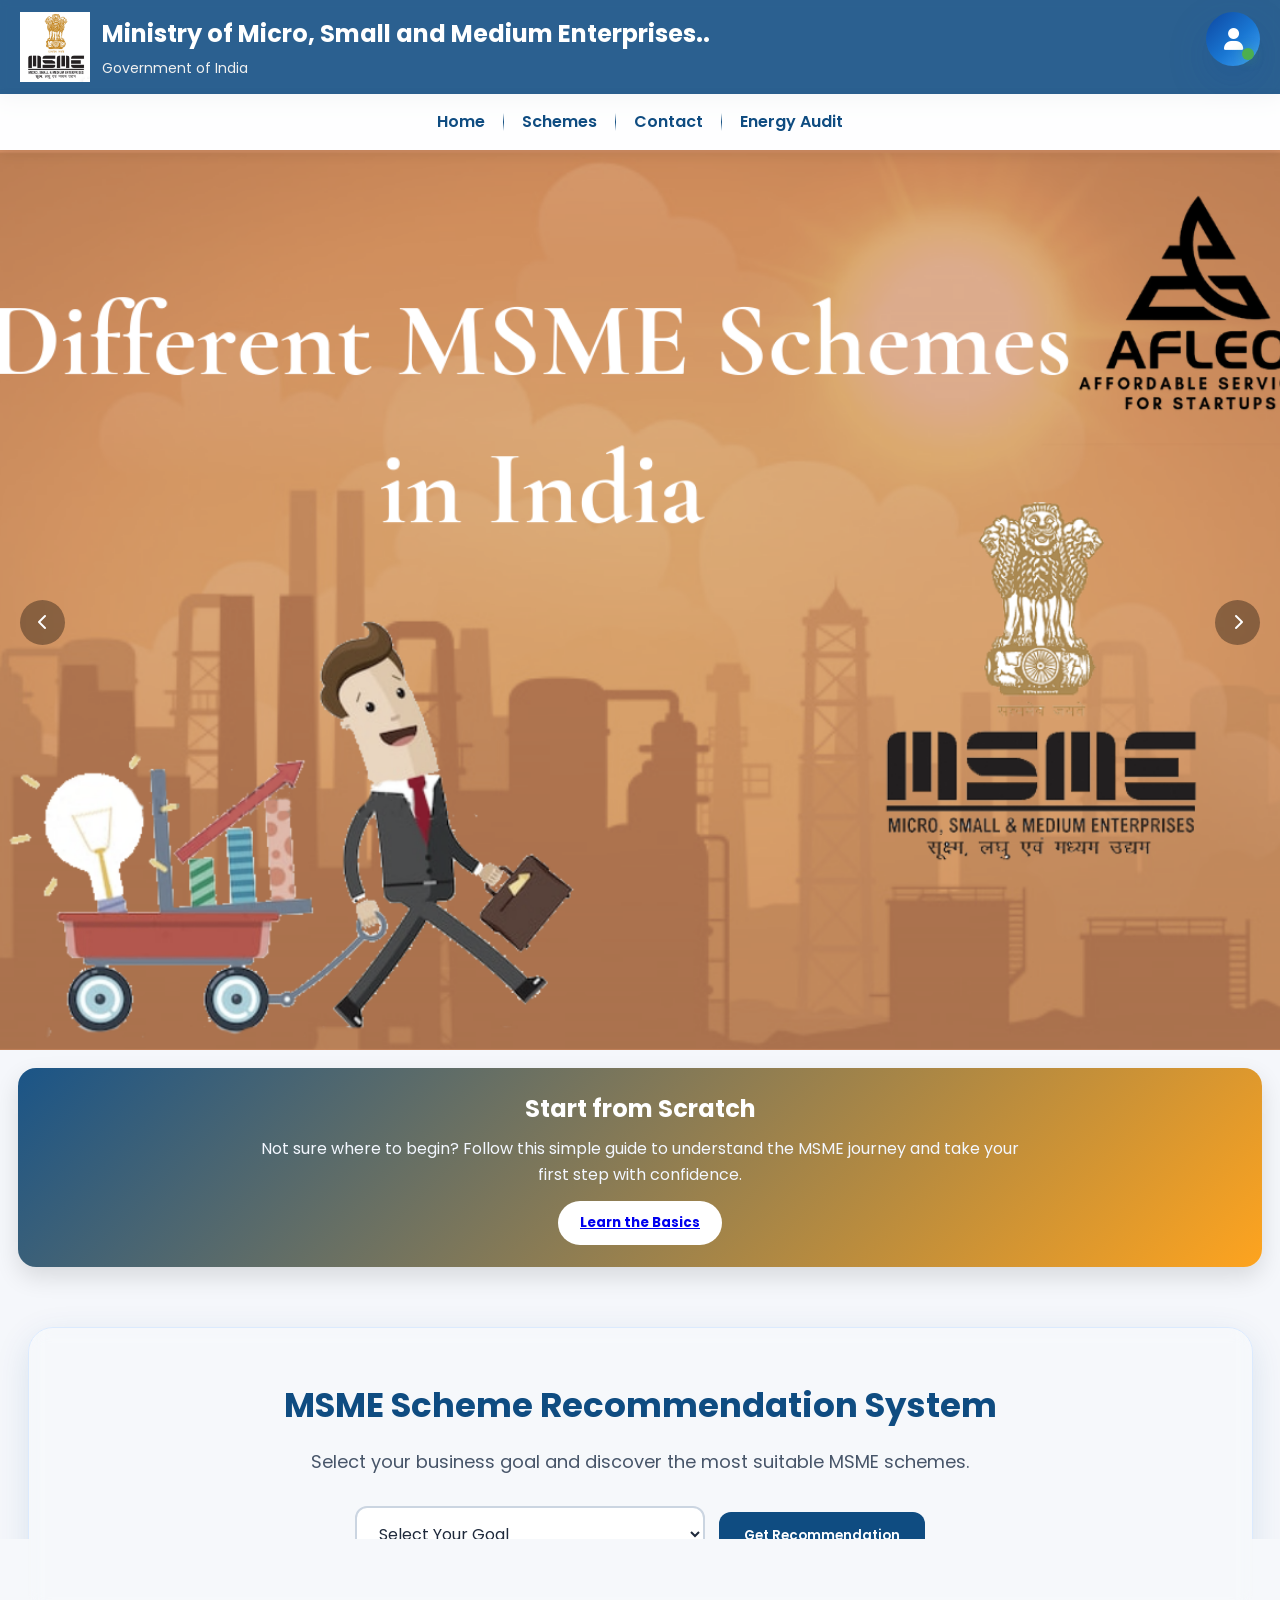
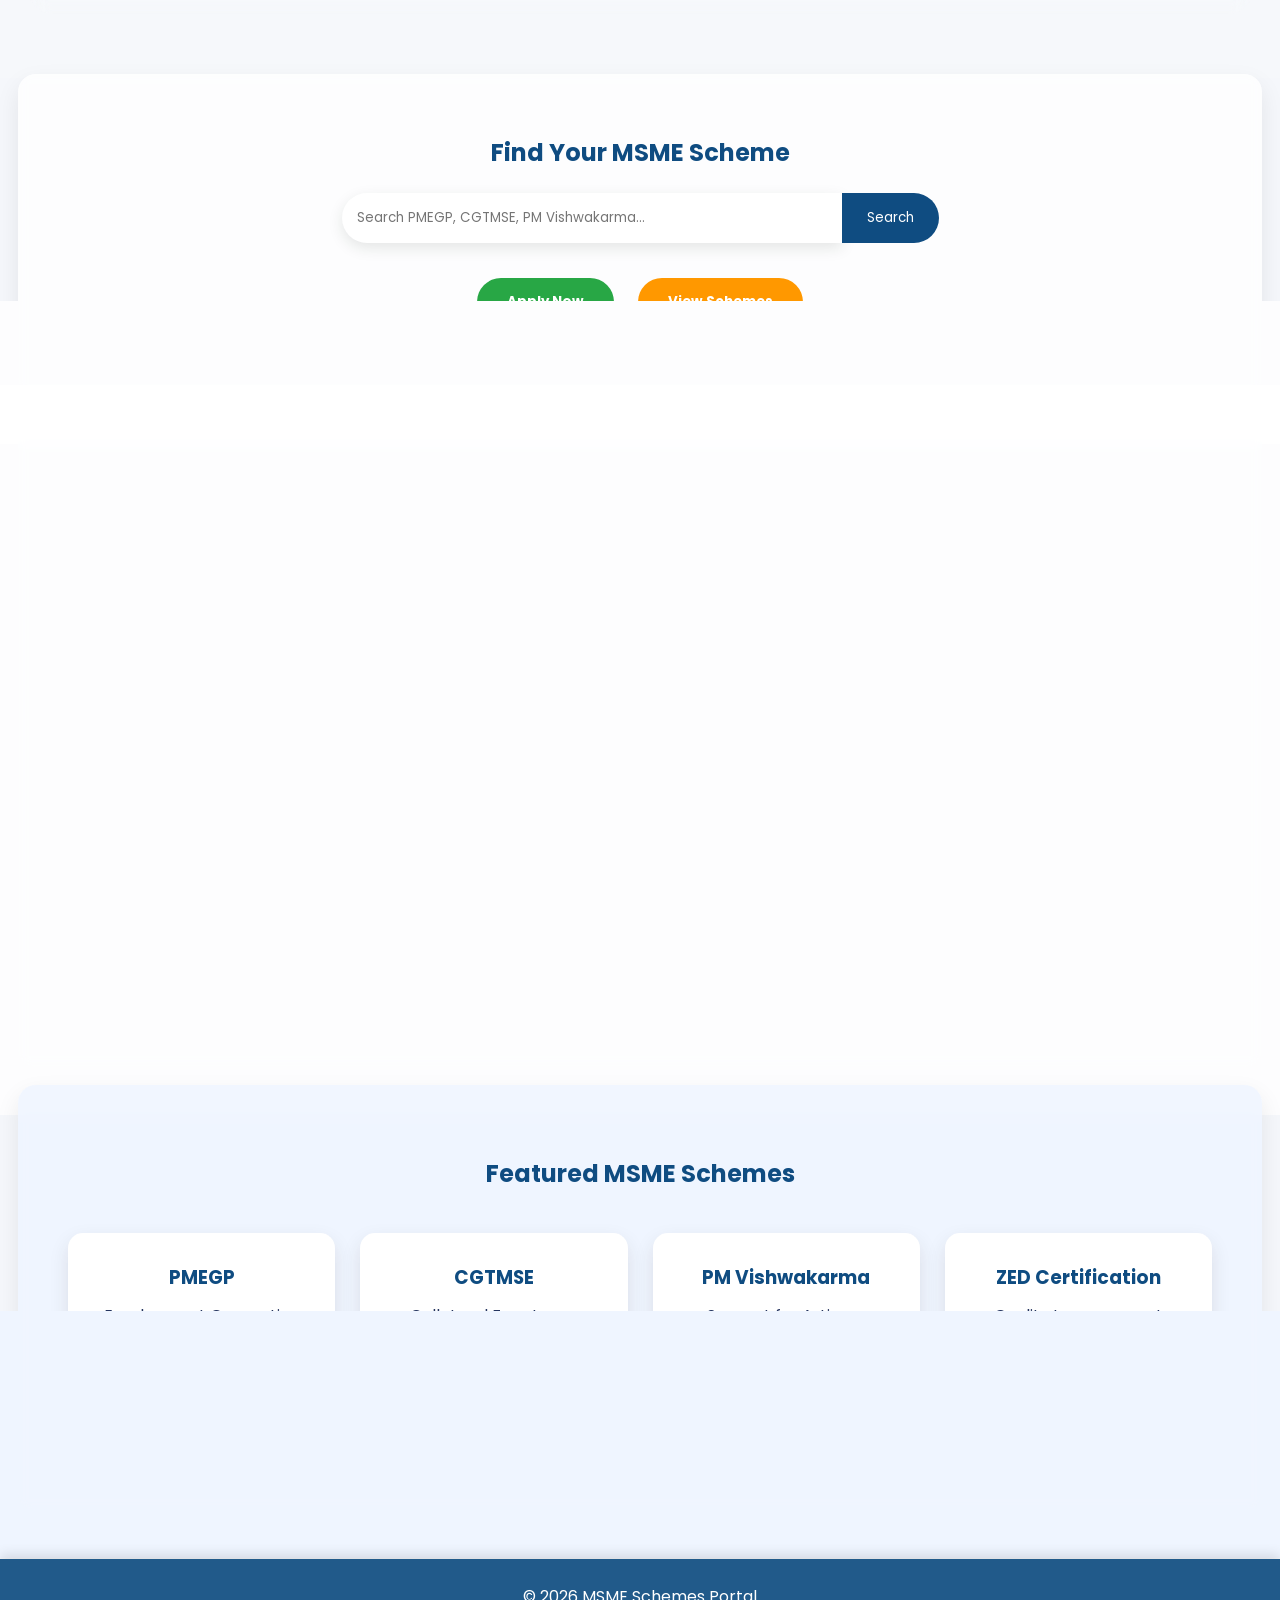
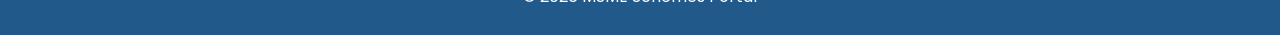
<file: index.html>
<!DOCTYPE html>
<html lang="en">
<head>
<meta charset="UTF-8">
<meta name="viewport" content="width=device-width, initial-scale=1.0">

<title>MSME Schemes Portal</title>

<link rel="stylesheet" href="style.css">

<link
rel="stylesheet"
href="https://cdnjs.cloudflare.com/ajax/libs/font-awesome/6.5.1/css/all.min.css"
/>
<link href="https://fonts.googleapis.com/css2?family=Poppins:wght@300;400;500;600;700&display=swap" rel="stylesheet">
</head>
<body>

<!-- NAVBAR -->

<header>

<div class="header-top">

<div class="logo-container">

    <img src="msme4.jpg" alt="MSME Logo" class="logo-img">

    <div class="divider"></div>

    <div class="title-section">
        <h1>Ministry of Micro, Small and Medium Enterprises..</h1>
        <p>Government of India</p>
    </div>

</div>

<div class="header-actions">
    <button class="user-icon-btn" aria-label="Open Dashboard" onclick="window.location.href='/dashboard'">
        <i class="fa-solid fa-user"></i>
        <span class="online-dot"></span>
    </button>
</div>

</header>

<nav>
    <ul>
        <li><a href="index.html">Home</a></li>
        <li><a href="schemes.html">Schemes</a></li>
        <li><a href="#">Contact</a></li>
        <li><a href="#">Energy Audit</a></li>
    </ul>
</nav>

<div class="auth-modal" id="authModal" aria-hidden="true">
    <div class="auth-modal-card">
        <button class="close-modal" id="closeModal" type="button" aria-label="Close">&times;</button>
        <h3 id="authModalTitle">Create Account</h3>
        <p id="authModalText">Enter your details to register.</p>
        <form id="authForm" novalidate>
            <input id="authName" type="text" placeholder="Enter username" />
            <input id="authEmail" type="email" placeholder="Enter verification email" required />
            <input id="authPassword" type="password" placeholder="Enter password" required />
            <input id="authConfirm" type="password" placeholder="Confirm password" />
            <button type="submit" class="submit-btn" id="authSubmitBtn">Register</button>
        </form>
    </div>
</div>

<!-- HERO SECTION -->

<section class="hero">

<div class="slide">
<img src="sh1.png" alt="">
</div>

<div class="slide">
<img src="sh2.jpg" alt="">
</div>

<div class="slide">
<img src="sh3.png" alt="">
</div>

<div class="slide">
    <img src="sh4.jpg" alt="Hero 3">
</div>
<div class="slide">
    <img src="sh5.jpg" alt="Hero 4">
</div>
<div class="slide">
    <img src="sh6.jpg" alt="Hero 4">
</div>
<div class="slide">
    <img src="sh7.jpg" alt="Hero 5">
</div>
<div class="slide">
    <img src="sh8.jpg" alt="Hero 6">
</div>

<div class="hero-controls">
    <button class="hero-arrow prev"><i class="fa-solid fa-chevron-left"></i></button>
    <button class="hero-arrow next"><i class="fa-solid fa-chevron-right"></i></button>
</div>

</section>

<section class="guide-banner">
    <div class="guide-content">
        <h3>Start from Scratch</h3>
        <p>Not sure where to begin? Follow this simple guide to understand the MSME journey and take your first step with confidence.</p>
        <button class="guide-btn" type="button"><a href="learnbasics.html">Learn the Basics</a></button>
        
    </div>
</section>

<!-- MSME Scheme Advisor -->

<section class="scheme-advisor">

<h2>MSME Scheme Recommendation System</h2>

<p>
Select your business goal and discover the most suitable MSME schemes.
</p>

<select id="goalSelect">

<option value="">
Select Your Goal
</option>

<option value="loan">
Need Loan / Financial Support
</option>

<option value="startup">
Start a New Business
</option>

<option value="artisan">
Artisan / Traditional Work
</option>

<option value="training">
Skill Development
</option>

<option value="export">
Export Support
</option>

<option value="quality">
Quality Certification
</option>

<option value="scst">
SC/ST Entrepreneur
</option>

<option value="cluster">
Cluster Development
</option>

<option value="growth">
Business Expansion
</option>

</select>

<button onclick="recommendScheme()">
Get Recommendation
</button>

<div id="recommendationBox">

</div>

</section>

<!-- SEARCH BAR -->

<section class="search-section">

<h2>Find Your MSME Scheme</h2>

<div class="search-box">

<input
type="text"
placeholder="Search PMEGP, CGTMSE, PM Vishwakarma..."
>

<button>
Search
</button>

</div>

<div class="action-buttons">

<button class="apply-btn">
Apply Now
</button>

<button class="view-btn">
View Schemes
</button>

</div>

</section>

<!-- CATEGORIES -->

<section class="categories">

<h2>Popular Categories</h2>


<div class="category-container">

<div class="card">
<i class="fa-solid fa-money-bill"></i>
<h3>Loan & Finance</h3>
</div>

<div class="card">
<i class="fa-solid fa-building"></i>
<h3>Infrastructure</h3>
</div>

<div class="card">
<i class="fa-solid fa-graduation-cap"></i>
<h3>Skill Development</h3>
</div>

<div class="card">
<i class="fa-solid fa-lightbulb"></i>
<h3>Innovation</h3>
</div>

<div class="card">
<i class="fa-solid fa-globe"></i>
<h3>Export Support</h3>
</div>

<div class="card">
<i class="fa-solid fa-screwdriver-wrench"></i>
<h3>Artisans</h3>
</div>

<div class="card">
<i class="fa-solid fa-hands-helping"></i>
<h3>Special Support & Inclusion</h3>
</div>

</div>

</section>

<!-- FEATURED SCHEMES -->

<section class="featured">

<h2>Featured MSME Schemes</h2>

<div class="scheme-container">

<div class="scheme-card">
<h3>PMEGP</h3>
<p>Employment Generation Scheme</p>
<button>View Details</button>
</div>

<div class="scheme-card">
<h3>CGTMSE</h3>
<p>Collateral Free Loans</p>
<button>View Details</button>
</div>

<div class="scheme-card">
<h3>PM Vishwakarma</h3>
<p>Support for Artisans</p>
<button>View Details</button>
</div>

<div class="scheme-card">
<h3>ZED Certification</h3>
<p>Quality Improvement</p>
<button>View Details</button>
</div>

</div>

</section>


<footer>
<p>© 2026 MSME Schemes Portal</p>
</footer>

<script src="script.js"></script>

</body>
</html>
</file>
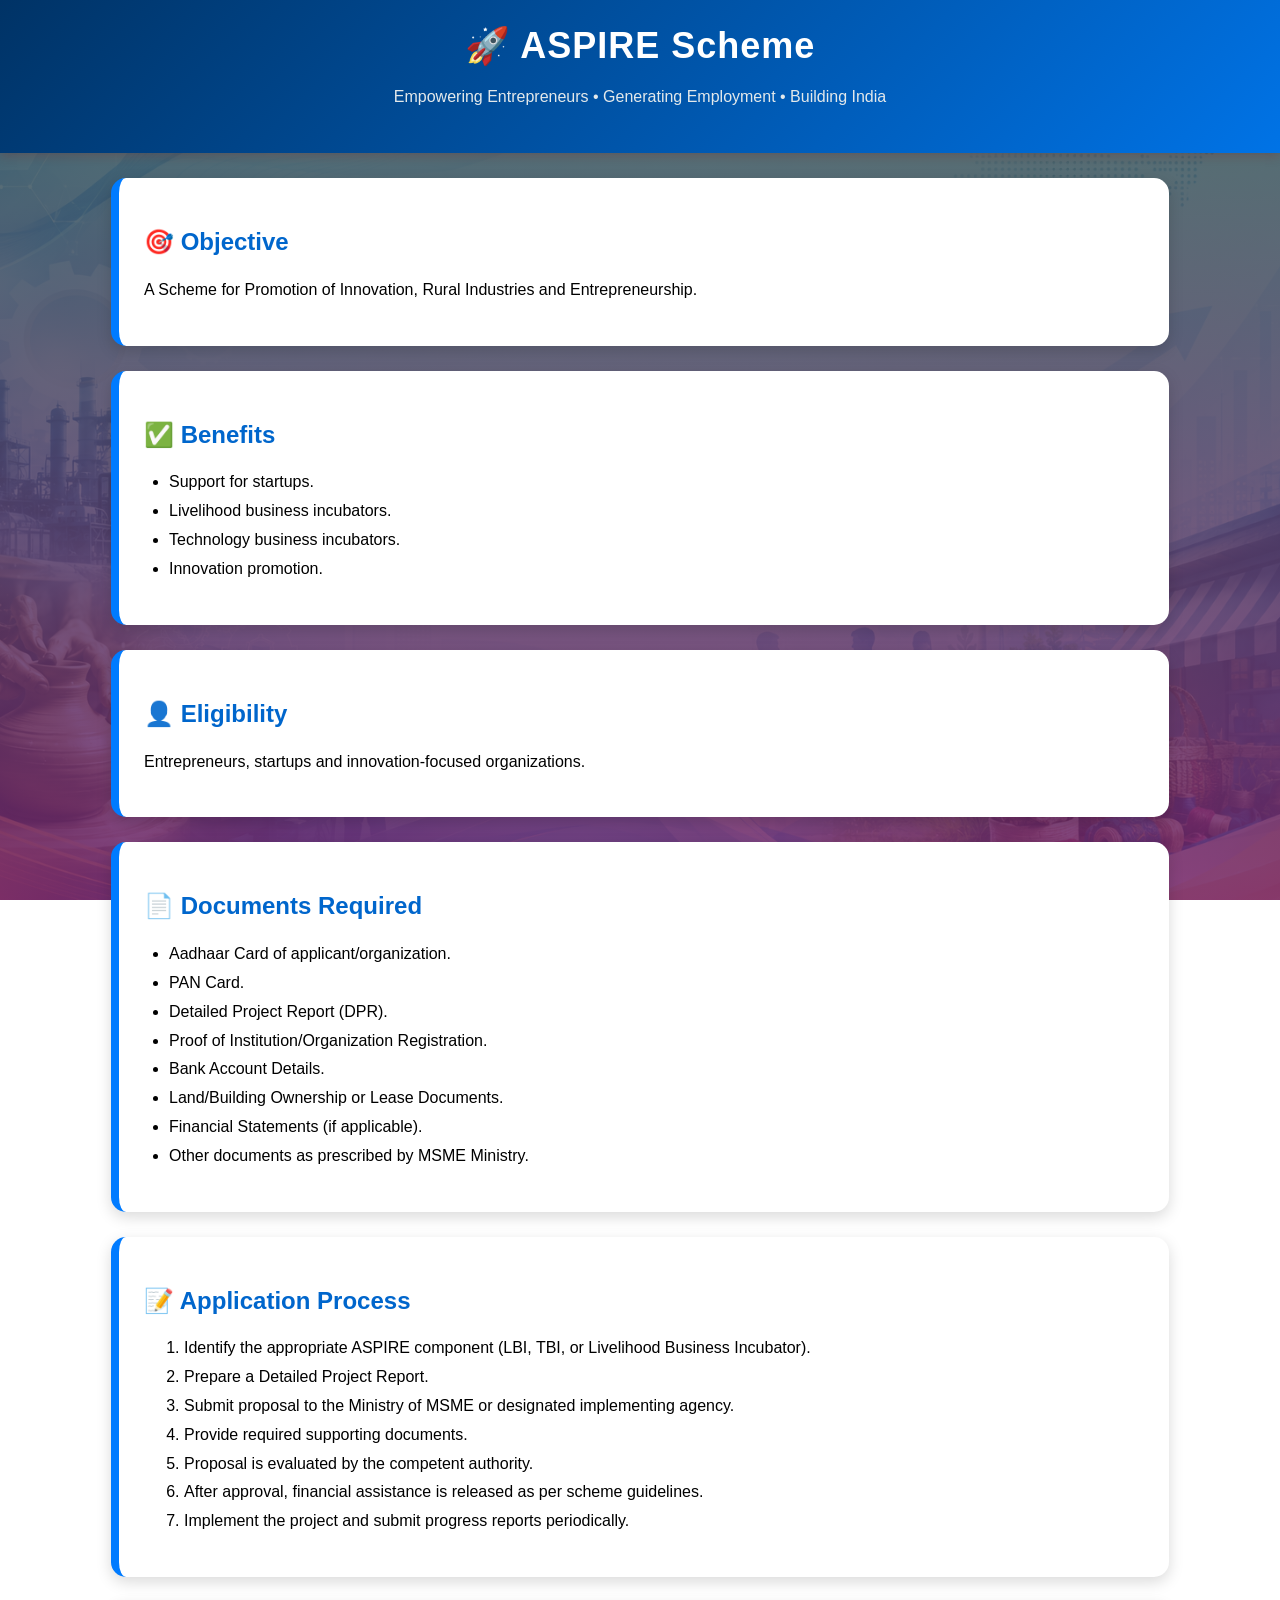
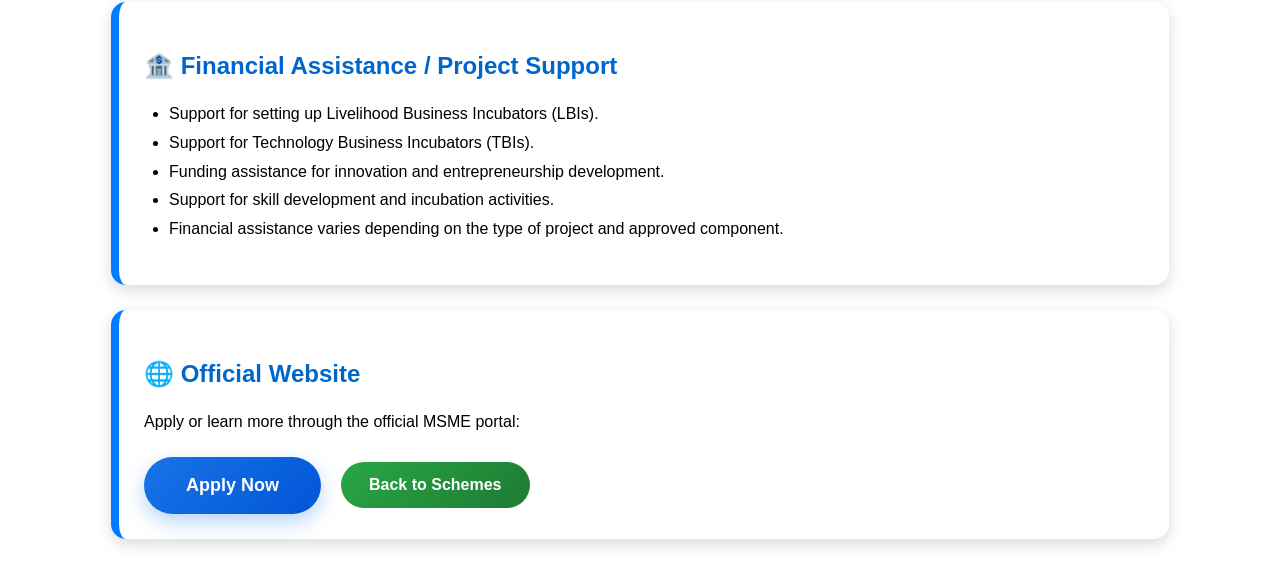
<file: aspire.html>
<!DOCTYPE html>
<html lang="en">
<head>
<meta charset="UTF-8">
<meta name="viewport" content="width=device-width, initial-scale=1.0">

<title>PMEGP Scheme</title>

<style>

body{
   margin:0;
    font-family:Arial, sans-serif;

    background-image:
    linear-gradient(
    rgba(44, 95, 91, 0.85),
    rgba(115, 37, 110, 0.85)),
    url("image1.png");

    background-size:cover;
    background-position:center;
    background-attachment:fixed;
}

.header{
    background:#003366;
    color:white;
    text-align:center;
    padding:20px;
}

.container{
    flex:1;
    width:85%;
    max-width:1000px;
    margin:30px auto;
    background:white;
    padding:30px;
    border-radius:15px;
    box-shadow:0px 5px 15px rgba(0,0,0,0.2);
    border-left:8px solid #007bff;
}

h1{
    color:#003366;
    text-align:center;
}

h2{
    color:#0066cc;
    margin-top:25px;
}

p,li{
    line-height:1.8;
}

ul{
    padding-left:25px;
}

.btn{
    display:inline-block;
    background:linear-gradient(135deg,#007bff,#0056b3);
    color:white;
    text-decoration:none;
    padding:14px 28px;
    border-radius:30px;
    font-weight:bold;
    transition:0.3s;
}

.btn:hover{
    transform:scale(1.05);
}

.back{
    background:linear-gradient(135deg,#28a745,#1f7a33);
}

.back:hover{
    background:#1f7a33;
}

.header{
    background: linear-gradient(135deg,#003366,#0073e6);
    color:rgb(227, 233, 235);
    text-align:center;
    padding:25px;
    box-shadow:0px 3px 10px rgba(117, 43, 43, 0.3);
}

.header h1{
    color:white;
    font-size:36px;
    letter-spacing:1px;
    margin:0;
}

.container{
    width:85%;
    max-width:1000px;
    margin:25px auto;
    background:white;
    padding:25px;
    border-radius:15px;
    box-shadow:0px 5px 15px rgba(0,0,0,0.15);
    border-left:8px solid #007bff;
    transition:0.3s;
}

.container:hover{
    transform:translateY(-5px);
}

.section-title{
    display:flex;
    align-items:center;
    gap:12px;
    color:#0066cc;
}

.section-title img{
    width:40px;
    height:40px;
}

/* Apply Button Style */

.apply-btn{
    background:linear-gradient(135deg,#1a73e8,#0056d6);
    color:white;
    border:none;
    padding:18px 42px;
    border-radius:40px;
    font-size:18px;
    font-weight:700;
    cursor:pointer;
    transition:0.3s;
    box-shadow:0 8px 20px rgba(26,115,232,0.3);
}

.apply-btn:hover{
    transform:translateY(-3px);
    box-shadow:0 12px 25px rgba(26,115,232,0.4);
}

.button-group{
    display:flex;
    align-items:center;
    gap:20px;
    margin-top:20px;
    flex-wrap:wrap;
}

</style>
</head>
<div class="header">
    <h1>🚀 ASPIRE Scheme</h1>
    <p>Empowering Entrepreneurs • Generating Employment • Building India</p>
</div>
<div class="container">
<h2>🎯 Objective</h2>
<p>
A Scheme for Promotion of Innovation, Rural Industries and Entrepreneurship.
</p>
</div>
<div class="container">
<h2>✅ Benefits</h2>
<ul>
<li>Support for startups.</li>
<li>Livelihood business incubators.</li>
<li>Technology business incubators.</li>
<li>Innovation promotion.</li>
</ul>
</div>
<div class="container">
<h2>👤 Eligibility</h2>
<p>
Entrepreneurs, startups and innovation-focused organizations.
</p>
</div>
<div class="container">
<h2>📄 Documents Required</h2>

<ul>
<li>Aadhaar Card of applicant/organization.</li>

<li>PAN Card.</li>

<li>Detailed Project Report (DPR).</li>

<li>Proof of Institution/Organization Registration.</li>

<li>Bank Account Details.</li>

<li>Land/Building Ownership or Lease Documents.</li>

<li>Financial Statements (if applicable).</li>

<li>Other documents as prescribed by MSME Ministry.</li>
</ul>
</div>
<div class="container">
<h2>📝 Application Process</h2>

<ol>
<li>Identify the appropriate ASPIRE component (LBI, TBI, or Livelihood Business Incubator).</li>

<li>Prepare a Detailed Project Report.</li>

<li>Submit proposal to the Ministry of MSME or designated implementing agency.</li>

<li>Provide required supporting documents.</li>

<li>Proposal is evaluated by the competent authority.</li>

<li>After approval, financial assistance is released as per scheme guidelines.</li>

<li>Implement the project and submit progress reports periodically.</li>
</ol>
</div>
<div class="container">
<h2>🏦 Financial Assistance / Project Support</h2>

<ul>
<li>Support for setting up Livelihood Business Incubators (LBIs).</li>

<li>Support for Technology Business Incubators (TBIs).</li>

<li>Funding assistance for innovation and entrepreneurship development.</li>

<li>Support for skill development and incubation activities.</li>

<li>Financial assistance varies depending on the type of project and approved component.</li>
</ul>
</div>
<div class="container">
<h2>🌐 Official Website</h2>

<p>
Apply or learn more through the official MSME portal:
</p>

<div class="button-group">

<button
class="apply-btn"
onclick="applyScheme('aspire','https://msme.gov.in/')">
Apply Now
</button>

<a href="schemes.html" class="btn back">
Back to Schemes
</a>

</div>
</div>
</body>
<script>
async function applyScheme(schemeName, officialUrl){

    // Open official website immediately
    window.open(officialUrl, "_blank");

    try{

        const response = await fetch('/apply-scheme',{
            method:'POST',
            headers:{
                'Content-Type':'application/json'
            },
            body:JSON.stringify({
                scheme_name: schemeName
            })
        });

        const result = await response.json();

        alert(result.message);

    }
    catch(error){

        alert("Email/Application recording failed");

    }
}
</script>
</html>
</file>
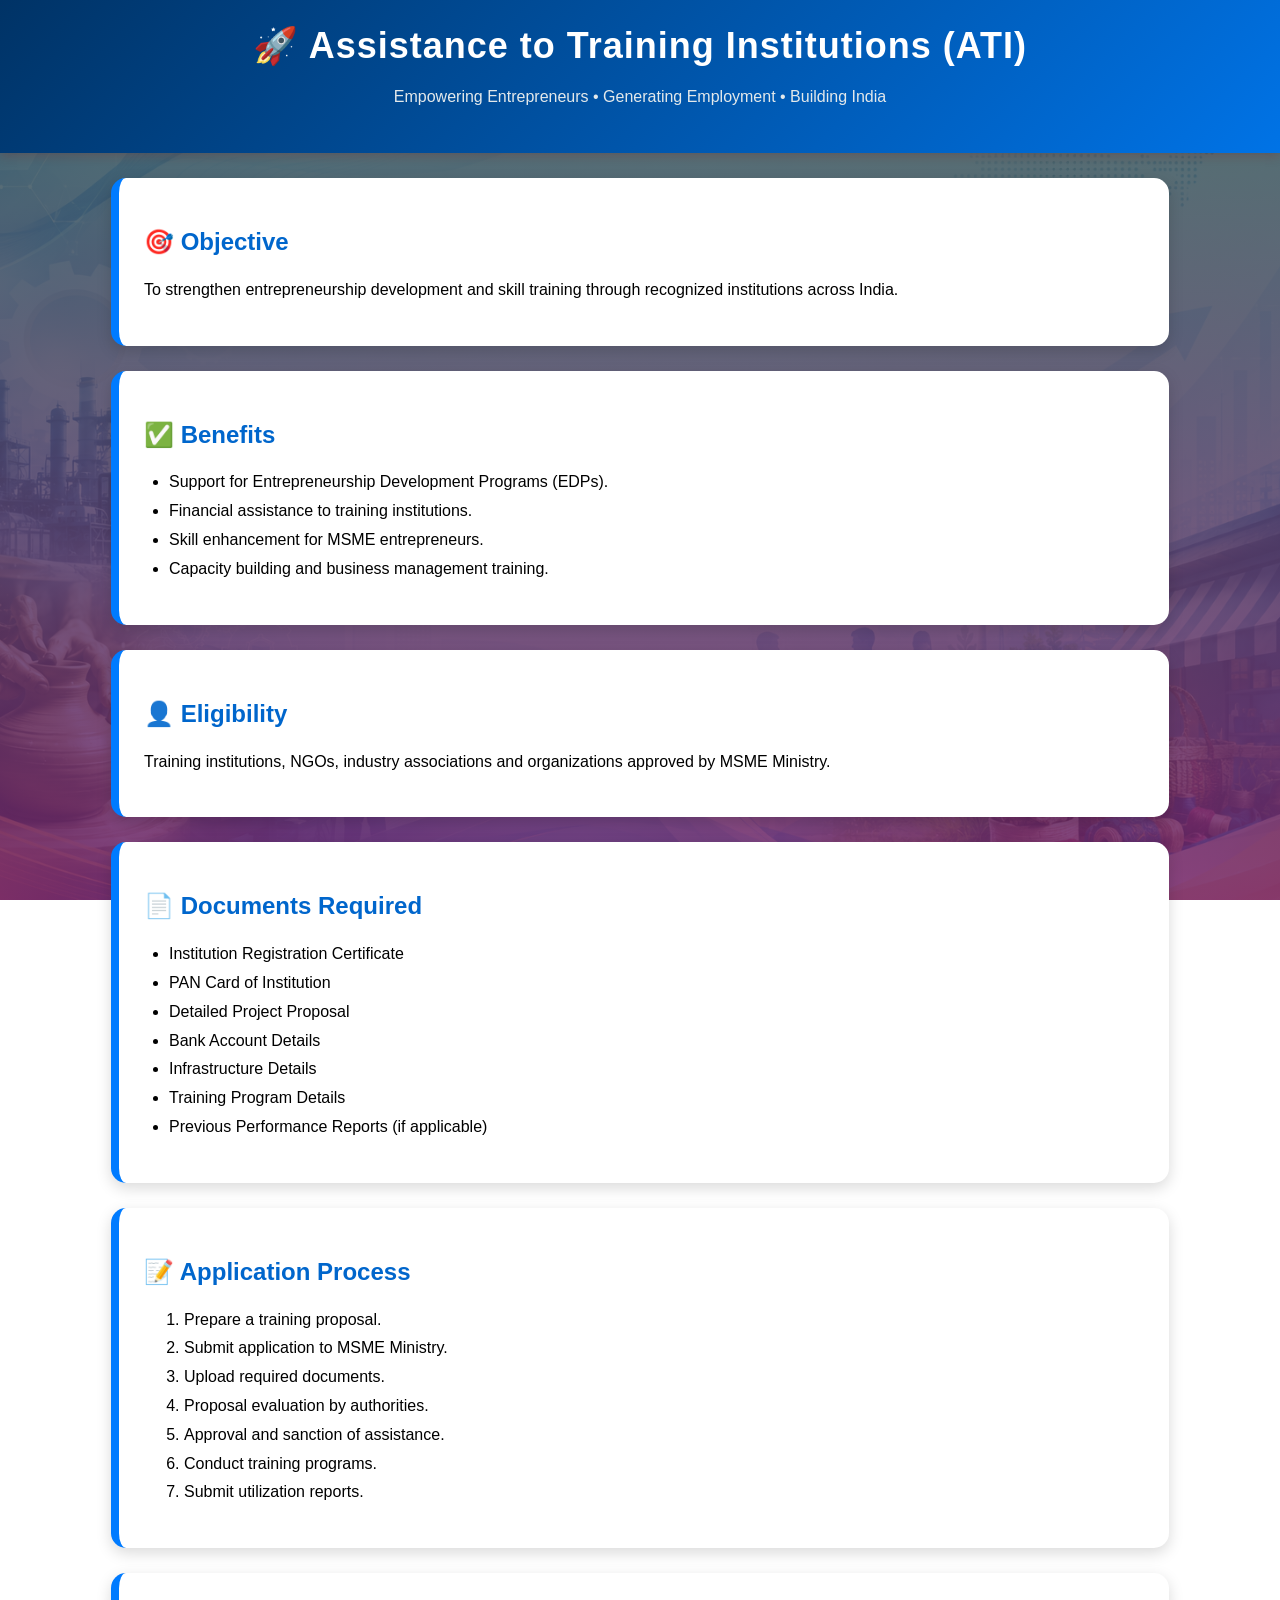
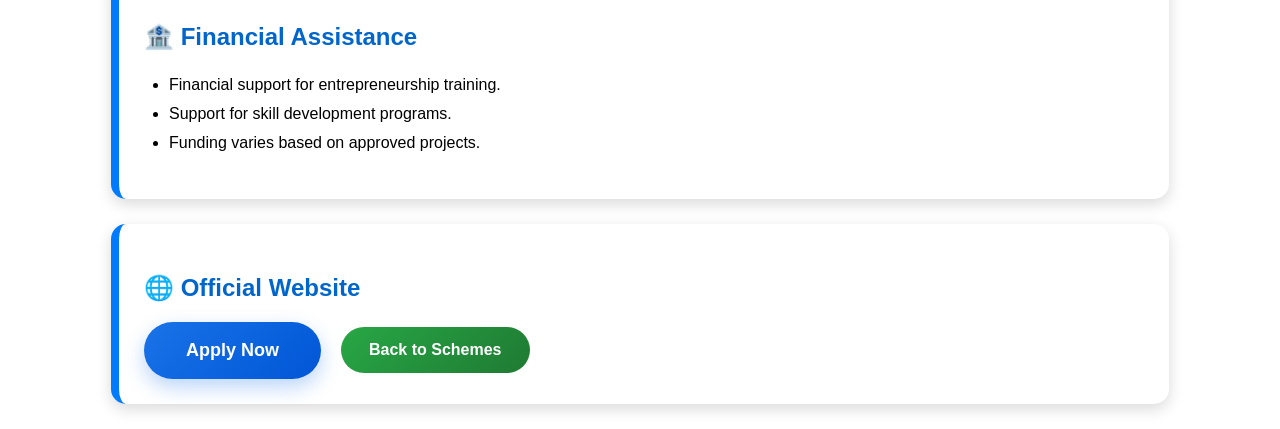
<file: ati.html>
<!DOCTYPE html>
<html lang="en">
<head>
<meta charset="UTF-8">
<meta name="viewport" content="width=device-width, initial-scale=1.0">

<title>PMEGP Scheme</title>

<style>

body{
   margin:0;
    font-family:Arial, sans-serif;

    background-image:
    linear-gradient(
    rgba(44, 95, 91, 0.85),
    rgba(115, 37, 110, 0.85)),
    url("image1.png");

    background-size:cover;
    background-position:center;
    background-attachment:fixed;
}

.header{
    background:#003366;
    color:white;
    text-align:center;
    padding:20px;
}

.container{
    flex:1;
    width:85%;
    max-width:1000px;
    margin:30px auto;
    background:white;
    padding:30px;
    border-radius:15px;
    box-shadow:0px 5px 15px rgba(0,0,0,0.2);
    border-left:8px solid #007bff;
}

h1{
    color:#003366;
    text-align:center;
}

h2{
    color:#0066cc;
    margin-top:25px;
}

p,li{
    line-height:1.8;
}

ul{
    padding-left:25px;
}

.btn{
    display:inline-block;
    background:linear-gradient(135deg,#007bff,#0056b3);
    color:white;
    text-decoration:none;
    padding:14px 28px;
    border-radius:30px;
    font-weight:bold;
    transition:0.3s;
}

.btn:hover{
    transform:scale(1.05);
}

.back{
    background:linear-gradient(135deg,#28a745,#1f7a33);
}

.back:hover{
    background:#1f7a33;
}

.header{
    background: linear-gradient(135deg,#003366,#0073e6);
    color:rgb(227, 233, 235);
    text-align:center;
    padding:25px;
    box-shadow:0px 3px 10px rgba(117, 43, 43, 0.3);
}

.header h1{
    color:white;
    font-size:36px;
    letter-spacing:1px;
    margin:0;
}

.container{
    width:85%;
    max-width:1000px;
    margin:25px auto;
    background:white;
    padding:25px;
    border-radius:15px;
    box-shadow:0px 5px 15px rgba(0,0,0,0.15);
    border-left:8px solid #007bff;
    transition:0.3s;
}

.container:hover{
    transform:translateY(-5px);
}

.section-title{
    display:flex;
    align-items:center;
    gap:12px;
    color:#0066cc;
}

.section-title img{
    width:40px;
    height:40px;
}

/* Apply Button Style */

.apply-btn{
    background:linear-gradient(135deg,#1a73e8,#0056d6);
    color:white;
    border:none;
    padding:18px 42px;
    border-radius:40px;
    font-size:18px;
    font-weight:700;
    cursor:pointer;
    transition:0.3s;
    box-shadow:0 8px 20px rgba(26,115,232,0.3);
}

.apply-btn:hover{
    transform:translateY(-3px);
    box-shadow:0 12px 25px rgba(26,115,232,0.4);
}

.button-group{
    display:flex;
    align-items:center;
    gap:20px;
    margin-top:20px;
    flex-wrap:wrap;
}
</style>
</head>
<div class="header">
    <h1>🚀 Assistance to Training Institutions (ATI)</h1>
    <p>Empowering Entrepreneurs • Generating Employment • Building India</p>
</div>
<div class="container">
<h2>🎯 Objective</h2>
<p>
To strengthen entrepreneurship development and skill training through
recognized institutions across India.
</p>
</div>

<div class="container">
<h2>✅ Benefits</h2>
<ul>
<li>Support for Entrepreneurship Development Programs (EDPs).</li>
<li>Financial assistance to training institutions.</li>
<li>Skill enhancement for MSME entrepreneurs.</li>
<li>Capacity building and business management training.</li>
</ul>
</div>
<div class="container">
<h2>👤 Eligibility</h2>
<p>
Training institutions, NGOs, industry associations and organizations approved by MSME Ministry.
</p>
</div>
<div class="container">
<h2>📄 Documents Required</h2>

<ul>
<li>Institution Registration Certificate</li>
<li>PAN Card of Institution</li>
<li>Detailed Project Proposal</li>
<li>Bank Account Details</li>
<li>Infrastructure Details</li>
<li>Training Program Details</li>
<li>Previous Performance Reports (if applicable)</li>
</ul>
</div>

<div class="container">
<h2>📝 Application Process</h2>

<ol>
<li>Prepare a training proposal.</li>
<li>Submit application to MSME Ministry.</li>
<li>Upload required documents.</li>
<li>Proposal evaluation by authorities.</li>
<li>Approval and sanction of assistance.</li>
<li>Conduct training programs.</li>
<li>Submit utilization reports.</li>
</ol>
</div>

<div class="container">
<h2>🏦 Financial Assistance</h2>

<ul>
<li>Financial support for entrepreneurship training.</li>
<li>Support for skill development programs.</li>
<li>Funding varies based on approved projects.</li>
</ul>
</div>

<div class="container">
<h2>🌐 Official Website</h2>

<div class="button-group">

<button
class="apply-btn"
onclick="applyScheme('ATI','https://ati.msme.gov.in/ATI/home.aspx')">
Apply Now
</button>

<a href="schemes.html" class="btn back">
Back to Schemes
</a>
</div>
</body>
<script>
async function applyScheme(schemeName, officialUrl){

    // Open official website immediately
    window.open(officialUrl, "_blank");

    try{

        const response = await fetch('/apply-scheme',{
            method:'POST',
            headers:{
                'Content-Type':'application/json'
            },
            body:JSON.stringify({
                scheme_name: schemeName
            })
        });

        const result = await response.json();

        alert(result.message);

    }
    catch(error){

        alert("Email/Application recording failed");

    }
}
</script>
</html>
</file>
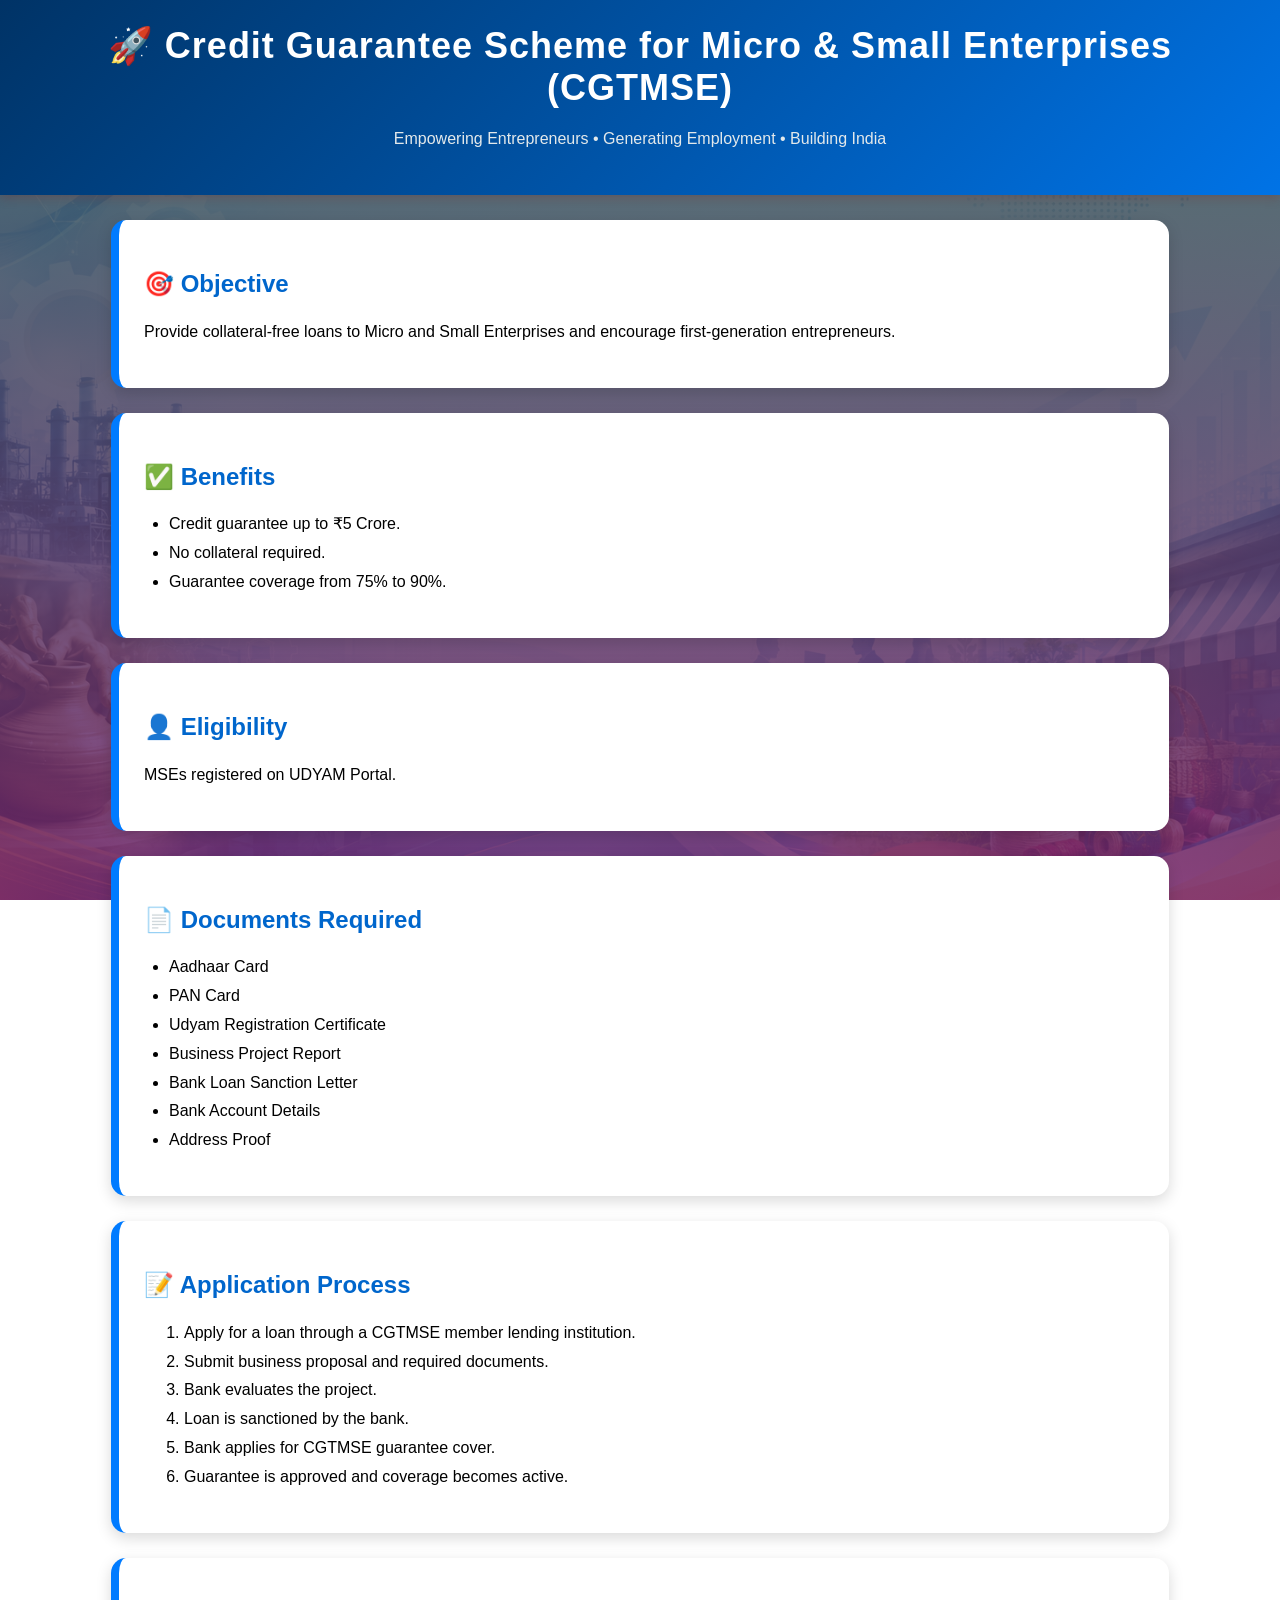
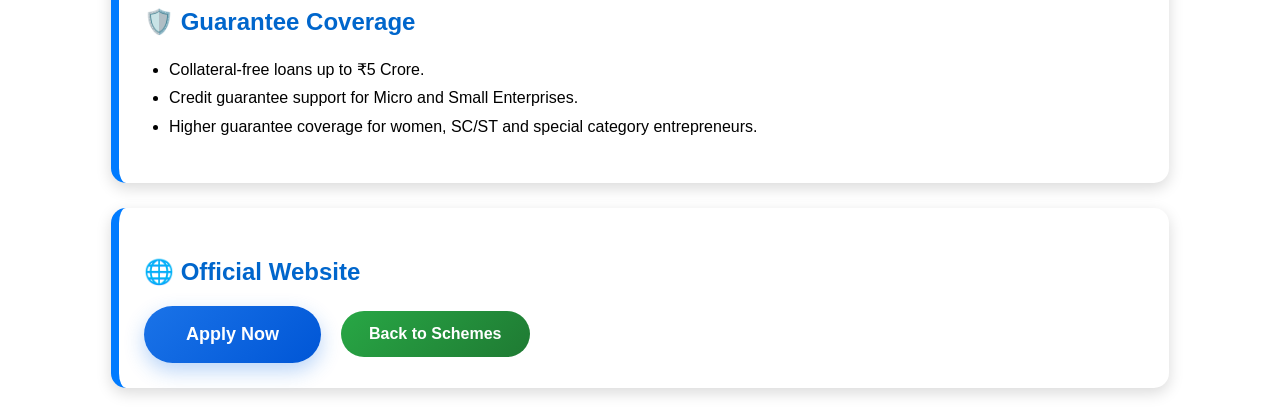
<file: cgtmse.html>
<!DOCTYPE html>
<html lang="en">
<head>
<meta charset="UTF-8">
<meta name="viewport" content="width=device-width, initial-scale=1.0">

<title>PMEGP Scheme</title>

<style>

body{
    margin:0;
    font-family:Arial, sans-serif;

    background-image:
    linear-gradient(
    rgba(44, 95, 91, 0.85),
    rgba(115, 37, 110, 0.85)),
    url("image1.png");

    background-size:cover;
    background-position:center;
    background-attachment:fixed;
}

.header{
    background:#003366;
    color:white;
    text-align:center;
    padding:20px;
}

.container{
    flex:1;
    width:85%;
    max-width:1000px;
    margin:30px auto;
    background:white;
    padding:30px;
    border-radius:15px;
    box-shadow:0px 5px 15px rgba(0,0,0,0.2);
    border-left:8px solid #007bff;
}

h1{
    color:#003366;
    text-align:center;
}

h2{
    color:#0066cc;
    margin-top:25px;
}

p,li{
    line-height:1.8;
}

ul{
    padding-left:25px;
}

.btn{
    display:inline-block;
    background:linear-gradient(135deg,#007bff,#0056b3);
    color:white;
    text-decoration:none;
    padding:14px 28px;
    border-radius:30px;
    font-weight:bold;
    transition:0.3s;
}

.btn:hover{
    transform:scale(1.05);
}

.back{
    background:linear-gradient(135deg,#28a745,#1f7a33);
}

.back:hover{
    background:#1f7a33;
}

.header{
    background: linear-gradient(135deg,#003366,#0073e6);
    color:rgb(227, 233, 235);
    text-align:center;
    padding:25px;
    box-shadow:0px 3px 10px rgba(117, 43, 43, 0.3);
}

.header h1{
    color:white;
    font-size:36px;
    letter-spacing:1px;
    margin:0;
}

.container{
    width:85%;
    max-width:1000px;
    margin:25px auto;
    background:white;
    padding:25px;
    border-radius:15px;
    box-shadow:0px 5px 15px rgba(0,0,0,0.15);
    border-left:8px solid #007bff;
    transition:0.3s;
}

.container:hover{
    transform:translateY(-5px);
}

.section-title{
    display:flex;
    align-items:center;
    gap:12px;
    color:#0066cc;
}

.section-title img{
    width:40px;
    height:40px;
}

/* Apply Button Style */

.apply-btn{
    background:linear-gradient(135deg,#1a73e8,#0056d6);
    color:white;
    border:none;
    padding:18px 42px;
    border-radius:40px;
    font-size:18px;
    font-weight:700;
    cursor:pointer;
    transition:0.3s;
    box-shadow:0 8px 20px rgba(26,115,232,0.3);
}

.apply-btn:hover{
    transform:translateY(-3px);
    box-shadow:0 12px 25px rgba(26,115,232,0.4);
}

.button-group{
    display:flex;
    align-items:center;
    gap:20px;
    margin-top:20px;
    flex-wrap:wrap;
}

</style>
</head>

<body>

<div class="header">
<h1>🚀 Credit Guarantee Scheme for Micro & Small Enterprises (CGTMSE)</h1>
 <p>Empowering Entrepreneurs • Generating Employment • Building India</p>
</div>
<div class="container">
<h2>🎯 Objective</h2>
<p>
Provide collateral-free loans to Micro and Small Enterprises and encourage first-generation entrepreneurs.
</p>
</div>
<div class="container">
<h2>✅ Benefits</h2>
<ul>
<li>Credit guarantee up to ₹5 Crore.</li>
<li>No collateral required.</li>
<li>Guarantee coverage from 75% to 90%.</li>
</ul>
</div>
<div class="container">
<h2>👤 Eligibility</h2>
<p>MSEs registered on UDYAM Portal.</p>
</div>
<div class="container">
<h2>📄 Documents Required</h2>

<ul>
<li>Aadhaar Card</li>
<li>PAN Card</li>
<li>Udyam Registration Certificate</li>
<li>Business Project Report</li>
<li>Bank Loan Sanction Letter</li>
<li>Bank Account Details</li>
<li>Address Proof</li>
</ul>
</div>
<div class="container">
<h2>📝 Application Process</h2>

<ol>
<li>Apply for a loan through a CGTMSE member lending institution.</li>
<li>Submit business proposal and required documents.</li>
<li>Bank evaluates the project.</li>
<li>Loan is sanctioned by the bank.</li>
<li>Bank applies for CGTMSE guarantee cover.</li>
<li>Guarantee is approved and coverage becomes active.</li>
</ol>
</div>
<div class="container">
<h2>🛡️ Guarantee Coverage</h2>

<ul>
<li>Collateral-free loans up to ₹5 Crore.</li>
<li>Credit guarantee support for Micro and Small Enterprises.</li>
<li>Higher guarantee coverage for women, SC/ST and special category entrepreneurs.</li>
</ul>
</div>
<div class="container">
<h2>🌐 Official Website</h2>

<div class="button-group">

<button
class="apply-btn"
onclick="applyScheme('CGTMSE','https://www.cgtmse.in/')">
Apply Now
</button>

<a href="schemes.html" class="btn back">
Back to Schemes
</a>

</div>
</div>
</div>
<script>
async function applyScheme(schemeName, officialUrl){

    // Open official website immediately
    window.open(officialUrl, "_blank");

    try{

        const response = await fetch('/apply-scheme',{
            method:'POST',
            headers:{
                'Content-Type':'application/json'
            },
            body:JSON.stringify({
                scheme_name: schemeName
            })
        });

        const result = await response.json();

        alert(result.message);

    }
    catch(error){

        alert("Email/Application recording failed");

    }
}
</script>
</body>
</html>
</file>
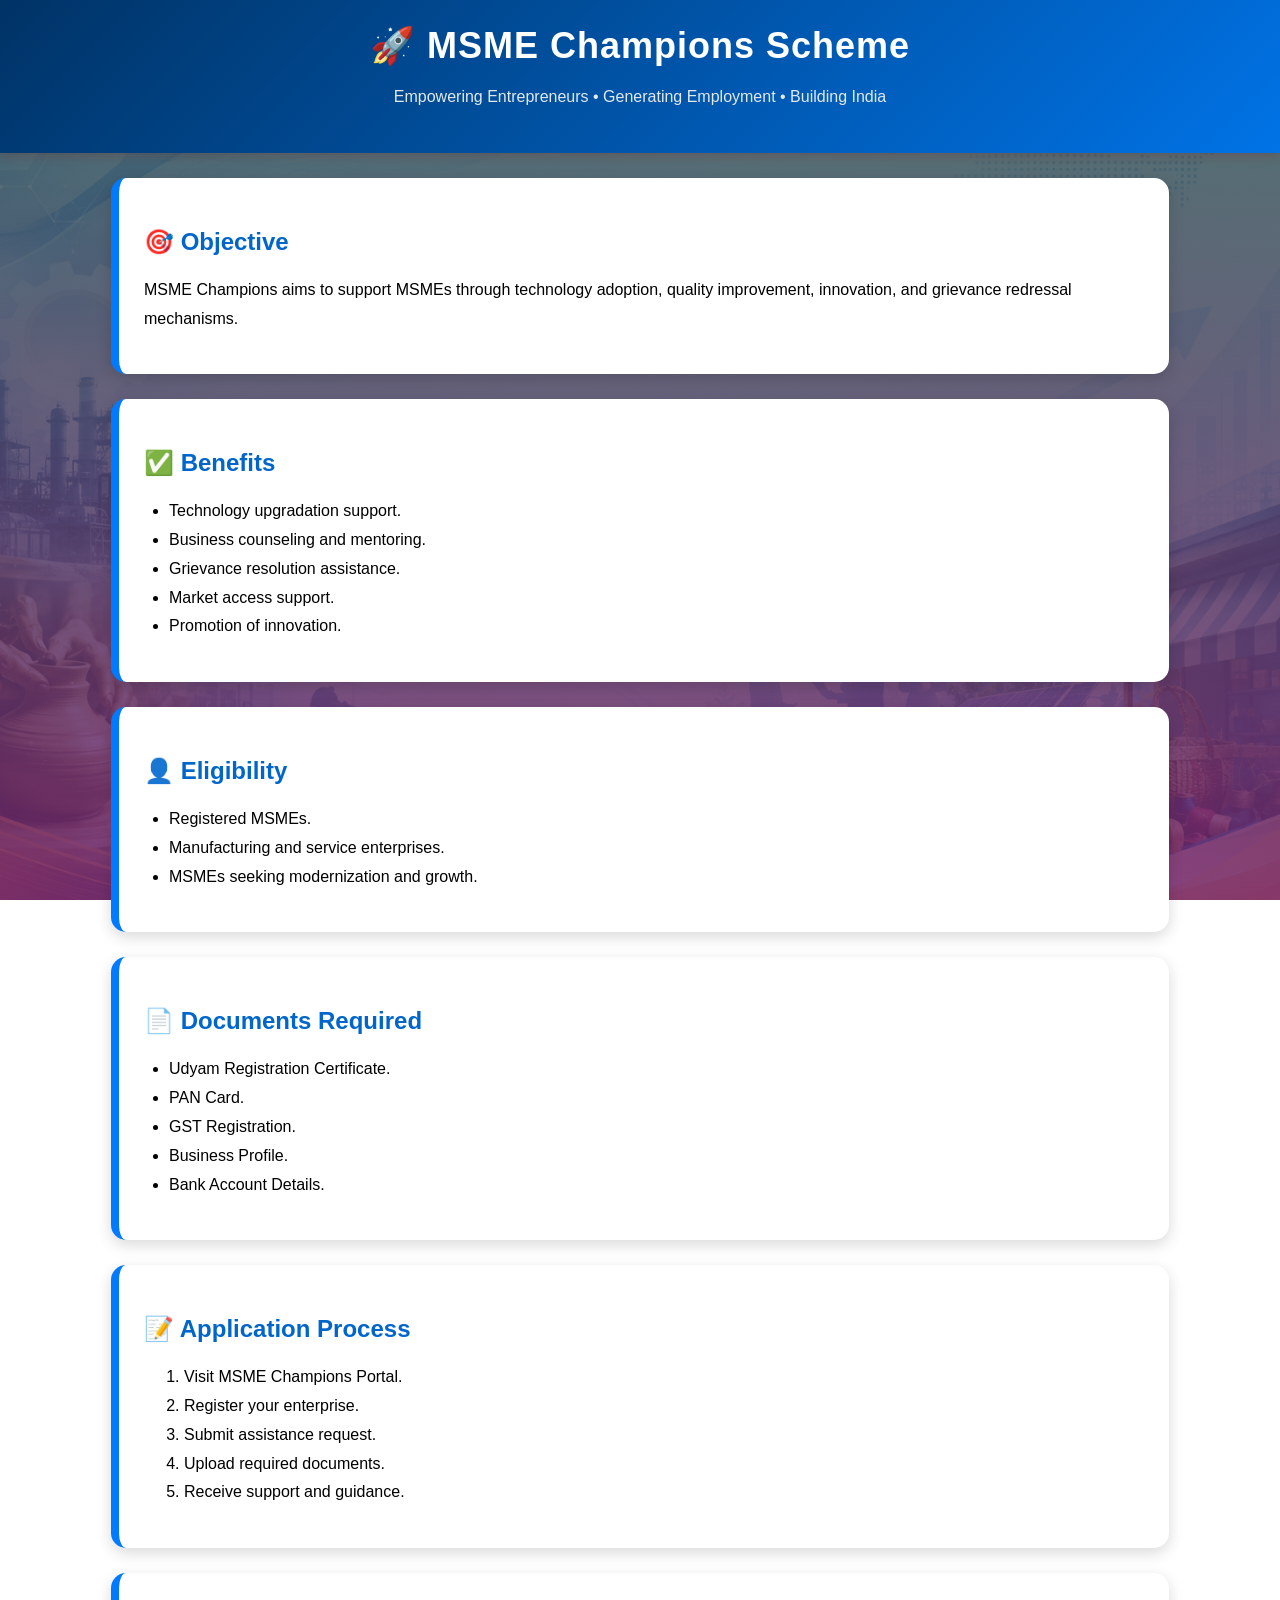
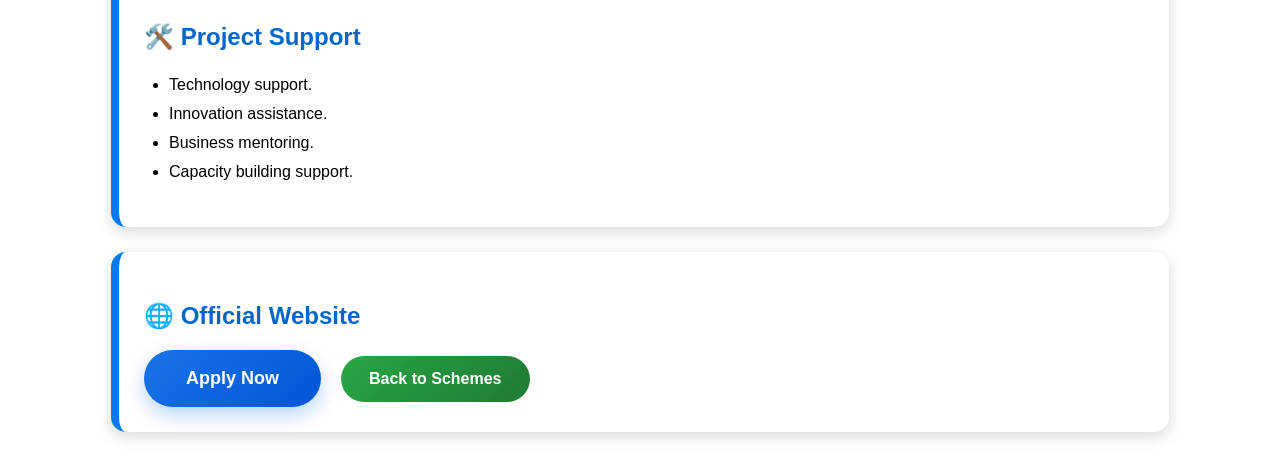
<file: champions.html>
<!DOCTYPE html>
<html lang="en">
<head>
<meta charset="UTF-8">
<meta name="viewport" content="width=device-width, initial-scale=1.0">

<title>PMEGP Scheme</title>

<style>

body{
    margin:0;
    font-family:Arial, sans-serif;

    background-image:
    linear-gradient(
    rgba(44, 95, 91, 0.85),
    rgba(115, 37, 110, 0.85)),
    url("image1.png");

    background-size:cover;
    background-position:center;
    background-attachment:fixed;
}

.header{
    background:#003366;
    color:white;
    text-align:center;
    padding:20px;
}

.container{
    flex:1;
    width:85%;
    max-width:1000px;
    margin:30px auto;
    background:white;
    padding:30px;
    border-radius:15px;
    box-shadow:0px 5px 15px rgba(0,0,0,0.2);
    border-left:8px solid #007bff;
}

h1{
    color:#003366;
    text-align:center;
}

h2{
    color:#0066cc;
    margin-top:25px;
}

p,li{
    line-height:1.8;
}

ul{
    padding-left:25px;
}

.btn{
    display:inline-block;
    background:linear-gradient(135deg,#007bff,#0056b3);
    color:white;
    text-decoration:none;
    padding:14px 28px;
    border-radius:30px;
    font-weight:bold;
    transition:0.3s;
}

.btn:hover{
    transform:scale(1.05);
}

.back{
    background:linear-gradient(135deg,#28a745,#1f7a33);
}

.back:hover{
    background:#1f7a33;
}

.header{
    background: linear-gradient(135deg,#003366,#0073e6);
    color:rgb(227, 233, 235);
    text-align:center;
    padding:25px;
    box-shadow:0px 3px 10px rgba(117, 43, 43, 0.3);
}

.header h1{
    color:white;
    font-size:36px;
    letter-spacing:1px;
    margin:0;
}

.container{
    width:85%;
    max-width:1000px;
    margin:25px auto;
    background:white;
    padding:25px;
    border-radius:15px;
    box-shadow:0px 5px 15px rgba(0,0,0,0.15);
    border-left:8px solid #007bff;
    transition:0.3s;
}

.container:hover{
    transform:translateY(-5px);
}

.section-title{
    display:flex;
    align-items:center;
    gap:12px;
    color:#0066cc;
}

.section-title img{
    width:40px;
    height:40px;
}

/* Apply Button Style */

.apply-btn{
    background:linear-gradient(135deg,#1a73e8,#0056d6);
    color:white;
    border:none;
    padding:18px 42px;
    border-radius:40px;
    font-size:18px;
    font-weight:700;
    cursor:pointer;
    transition:0.3s;
    box-shadow:0 8px 20px rgba(26,115,232,0.3);
}

.apply-btn:hover{
    transform:translateY(-3px);
    box-shadow:0 12px 25px rgba(26,115,232,0.4);
}

.button-group{
    display:flex;
    align-items:center;
    gap:20px;
    margin-top:20px;
    flex-wrap:wrap;
}

</style>
</head>
<div class="header">
    <h1>🚀 MSME Champions Scheme</h1>
    <p>Empowering Entrepreneurs • Generating Employment • Building India</p>
</div>

<div class="container">
<h2>🎯 Objective</h2>
<p>
MSME Champions aims to support MSMEs through technology adoption,
quality improvement, innovation, and grievance redressal mechanisms.
</p>
</div>

<div class="container">
<h2>✅ Benefits</h2>
<ul>
<li>Technology upgradation support.</li>
<li>Business counseling and mentoring.</li>
<li>Grievance resolution assistance.</li>
<li>Market access support.</li>
<li>Promotion of innovation.</li>
</ul>
</div>

<div class="container">
<h2>👤 Eligibility</h2>
<ul>
<li>Registered MSMEs.</li>
<li>Manufacturing and service enterprises.</li>
<li>MSMEs seeking modernization and growth.</li>
</ul>
</div>

<div class="container">
<h2>📄 Documents Required</h2>
<ul>
<li>Udyam Registration Certificate.</li>
<li>PAN Card.</li>
<li>GST Registration.</li>
<li>Business Profile.</li>
<li>Bank Account Details.</li>
</ul>
</div>

<div class="container">
<h2>📝 Application Process</h2>
<ol>
<li>Visit MSME Champions Portal.</li>
<li>Register your enterprise.</li>
<li>Submit assistance request.</li>
<li>Upload required documents.</li>
<li>Receive support and guidance.</li>
</ol>
</div>

<div class="container">
<h2>🛠️ Project Support</h2>
<ul>
<li>Technology support.</li>
<li>Innovation assistance.</li>
<li>Business mentoring.</li>
<li>Capacity building support.</li>
</ul>
</div>

<div class="container">
<h2>🌐 Official Website</h2>

<div class="button-group">

<button
class="apply-btn"
onclick="applyScheme('Champions','https://champions.gov.in')">
Apply Now
</button>

<a href="schemes.html" class="btn back">
Back to Schemes
</a>

</div>
<script>
async function applyScheme(schemeName, officialUrl){

    // Open official website immediately
    window.open(officialUrl, "_blank");

    try{

        const response = await fetch('/apply-scheme',{
            method:'POST',
            headers:{
                'Content-Type':'application/json'
            },
            body:JSON.stringify({
                scheme_name: schemeName
            })
        });

        const result = await response.json();

        alert(result.message);

    }
    catch(error){

        alert("Email/Application recording failed");

    }
}
</script>
</html>
</file>
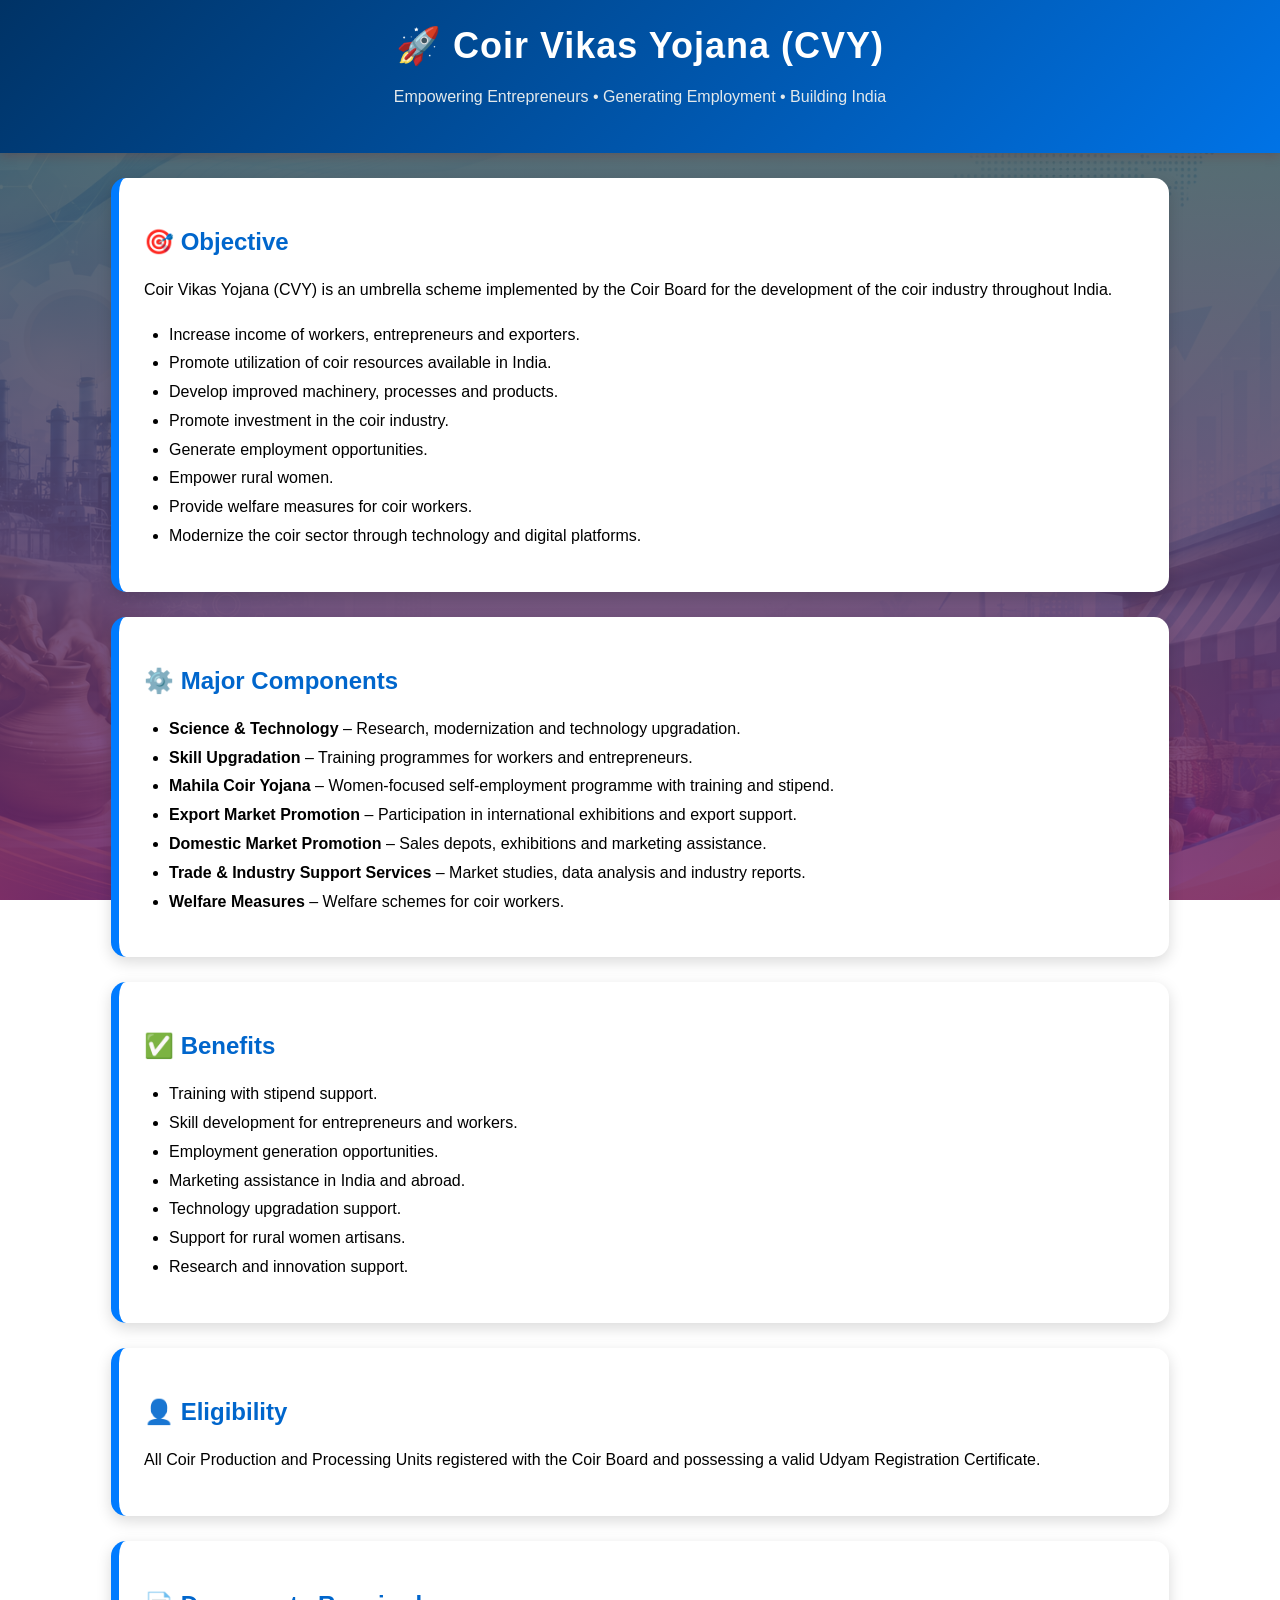
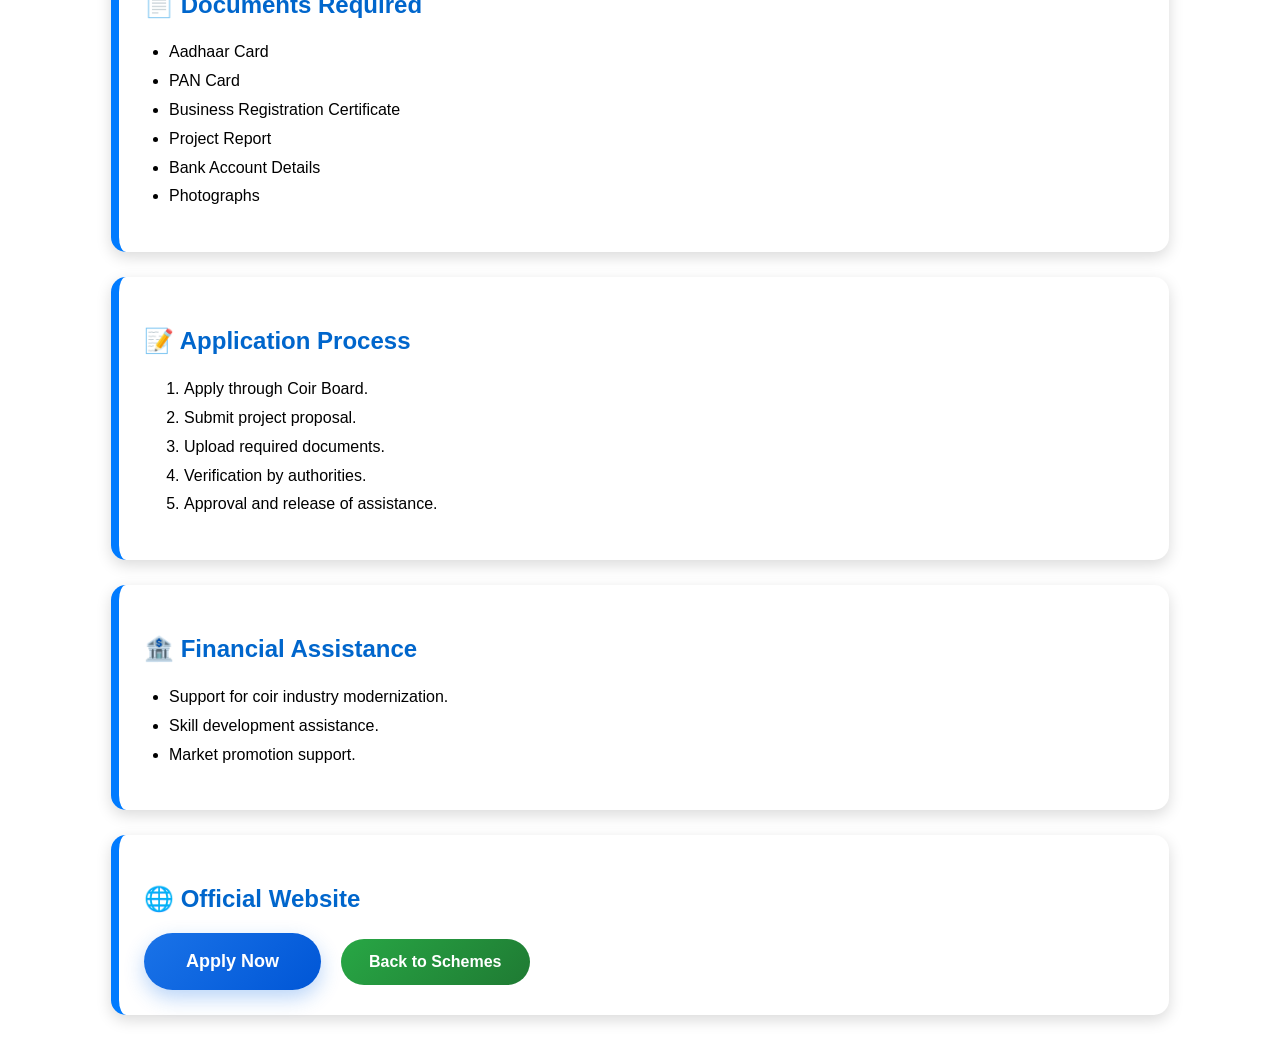
<file: coir.html>
<!DOCTYPE html>
<html lang="en">
<head>
<meta charset="UTF-8">
<meta name="viewport" content="width=device-width, initial-scale=1.0">
<title>Coir Vikas Yojana</title>

<style>

body{
    margin:0;
    font-family:Arial, sans-serif;

    background-image:
    linear-gradient(
    rgba(44, 95, 91, 0.85),
    rgba(115, 37, 110, 0.85)),
    url("image1.png");

    background-size:cover;
    background-position:center;
    background-attachment:fixed;
}

.header{
    background:#003366;
    color:white;
    text-align:center;
    padding:20px;
}

.container{
    flex:1;
    width:85%;
    max-width:1000px;
    margin:30px auto;
    background:white;
    padding:30px;
    border-radius:15px;
    box-shadow:0px 5px 15px rgba(0,0,0,0.2);
    border-left:8px solid #007bff;
}

h1{
    color:#003366;
    text-align:center;
}

h2{
    color:#0066cc;
    margin-top:25px;
}

p,li{
    line-height:1.8;
}

ul{
    padding-left:25px;
}

.btn{
    display:inline-block;
    background:linear-gradient(135deg,#007bff,#0056b3);
    color:white;
    text-decoration:none;
    padding:14px 28px;
    border-radius:30px;
    font-weight:bold;
    transition:0.3s;
}

.btn:hover{
    transform:scale(1.05);
}

.back{
    background:linear-gradient(135deg,#28a745,#1f7a33);
}

.back:hover{
    background:#1f7a33;
}

.header{
    background: linear-gradient(135deg,#003366,#0073e6);
    color:rgb(227, 233, 235);
    text-align:center;
    padding:25px;
    box-shadow:0px 3px 10px rgba(117, 43, 43, 0.3);
}

.header h1{
    color:white;
    font-size:36px;
    letter-spacing:1px;
    margin:0;
}

.container{
    width:85%;
    max-width:1000px;
    margin:25px auto;
    background:white;
    padding:25px;
    border-radius:15px;
    box-shadow:0px 5px 15px rgba(0,0,0,0.15);
    border-left:8px solid #007bff;
    transition:0.3s;
}

.container:hover{
    transform:translateY(-5px);
}

.section-title{
    display:flex;
    align-items:center;
    gap:12px;
    color:#0066cc;
}

.section-title img{
    width:40px;
    height:40px;
}

/* Apply Button Style */

.apply-btn{
    background:linear-gradient(135deg,#1a73e8,#0056d6);
    color:white;
    border:none;
    padding:18px 42px;
    border-radius:40px;
    font-size:18px;
    font-weight:700;
    cursor:pointer;
    transition:0.3s;
    box-shadow:0 8px 20px rgba(26,115,232,0.3);
}

.apply-btn:hover{
    transform:translateY(-3px);
    box-shadow:0 12px 25px rgba(26,115,232,0.4);
}

.button-group{
    display:flex;
    align-items:center;
    gap:20px;
    margin-top:20px;
    flex-wrap:wrap;
}
</style>

</head>

<body>

<div class="overlay">
<div class="header">
    <h1>🚀 Coir Vikas Yojana (CVY)</h1>
    <p>Empowering Entrepreneurs • Generating Employment • Building India</p>
</div>
<div class="container">

<div class="card">
<h2>🎯 Objective</h2>

<p>
Coir Vikas Yojana (CVY) is an umbrella scheme implemented by the Coir Board
for the development of the coir industry throughout India.
</p>

<ul>
<li>Increase income of workers, entrepreneurs and exporters.</li>
<li>Promote utilization of coir resources available in India.</li>
<li>Develop improved machinery, processes and products.</li>
<li>Promote investment in the coir industry.</li>
<li>Generate employment opportunities.</li>
<li>Empower rural women.</li>
<li>Provide welfare measures for coir workers.</li>
<li>Modernize the coir sector through technology and digital platforms.</li>
</ul>

</div>
</div>
<div class="container">
<div class="card">

<h2>⚙️ Major Components</h2>

<ul>
<li><b>Science & Technology</b> – Research, modernization and technology upgradation.</li>

<li><b>Skill Upgradation</b> – Training programmes for workers and entrepreneurs.</li>

<li><b>Mahila Coir Yojana</b> – Women-focused self-employment programme with training and stipend.</li>

<li><b>Export Market Promotion</b> – Participation in international exhibitions and export support.</li>

<li><b>Domestic Market Promotion</b> – Sales depots, exhibitions and marketing assistance.</li>

<li><b>Trade & Industry Support Services</b> – Market studies, data analysis and industry reports.</li>

<li><b>Welfare Measures</b> – Welfare schemes for coir workers.</li>

</ul>

</div>
</div>
<div class="container">
<div class="card">

<h2>✅ Benefits</h2>

<ul>

<li>Training with stipend support.</li>

<li>Skill development for entrepreneurs and workers.</li>

<li>Employment generation opportunities.</li>

<li>Marketing assistance in India and abroad.</li>

<li>Technology upgradation support.</li>

<li>Support for rural women artisans.</li>

<li>Research and innovation support.</li>

</ul>

</div>
</div>
<div class="container">
<div class="card">

<h2>👤 Eligibility</h2>

<p>
All Coir Production and Processing Units registered with the Coir Board
and possessing a valid Udyam Registration Certificate.
</p>

</div>
</div>
<div class="container">
<div class="card">
<h2>📄 Documents Required</h2>

<ul>
<li>Aadhaar Card</li>
<li>PAN Card</li>
<li>Business Registration Certificate</li>
<li>Project Report</li>
<li>Bank Account Details</li>
<li>Photographs</li>
</ul>
</div>
</div>
<div class="container">
<div class="card">
<h2>📝 Application Process</h2>

<ol>
<li>Apply through Coir Board.</li>
<li>Submit project proposal.</li>
<li>Upload required documents.</li>
<li>Verification by authorities.</li>
<li>Approval and release of assistance.</li>
</ol>
</div>
</div>
<div class="container">
<div class="card">
<h2>🏦 Financial Assistance</h2>

<ul>
<li>Support for coir industry modernization.</li>
<li>Skill development assistance.</li>
<li>Market promotion support.</li>
</ul>
</div>
</div>
<div class="container">
<div class="card">
<h2>🌐 Official Website</h2>

<div class="button-group">

<button
class="apply-btn"
onclick="applyScheme('Coir','https://msme.gov.in/')">
Apply Now
</button>

<a href="schemes.html" class="btn back">
Back to Schemes
</a>

</div>
</div>
</div>
</body>
<script>
async function applyScheme(schemeName, officialUrl){

    // Open official website immediately
    window.open(officialUrl, "_blank");

    try{

        const response = await fetch('/apply-scheme',{
            method:'POST',
            headers:{
                'Content-Type':'application/json'
            },
            body:JSON.stringify({
                scheme_name: schemeName
            })
        });

        const result = await response.json();

        alert(result.message);

    }
    catch(error){

        alert("Email/Application recording failed");

    }
}
</script>
</html>
</file>
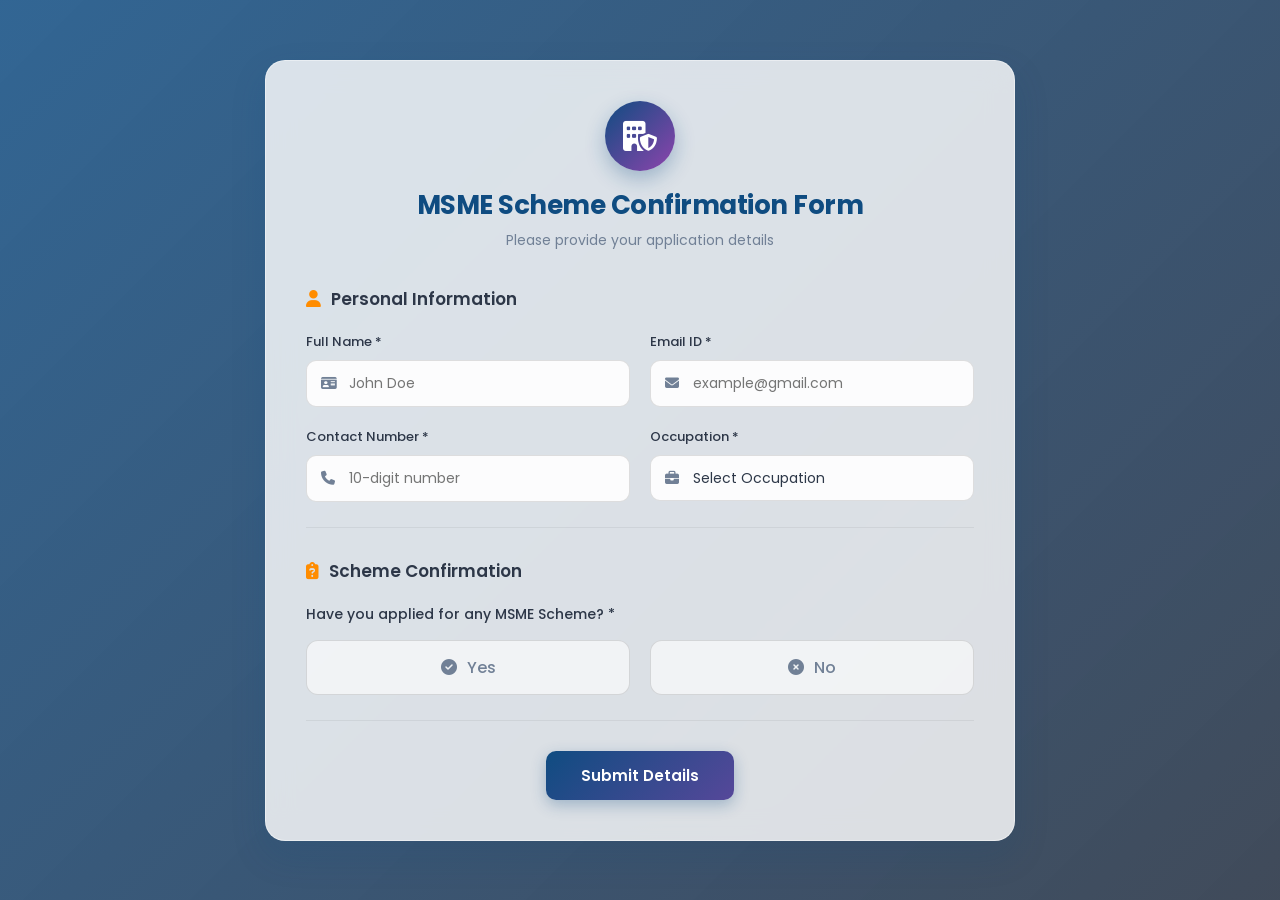
<file: confirmation_form.html>
<!DOCTYPE html>
<html lang="en">
<head>
    <meta charset="UTF-8">
    <meta name="viewport" content="width=device-width, initial-scale=1.0">
    <title>MSME Scheme Confirmation Form</title>
    <link rel="preconnect" href="https://fonts.googleapis.com">
    <link rel="preconnect" href="https://fonts.gstatic.com" crossorigin>
    <link href="https://fonts.googleapis.com/css2?family=Poppins:wght@300;400;500;600;700&display=swap" rel="stylesheet">
    <link rel="stylesheet" href="https://cdnjs.cloudflare.com/ajax/libs/font-awesome/6.4.0/css/all.min.css">
    <link rel="stylesheet" href="/confirmation.css">
</head>
<body>
    <div class="bg-overlay"></div>

    <div class="form-container">
        <div class="form-card animate-fade-in">
            <div class="form-header">
                <div class="logo-area">
                    <i class="fa-solid fa-building-shield"></i>
                </div>
                <h2>MSME Scheme Confirmation Form</h2>
                <p>Please provide your application details</p>
            </div>

            <form id="msmeForm" novalidate>

                    <div class="form-section animate-slide-up">
                        <h3 class="section-title"><i class="fa-solid fa-user"></i> Personal Information</h3>
                    
                        <div class="input-grid">
                            <div class="input-group">
                                <label for="fullName">Full Name *</label>
                                <div class="input-wrapper">
                                    <i class="fa-solid fa-id-card input-icon"></i>
                                  <input type="text" id="fullName" placeholder="John Doe" required>
                                </div>
                              <span class="error-msg" id="nameError">Full name is required</span>
                            </div>

                        <div class="input-group">
                            <label for="email">Email ID *</label>
                            <div class="input-wrapper">
                                <i class="fa-solid fa-envelope input-icon"></i>
                                <input type="email" id="email" placeholder="example@gmail.com" required>
                            </div>
                            <span class="error-msg" id="emailError">Please enter a valid Gmail address</span>
                        </div>

                        <div class="input-group">
                            <label for="contactNumber">Contact Number *</label>
                            <div class="input-wrapper">
                                <i class="fa-solid fa-phone input-icon"></i>
                                <input type="tel" id="contactNumber" placeholder="10-digit number" maxlength="10" required>
                            </div>
                            <span class="error-msg" id="phoneError">Enter a valid 10-digit phone number</span>
                        </div>

                        <div class="input-group">
                            <label for="occupation">Occupation *</label>
                            <div class="input-wrapper">
                                <i class="fa-solid fa-briefcase input-icon"></i>
                                <select id="occupation" required>
                                    <option value="" disabled selected>Select Occupation</option>
                                    <option value="Student">Student</option>
                                    <option value="Employee">Employee</option>
                                    <option value="Business Owner">Business Owner</option>
                                    <option value="Self Employed">Self Employed</option>
                                    <option value="Other">Other</option>
                                </select>
                            </div>
                            <span class="error-msg" id="occupationError">Please select an occupation</span>
                        </div>
                    </div>
                </div>

                <div class="form-section animate-slide-up">
                    <h3 class="section-title"><i class="fa-solid fa-clipboard-question"></i> Scheme Confirmation</h3>
                    <p class="radio-label">Have you applied for any MSME Scheme? *</p>
                    
                    <div class="radio-group">
                        <label class="radio-container">
                            <input type="radio" name="appliedScheme" value="yes" id="radioYes">
                            <span class="radio-tile">
                                <i class="fa-solid fa-circle-check"></i>
                                <span>Yes</span>
                            </span>
                        </label>
                        <label class="radio-container">
                            <input type="radio" name="appliedScheme" value="no" id="radioNo">
                            <span class="radio-tile">
                                <i class="fa-solid fa-circle-xmark"></i>
                                <span>No</span>
                            </span>
                        </label>
                    </div>
                    <span class="error-msg text-center" id="radioError">Please select an option</span>
                </div>

                <div id="schemeDetailsSection" class="form-section dynamic-section hidden animate-slide-up">
                    <h3 class="section-title"><i class="fa-solid fa-file-invoice"></i> Scheme Details</h3>
                    
                    <div class="input-grid">
                        <div class="input-group full-width searchable-dropdown-container">
                            <label for="schemeSearch">Select Scheme *</label>
                            <div class="input-wrapper">
                                <i class="fa-solid fa-magnifying-glass input-icon"></i>
                                <input type="text" id="schemeSearch" placeholder="Type to search scheme..." autocomplete="off">
                                <i class="fa-solid fa-chevron-down dropdown-arrow"></i>
                            </div>
                            <input type="hidden" id="selectedScheme" required>
                            <ul class="dropdown-list" id="schemeList">
                                </ul>
                            <span class="error-msg" id="schemeError">Please select a valid scheme from the list</span>
                        </div>

                        <div class="input-group full-width">
                            <label for="applicationDate">Application Date *</label>
                            <div class="input-wrapper">
                                <i class="fa-solid fa-calendar-days input-icon"></i>
                                <input type="date" id="applicationDate">
                            </div>
                            <span class="error-msg" id="dateError">Please select a valid date</span>
                        </div>
                    </div>
                </div>

                <div id="noSchemeNotice" class="no-scheme-message hidden">
                    <i class="fa-solid fa-circle-info animate-bounce"></i>
                    <p>Thank you for your response. You have not applied for any MSME Scheme.</p>
                </div>

                <div class="form-actions text-center">
                    <button type="submit" id="submitBtn" class="btn btn-gradient">
                        <span class="btn-text">Submit Details</span>
                        <div class="spinner hidden" id="btnSpinner"></div>
                    </button>
                </div>
            </form>
        </div>
    </div>

    <div class="modal-backdrop hidden" id="successModal">
        <div class="modal-card">
            <div class="success-checkmark">
                <div class="check-icon">
                    <span class="icon-line line-tip"></span>
                    <span class="icon-line line-long"></span>
                    <div class="icon-circle"></div>
                    <div class="icon-fix"></div>
                </div>
            </div>
            <h2>Confirmation Submitted Successfully</h2>
            <p>Your details have been registered into our portal tracking pipeline.</p>
            <button class="btn btn-close" id="modalCloseBtn">Close</button>
        </div>
    </div>

    <script src="/confirmation.js"></script>
</body>
</html>
</file>
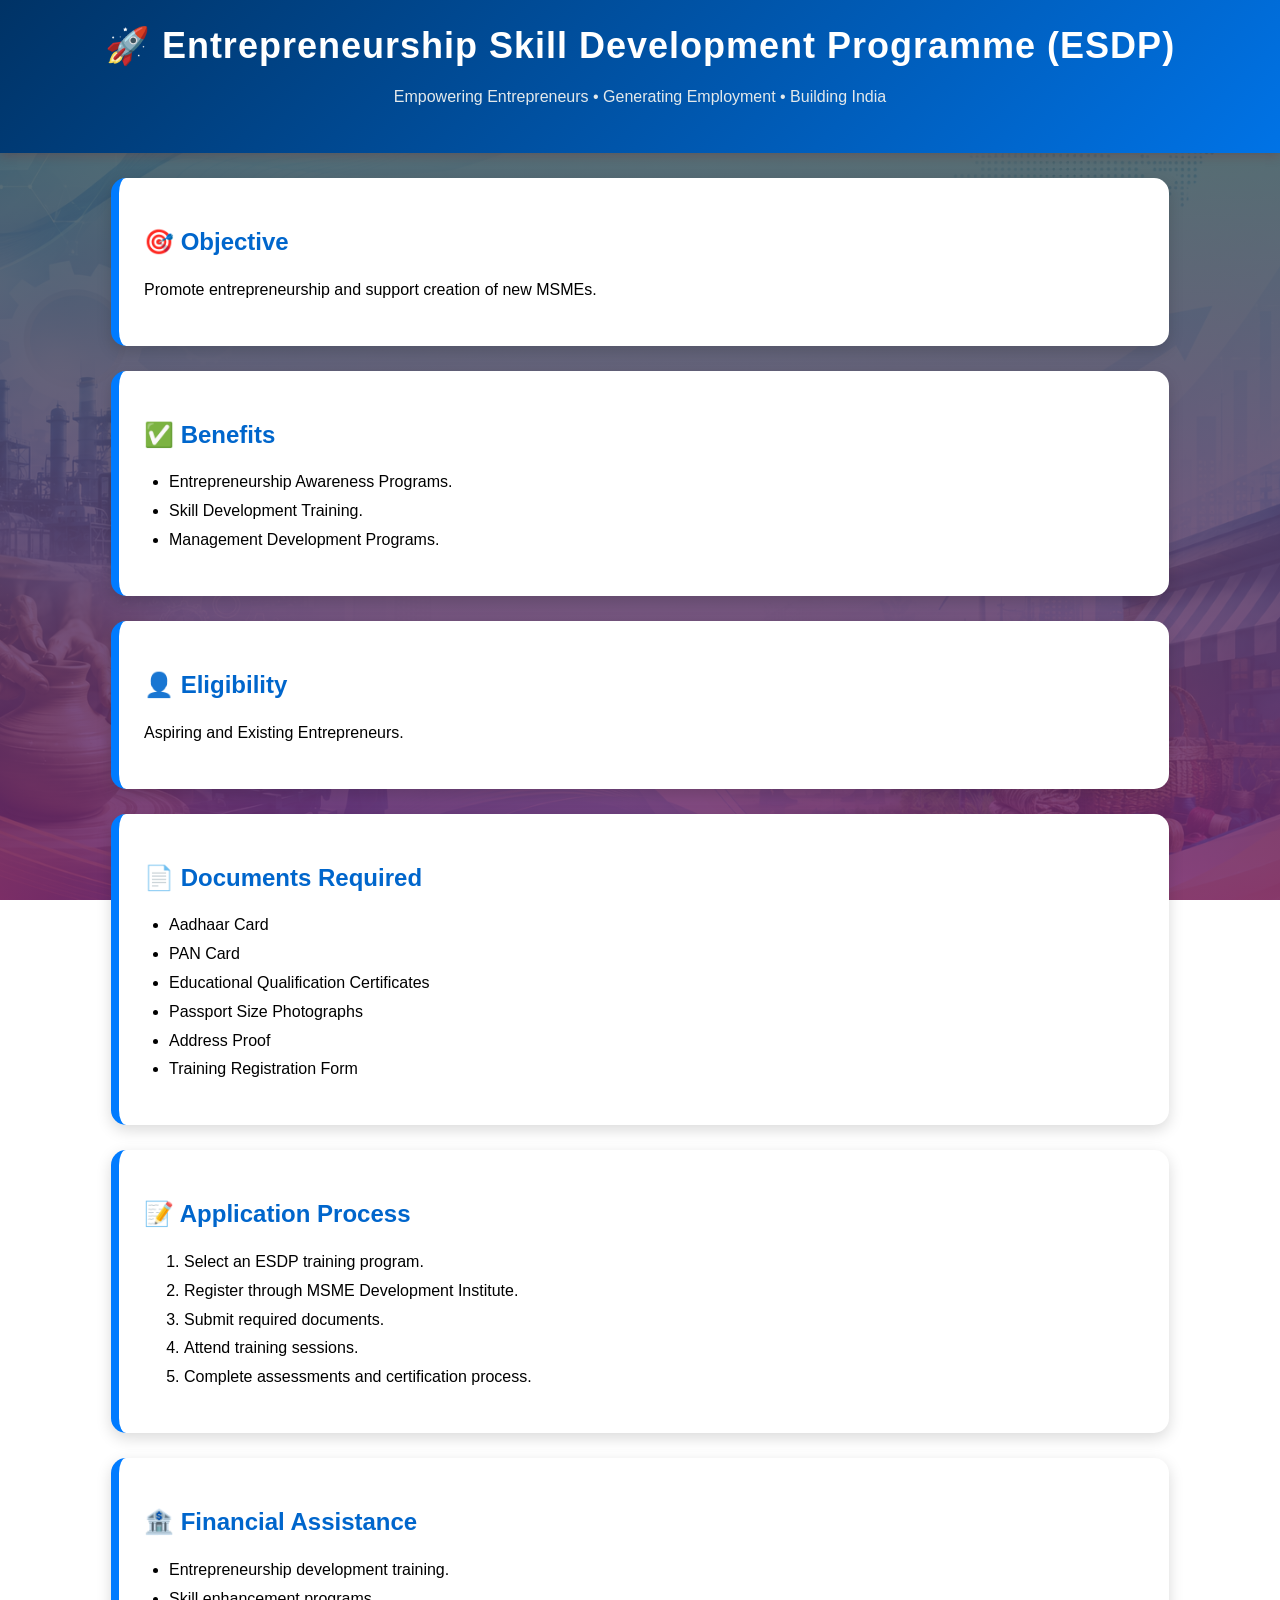
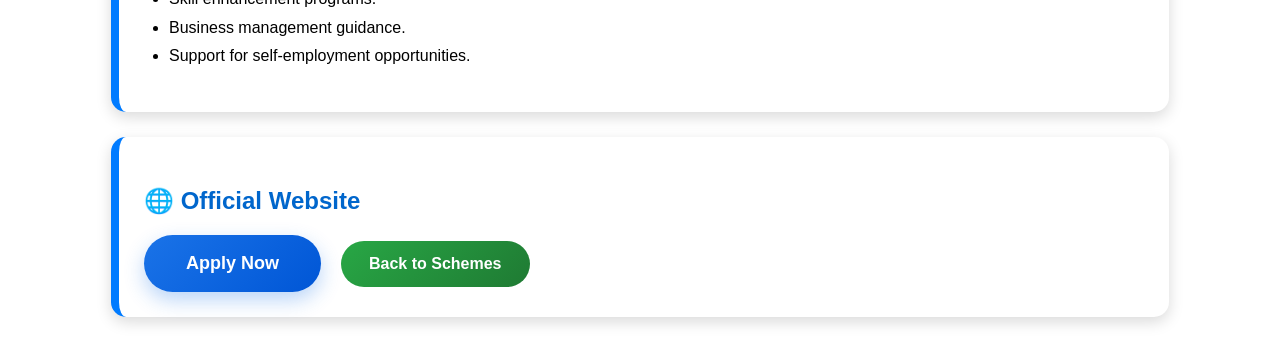
<file: esdp.html>
<!DOCTYPE html>
<html lang="en">
<head>
<meta charset="UTF-8">
<meta name="viewport" content="width=device-width, initial-scale=1.0">

<title>PMEGP Scheme</title>

<style>

body{
    margin:0;
    font-family:Arial, sans-serif;

    background-image:
    linear-gradient(
    rgba(44, 95, 91, 0.85),
    rgba(115, 37, 110, 0.85)),
    url("image1.png");

    background-size:cover;
    background-position:center;
    background-attachment:fixed;
}

.header{
    background:#003366;
    color:white;
    text-align:center;
    padding:20px;
}

.container{
    flex:1;
    width:85%;
    max-width:1000px;
    margin:30px auto;
    background:white;
    padding:30px;
    border-radius:15px;
    box-shadow:0px 5px 15px rgba(0,0,0,0.2);
    border-left:8px solid #007bff;
}

h1{
    color:#003366;
    text-align:center;
}

h2{
    color:#0066cc;
    margin-top:25px;
}

p,li{
    line-height:1.8;
}

ul{
    padding-left:25px;
}

.btn{
    display:inline-block;
    background:linear-gradient(135deg,#007bff,#0056b3);
    color:white;
    text-decoration:none;
    padding:14px 28px;
    border-radius:30px;
    font-weight:bold;
    transition:0.3s;
}

.btn:hover{
    transform:scale(1.05);
}

.back{
    background:linear-gradient(135deg,#28a745,#1f7a33);
}

.back:hover{
    background:#1f7a33;
}

.header{
    background: linear-gradient(135deg,#003366,#0073e6);
    color:rgb(227, 233, 235);
    text-align:center;
    padding:25px;
    box-shadow:0px 3px 10px rgba(117, 43, 43, 0.3);
}

.header h1{
    color:white;
    font-size:36px;
    letter-spacing:1px;
    margin:0;
}

.container{
    width:85%;
    max-width:1000px;
    margin:25px auto;
    background:white;
    padding:25px;
    border-radius:15px;
    box-shadow:0px 5px 15px rgba(0,0,0,0.15);
    border-left:8px solid #007bff;
    transition:0.3s;
}

.container:hover{
    transform:translateY(-5px);
}

.section-title{
    display:flex;
    align-items:center;
    gap:12px;
    color:#0066cc;
}

.section-title img{
    width:40px;
    height:40px;
}
/* Apply Button Style */

.apply-btn{
    background:linear-gradient(135deg,#1a73e8,#0056d6);
    color:white;
    border:none;
    padding:18px 42px;
    border-radius:40px;
    font-size:18px;
    font-weight:700;
    cursor:pointer;
    transition:0.3s;
    box-shadow:0 8px 20px rgba(26,115,232,0.3);
}

.apply-btn:hover{
    transform:translateY(-3px);
    box-shadow:0 12px 25px rgba(26,115,232,0.4);
}

.button-group{
    display:flex;
    align-items:center;
    gap:20px;
    margin-top:20px;
    flex-wrap:wrap;
}

</style>
</head>

<body>

<div class="overlay">
<div class="header">
    <h1>🚀 Entrepreneurship Skill Development Programme (ESDP)</h1>
    <p>Empowering Entrepreneurs • Generating Employment • Building India</p>
</div>


<div class="container">
<h2>🎯 Objective</h2>
<p>
Promote entrepreneurship and support creation of new MSMEs.
</p>
</div>
<div class="container">
<h2>✅ Benefits</h2>
<ul>
<li>Entrepreneurship Awareness Programs.</li>
<li>Skill Development Training.</li>
<li>Management Development Programs.</li>
</ul>
</div>
<div class="container">
<h2>👤 Eligibility</h2>
<p>
Aspiring and Existing Entrepreneurs.
</p>
</div>
<div class="container">
<h2>📄 Documents Required</h2>

<ul>
<li>Aadhaar Card</li>
<li>PAN Card</li>
<li>Educational Qualification Certificates</li>
<li>Passport Size Photographs</li>
<li>Address Proof</li>
<li>Training Registration Form</li>
</ul>
</div>
<div class="container">
<h2>📝 Application Process</h2>

<ol>
<li>Select an ESDP training program.</li>
<li>Register through MSME Development Institute.</li>
<li>Submit required documents.</li>
<li>Attend training sessions.</li>
<li>Complete assessments and certification process.</li>
</ol>
</div>
<div class="container">
<h2>🏦 Financial Assistance</h2>

<ul>
<li>Entrepreneurship development training.</li>
<li>Skill enhancement programs.</li>
<li>Business management guidance.</li>
<li>Support for self-employment opportunities.</li>
</ul>
</div>
<div class="container">
<h2>🌐 Official Website</h2>

<div class="button-group">

<button
class="apply-btn"
onclick="applyScheme('ESDP','https://msmedi.dcmsme.gov.in/')">
Apply Now
</button>

<a href="schemes.html" class="btn back">
Back to Schemes
</a>

</div>
</div>
</body>
<script>
async function applyScheme(schemeName, officialUrl){

    // Open official website immediately
    window.open(officialUrl, "_blank");

    try{

        const response = await fetch('/apply-scheme',{
            method:'POST',
            headers:{
                'Content-Type':'application/json'
            },
            body:JSON.stringify({
                scheme_name: schemeName
            })
        });

        const result = await response.json();

        alert(result.message);

    }
    catch(error){

        alert("Email/Application recording failed");

    }
}
</script>
</html>
</file>
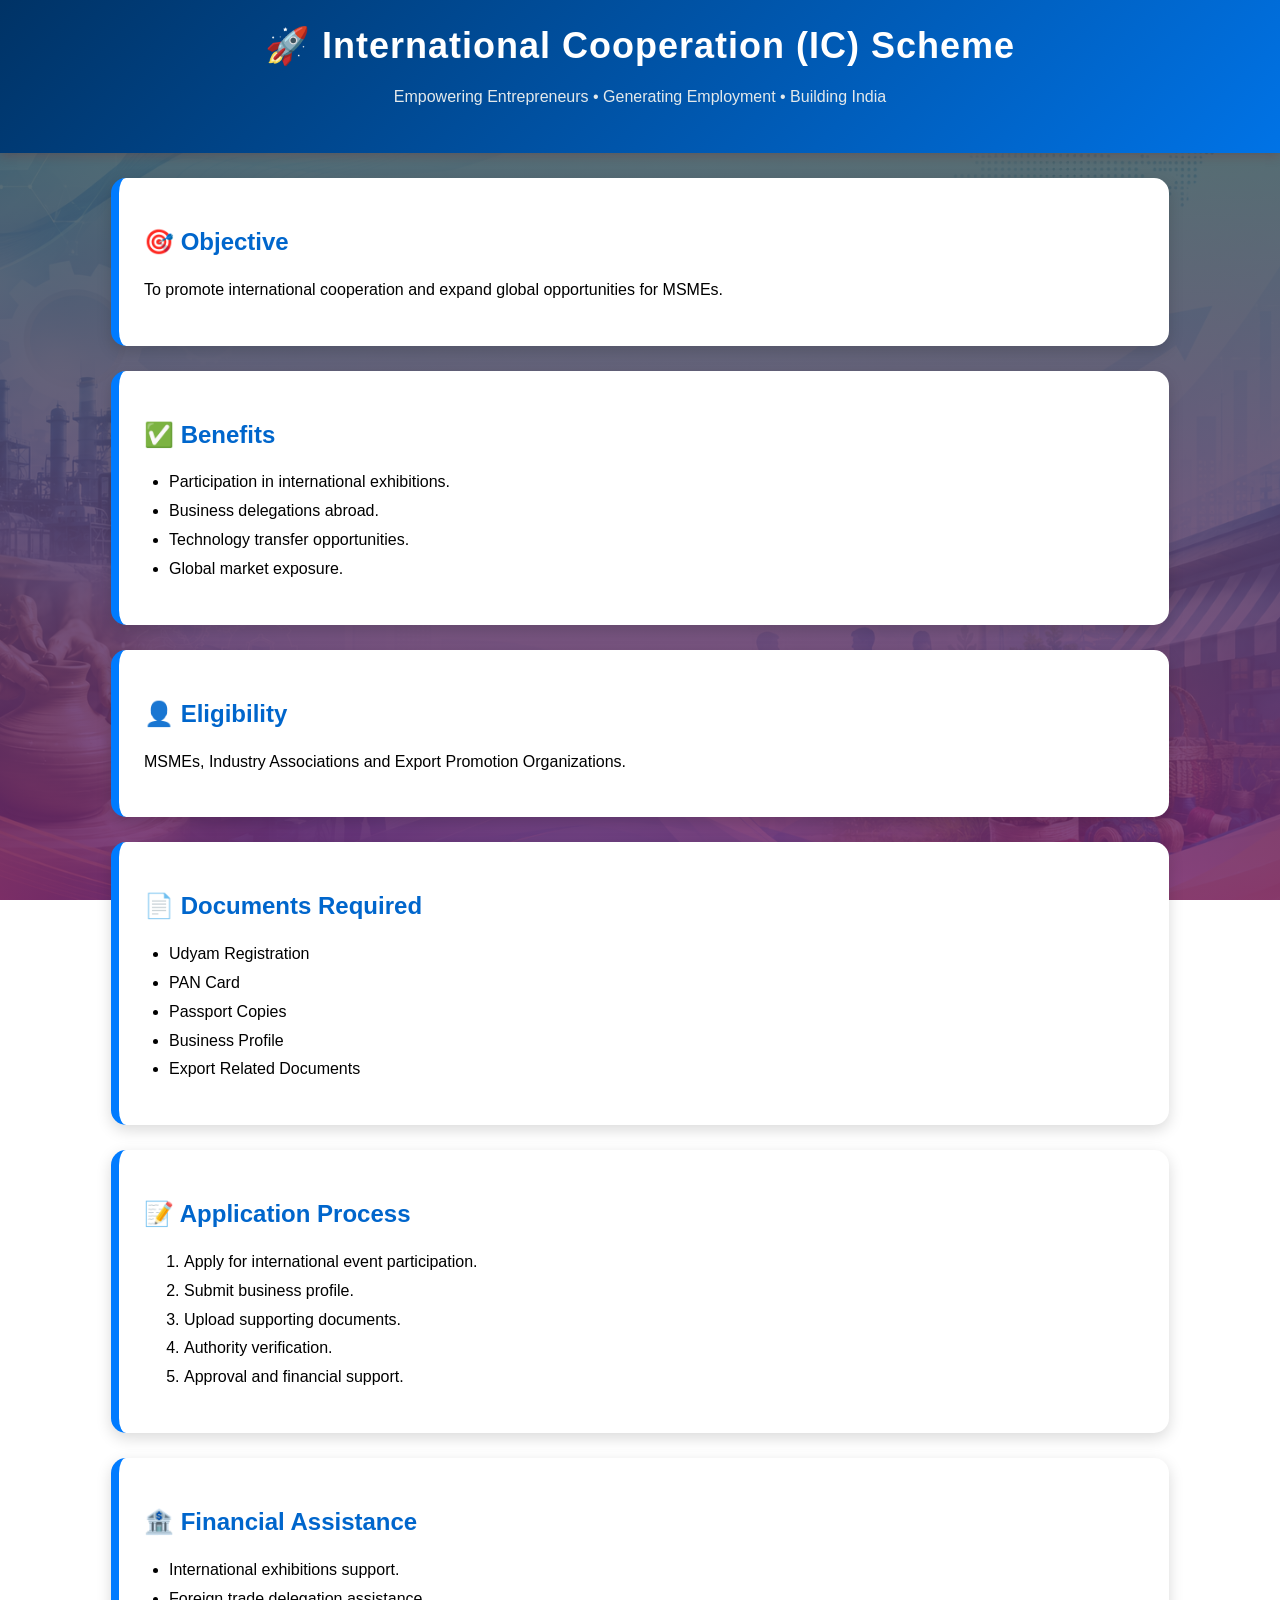
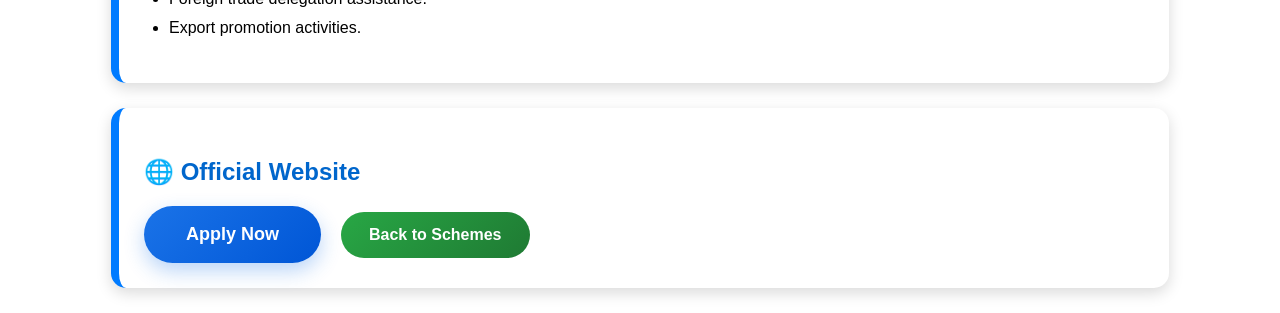
<file: ic.html>
<!DOCTYPE html>
<html lang="en">
<head>
<meta charset="UTF-8">
<meta name="viewport" content="width=device-width, initial-scale=1.0">

<title>PMEGP Scheme</title>

<style>

body{
    margin:0;
    font-family:Arial, sans-serif;

    background-image:
    linear-gradient(
    rgba(44, 95, 91, 0.85),
    rgba(115, 37, 110, 0.85)),
    url("image1.png");

    background-size:cover;
    background-position:center;
    background-attachment:fixed;
}

.header{
    background:#003366;
    color:white;
    text-align:center;
    padding:20px;
}

.container{
    flex:1;
    width:85%;
    max-width:1000px;
    margin:30px auto;
    background:white;
    padding:30px;
    border-radius:15px;
    box-shadow:0px 5px 15px rgba(0,0,0,0.2);
    border-left:8px solid #007bff;
}

h1{
    color:#003366;
    text-align:center;
}

h2{
    color:#0066cc;
    margin-top:25px;
}

p,li{
    line-height:1.8;
}

ul{
    padding-left:25px;
}

.btn{
    display:inline-block;
    background:linear-gradient(135deg,#007bff,#0056b3);
    color:white;
    text-decoration:none;
    padding:14px 28px;
    border-radius:30px;
    font-weight:bold;
    transition:0.3s;
}

.btn:hover{
    transform:scale(1.05);
}

.back{
    background:linear-gradient(135deg,#28a745,#1f7a33);
}

.back:hover{
    background:#1f7a33;
}

.header{
    background: linear-gradient(135deg,#003366,#0073e6);
    color:rgb(227, 233, 235);
    text-align:center;
    padding:25px;
    box-shadow:0px 3px 10px rgba(117, 43, 43, 0.3);
}

.header h1{
    color:white;
    font-size:36px;
    letter-spacing:1px;
    margin:0;
}

.container{
    width:85%;
    max-width:1000px;
    margin:25px auto;
    background:white;
    padding:25px;
    border-radius:15px;
    box-shadow:0px 5px 15px rgba(0,0,0,0.15);
    border-left:8px solid #007bff;
    transition:0.3s;
}

.container:hover{
    transform:translateY(-5px);
}

.section-title{
    display:flex;
    align-items:center;
    gap:12px;
    color:#0066cc;
}

.section-title img{
    width:40px;
    height:40px;
}
/* Apply Button Style */

.apply-btn{
    background:linear-gradient(135deg,#1a73e8,#0056d6);
    color:white;
    border:none;
    padding:18px 42px;
    border-radius:40px;
    font-size:18px;
    font-weight:700;
    cursor:pointer;
    transition:0.3s;
    box-shadow:0 8px 20px rgba(26,115,232,0.3);
}

.apply-btn:hover{
    transform:translateY(-3px);
    box-shadow:0 12px 25px rgba(26,115,232,0.4);
}

.button-group{
    display:flex;
    align-items:center;
    gap:20px;
    margin-top:20px;
    flex-wrap:wrap;
}
</style>
</head>

<body>
<div class="header">
    <h1>🚀 International Cooperation (IC) Scheme</h1>
    <p>Empowering Entrepreneurs • Generating Employment • Building India</p>
</div>
<div class="container">
<h2>🎯 Objective</h2>
<p>
To promote international cooperation and expand global opportunities for MSMEs.
</p>
</div>

<div class="container">
<h2>✅ Benefits</h2>
<ul>
<li>Participation in international exhibitions.</li>
<li>Business delegations abroad.</li>
<li>Technology transfer opportunities.</li>
<li>Global market exposure.</li>
</ul>
</div>

<div class="container">
<h2>👤 Eligibility</h2>
<p>
MSMEs, Industry Associations and Export Promotion Organizations.
</p>
</div>
<div class="container">
    <h2>📄 Documents Required</h2>

<ul>
<li>Udyam Registration</li>
<li>PAN Card</li>
<li>Passport Copies</li>
<li>Business Profile</li>
<li>Export Related Documents</li>
</ul>
</div>
<div class="container">
<h2>📝 Application Process</h2>

<ol>
<li>Apply for international event participation.</li>
<li>Submit business profile.</li>
<li>Upload supporting documents.</li>
<li>Authority verification.</li>
<li>Approval and financial support.</li>
</ol>
</div>
<div class="container">
<h2>🏦 Financial Assistance</h2>

<ul>
<li>International exhibitions support.</li>
<li>Foreign trade delegation assistance.</li>
<li>Export promotion activities.</li>
</ul>
</div>
<div class="container">
<h2>🌐 Official Website</h2>

<div class="button-group">

<button
class="apply-btn"
onclick="applyScheme('IC','https://ic.msme.gov.in/IC_APP/IC_Welcome.aspx')">
Apply Now
</button>

<a href="schemes.html" class="btn back">
Back to Schemes
</a>

</div>
</body>
<script>
async function applyScheme(schemeName, officialUrl){

    // Open official website immediately
    window.open(officialUrl, "_blank");

    try{

        const response = await fetch('/apply-scheme',{
            method:'POST',
            headers:{
                'Content-Type':'application/json'
            },
            body:JSON.stringify({
                scheme_name: schemeName
            })
        });

        const result = await response.json();

        alert(result.message);

    }
    catch(error){

        alert("Email/Application recording failed");

    }
}
</script>
</html>
</file>
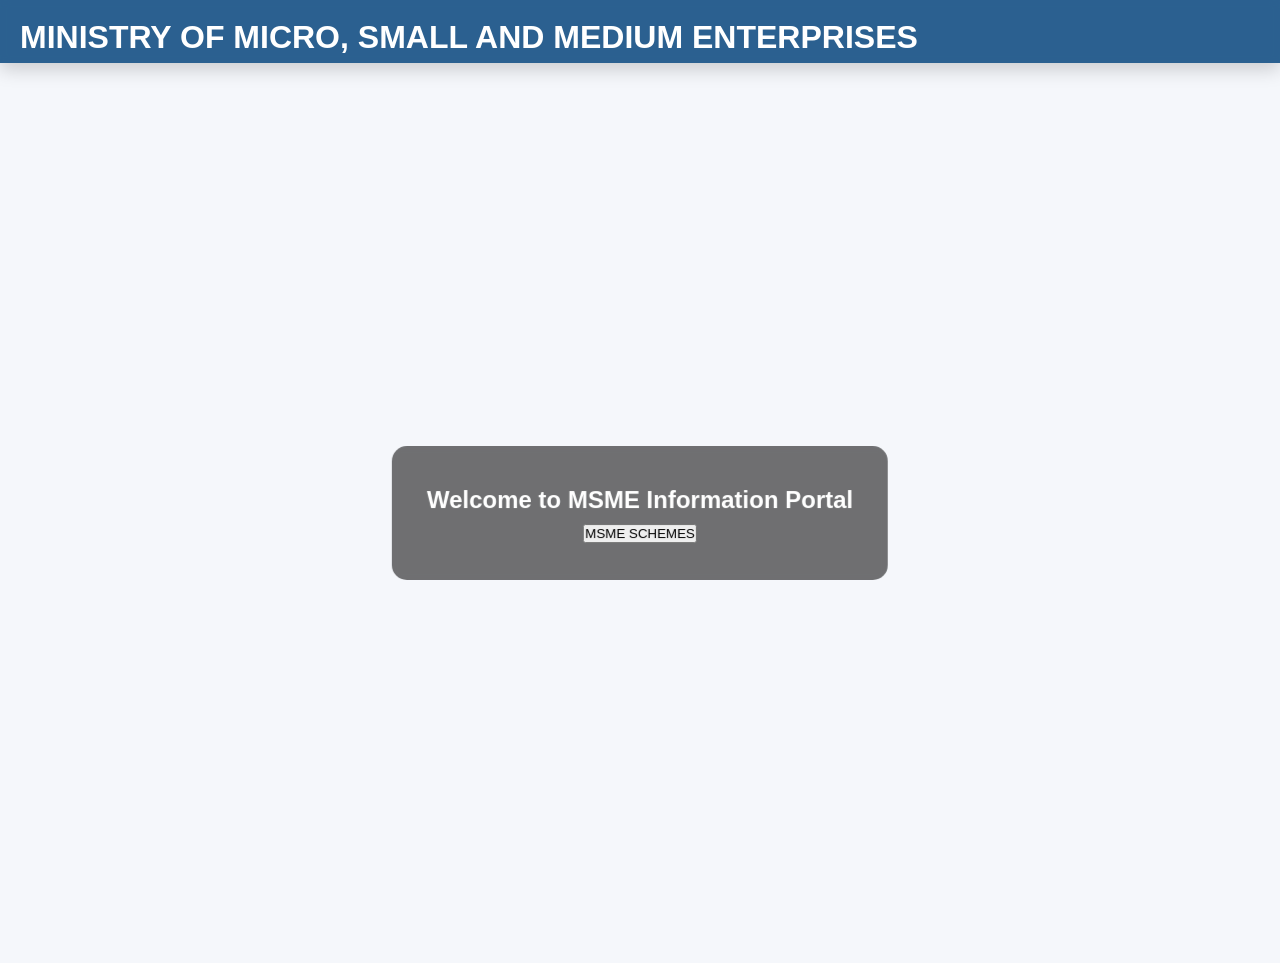
<file: index2.html>
<!DOCTYPE html>
<html>
<head>
    <title>MSME Portal</title>
    <link rel="stylesheet" href="style.css">
</head>
<body>

    <header>
        <h1>MINISTRY OF MICRO, SMALL AND MEDIUM ENTERPRISES</h1>
    </header>

    <section class="hero">
        <div class="overlay">
            <h2>Welcome to MSME Information Portal</h2>

            <a href="schemes.html">
                <button>MSME SCHEMES</button>
            </a>
        </div>
    </section>

</body>
</html>
</file>
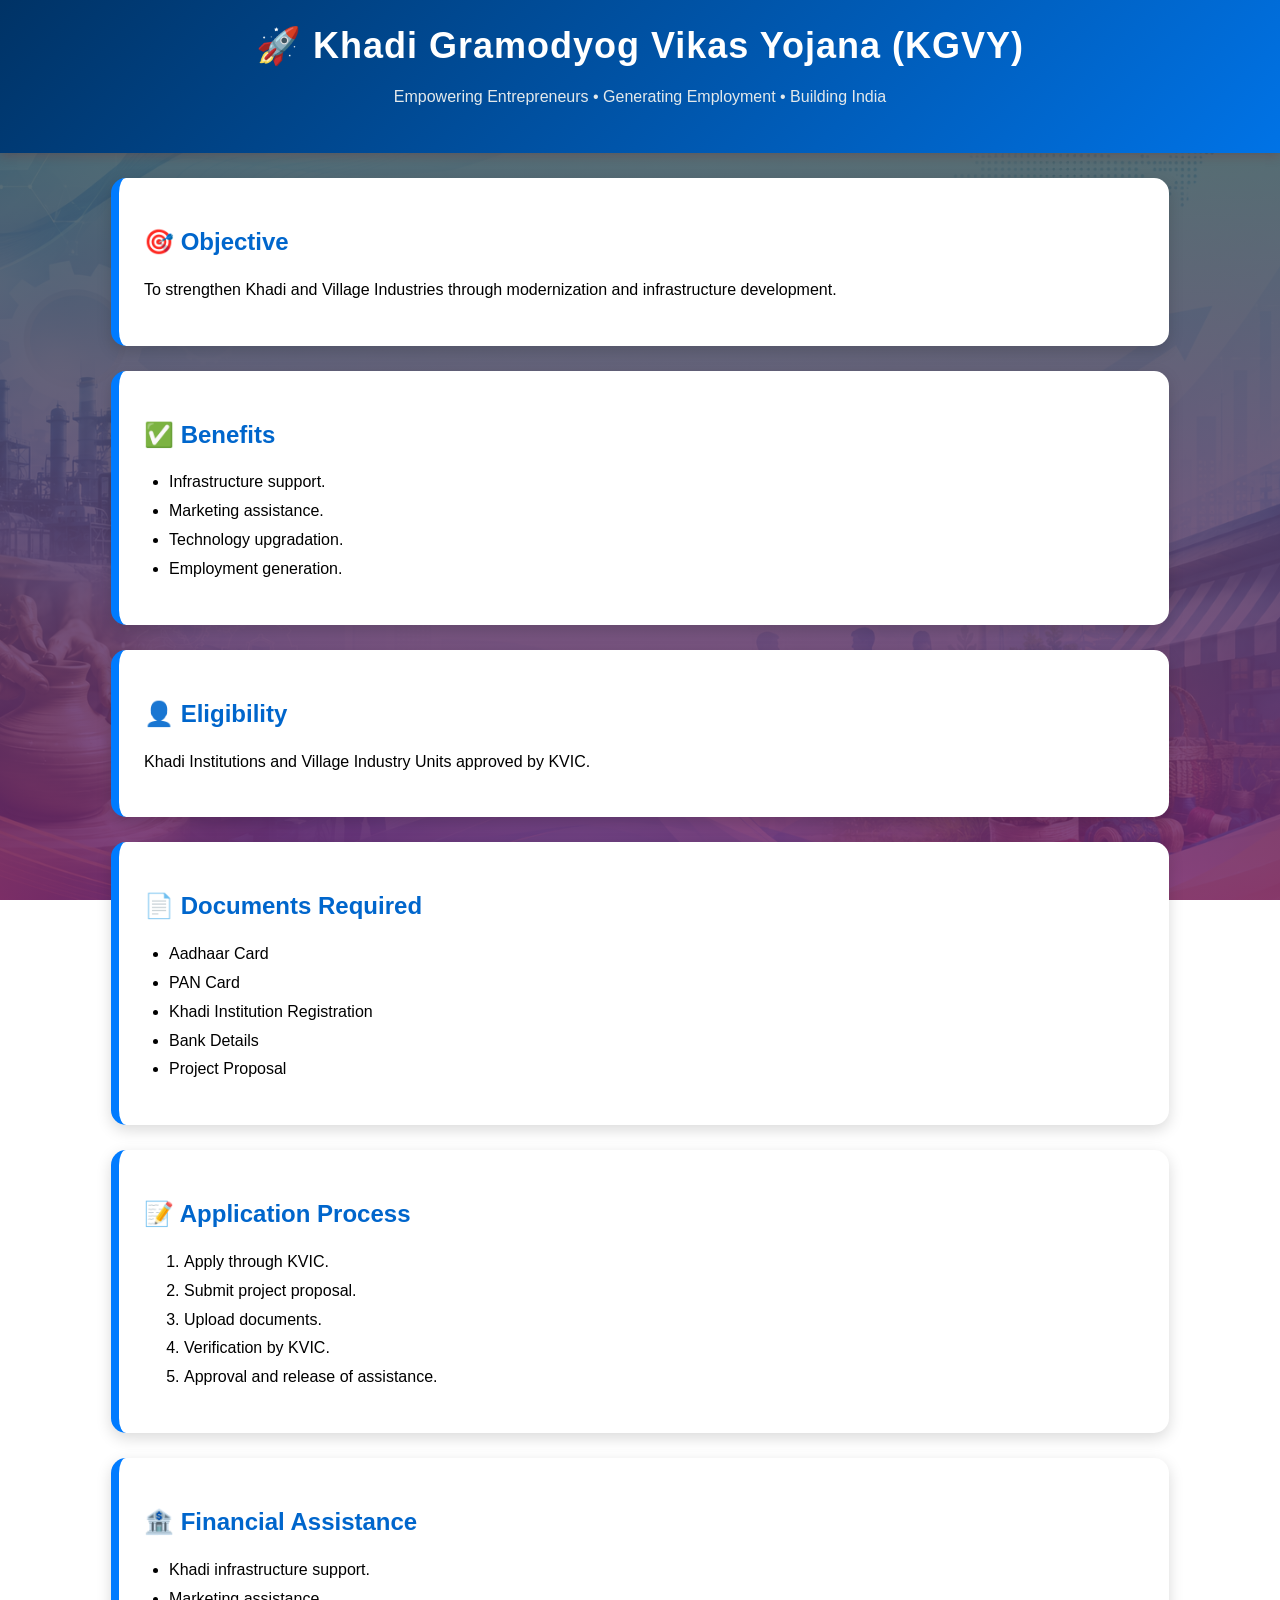
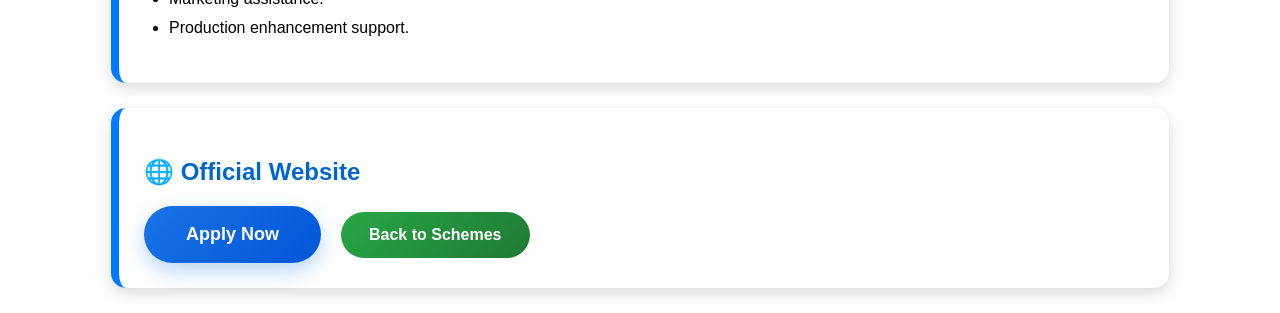
<file: kgvy (1).html>
<!DOCTYPE html>
<html lang="en">
<head>
<meta charset="UTF-8">
<meta name="viewport" content="width=device-width, initial-scale=1.0">

<title>PMEGP Scheme</title>

<style>

body{
   margin:0;
    font-family:Arial, sans-serif;

    background-image:
    linear-gradient(
    rgba(44, 95, 91, 0.85),
    rgba(115, 37, 110, 0.85)),
    url("image1.png");

    background-size:cover;
    background-position:center;
    background-attachment:fixed;
}

.header{
    background:#003366;
    color:white;
    text-align:center;
    padding:20px;
}

.container{
    flex:1;
    width:85%;
    max-width:1000px;
    margin:30px auto;
    background:white;
    padding:30px;
    border-radius:15px;
    box-shadow:0px 5px 15px rgba(0,0,0,0.2);
    border-left:8px solid #007bff;
}

h1{
    color:#003366;
    text-align:center;
}

h2{
    color:#0066cc;
    margin-top:25px;
}

p,li{
    line-height:1.8;
}

ul{
    padding-left:25px;
}

.btn{
    display:inline-block;
    background:linear-gradient(135deg,#007bff,#0056b3);
    color:white;
    text-decoration:none;
    padding:14px 28px;
    border-radius:30px;
    font-weight:bold;
    transition:0.3s;
}

.btn:hover{
    transform:scale(1.05);
}

.back{
    background:linear-gradient(135deg,#28a745,#1f7a33);
}

.back:hover{
    background:#1f7a33;
}

.header{
    background: linear-gradient(135deg,#003366,#0073e6);
    color:rgb(227, 233, 235);
    text-align:center;
    padding:25px;
    box-shadow:0px 3px 10px rgba(117, 43, 43, 0.3);
}

.header h1{
    color:white;
    font-size:36px;
    letter-spacing:1px;
    margin:0;
}

.container{
    width:85%;
    max-width:1000px;
    margin:25px auto;
    background:white;
    padding:25px;
    border-radius:15px;
    box-shadow:0px 5px 15px rgba(0,0,0,0.15);
    border-left:8px solid #007bff;
    transition:0.3s;
}

.container:hover{
    transform:translateY(-5px);
}

.section-title{
    display:flex;
    align-items:center;
    gap:12px;
    color:#0066cc;
}

.section-title img{
    width:40px;
    height:40px;
}
/* Apply Button Style */

.apply-btn{
    background:linear-gradient(135deg,#1a73e8,#0056d6);
    color:white;
    border:none;
    padding:18px 42px;
    border-radius:40px;
    font-size:18px;
    font-weight:700;
    cursor:pointer;
    transition:0.3s;
    box-shadow:0 8px 20px rgba(26,115,232,0.3);
}

.apply-btn:hover{
    transform:translateY(-3px);
    box-shadow:0 12px 25px rgba(26,115,232,0.4);
}

.button-group{
    display:flex;
    align-items:center;
    gap:20px;
    margin-top:20px;
    flex-wrap:wrap;
}
</style>
</head>
<body>
<div class="header">
    <h1>🚀 Khadi Gramodyog Vikas Yojana (KGVY)</h1>
    <p>Empowering Entrepreneurs • Generating Employment • Building India</p>
</div>

<div class="container">
<h2>🎯 Objective</h2>
<p>
To strengthen Khadi and Village Industries through modernization and infrastructure development.
</p>
</div>
<div class="container">
<h2>✅ Benefits</h2>
<ul>
<li>Infrastructure support.</li>
<li>Marketing assistance.</li>
<li>Technology upgradation.</li>
<li>Employment generation.</li>
</ul>
</div>
<div class="container">
<h2>👤 Eligibility</h2>
<p>
Khadi Institutions and Village Industry Units approved by KVIC.
</p>
</div>
<div class="container">
<h2>📄 Documents Required</h2>

<ul>
<li>Aadhaar Card</li>
<li>PAN Card</li>
<li>Khadi Institution Registration</li>
<li>Bank Details</li>
<li>Project Proposal</li>
</ul>
</div>
<div class="container">
<h2>📝 Application Process</h2>

<ol>
<li>Apply through KVIC.</li>
<li>Submit project proposal.</li>
<li>Upload documents.</li>
<li>Verification by KVIC.</li>
<li>Approval and release of assistance.</li>
</ol>
</div>
<div class="container">
<h2>🏦 Financial Assistance</h2>

<ul>
<li>Khadi infrastructure support.</li>
<li>Marketing assistance.</li>
<li>Production enhancement support.</li>
</ul>
</div>
<div class="container">
<h2>🌐 Official Website</h2>

<div class="button-group">

<button
class="apply-btn"
onclick="applyScheme('KGVY','https://www.kvic.gov.in')">
Apply Now
</button>

<a href="schemes.html" class="btn back">
Back to Schemes
</a>
</div>
</body>
<script>
async function applyScheme(schemeName, officialUrl){

    // Open official website immediately
    window.open(officialUrl, "_blank");

    try{

        const response = await fetch('/apply-scheme',{
            method:'POST',
            headers:{
                'Content-Type':'application/json'
            },
            body:JSON.stringify({
                scheme_name: schemeName
            })
        });

        const result = await response.json();

        alert(result.message);

    }
    catch(error){

        alert("Email/Application recording failed");

    }
}
</script>
</html>
</file>
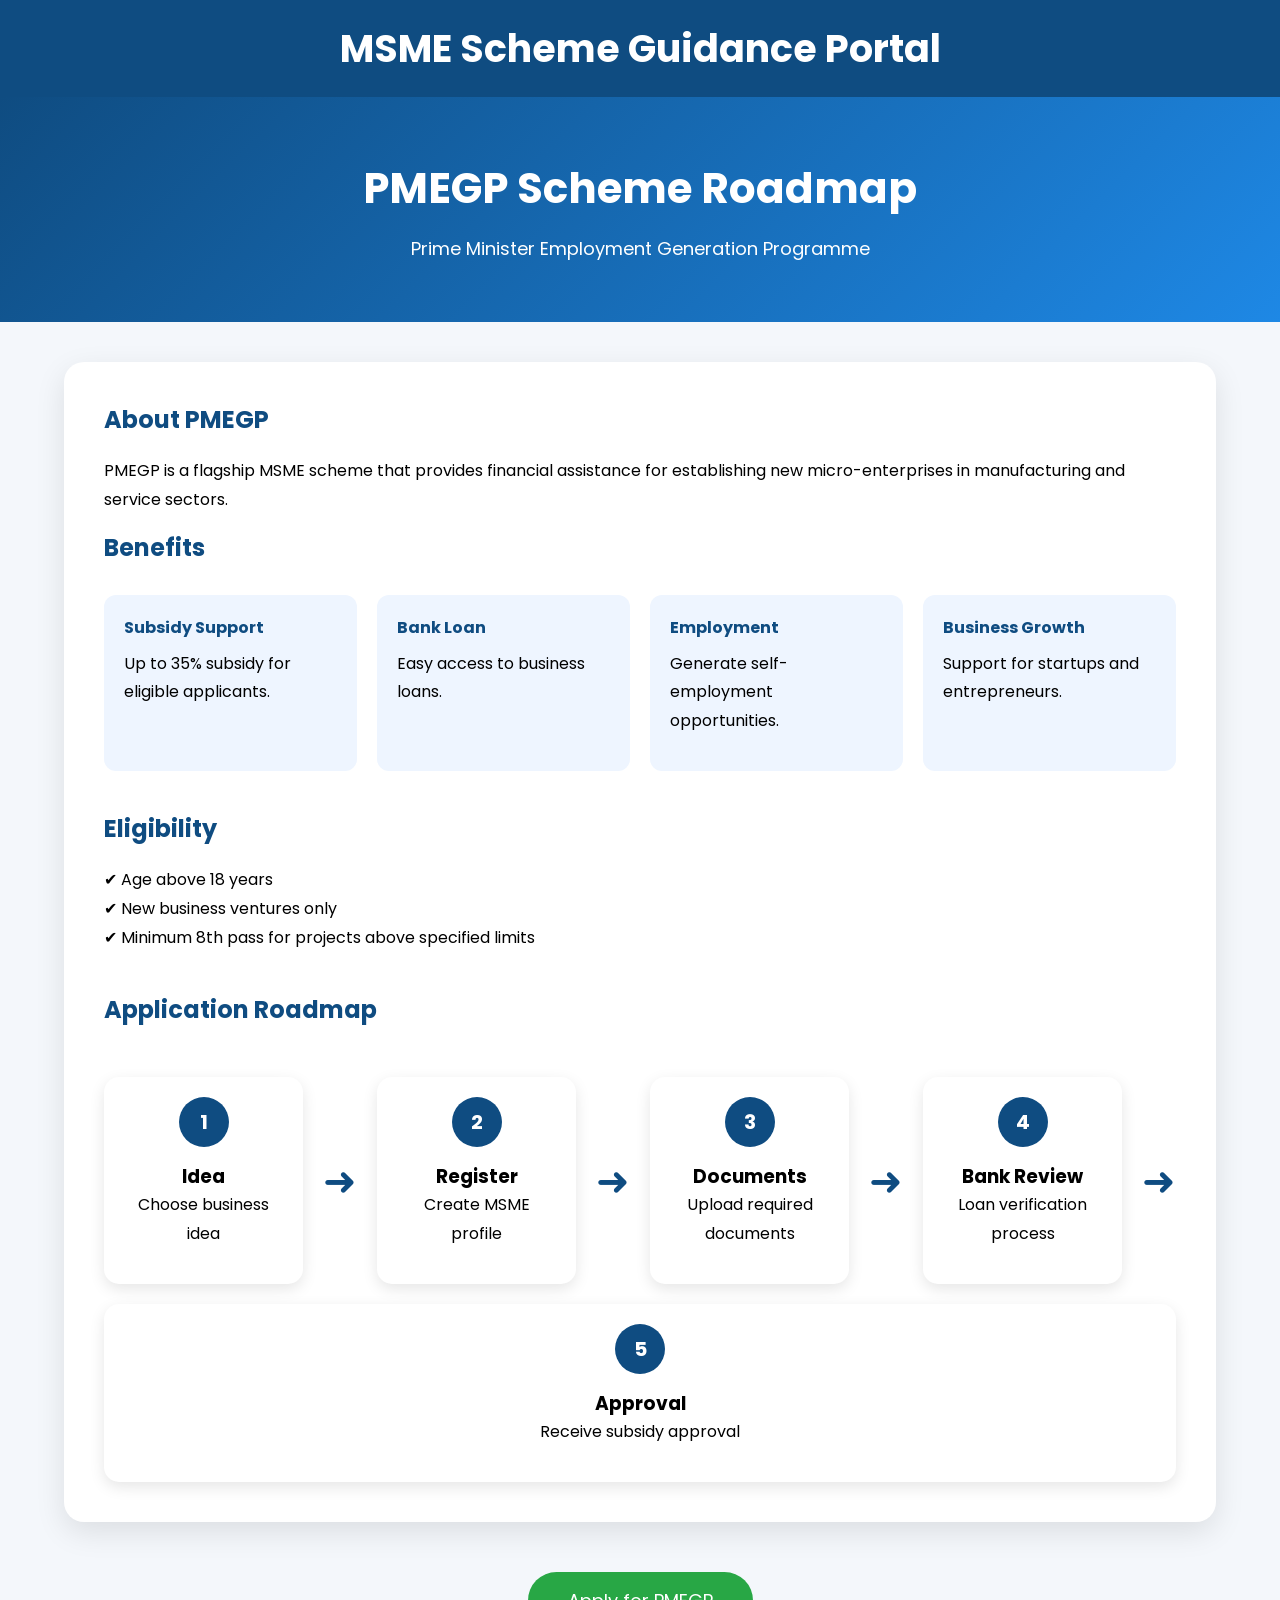
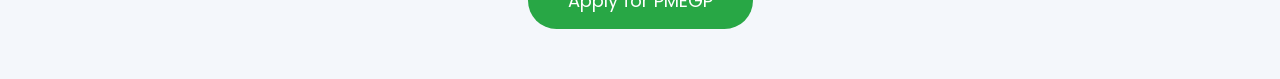
<file: learnbasics.html>
<!DOCTYPE html>
<html lang="en">
<head>
<meta charset="UTF-8">
<meta name="viewport" content="width=device-width, initial-scale=1.0">

<title>MSME Schemes Roadmap</title>

<link href="https://fonts.googleapis.com/css2?family=Poppins:wght@300;400;500;600;700&display=swap" rel="stylesheet">

<style>

*{
margin:0;
padding:0;
box-sizing:border-box;
font-family:'Poppins',sans-serif;
}

body{
background:#f4f7fb;
}

/* HEADER */

header{
background:#0f4c81;
color:white;
padding:20px;
text-align:center;
}

header h1{
font-size:38px;
}

/* HERO */

.hero{
background:linear-gradient(135deg,#0f4c81,#1e88e5);
color:white;
padding:60px 20px;
text-align:center;
}

.hero h2{
font-size:42px;
margin-bottom:15px;
}

.hero p{
font-size:18px;
}

/* SCHEME CARD */

.scheme-card{

width:90%;
max-width:1200px;

margin:40px auto;

background:white;

border-radius:20px;

padding:40px;

box-shadow:0 10px 30px rgba(0,0,0,.1);
}

.scheme-card h2{
color:#0f4c81;
margin-bottom:20px;
}

.scheme-card p{
line-height:1.8;
margin-bottom:15px;
}

/* BENEFITS */

.benefits{

display:grid;

grid-template-columns:
repeat(auto-fit,minmax(250px,1fr));

gap:20px;

margin-top:30px;
}

.benefit{

background:#eef5ff;

padding:20px;

border-radius:12px;
}

.benefit h4{
color:#0f4c81;
margin-bottom:10px;
}

/* ROADMAP */

.roadmap{

margin-top:50px;

display:flex;

justify-content:space-between;

flex-wrap:wrap;

gap:20px;
}

.step{

flex:1;

min-width:180px;

background:white;

padding:20px;

border-radius:15px;

text-align:center;

box-shadow:0 5px 15px rgba(0,0,0,.1);

position:relative;
}

.step-number{

width:50px;
height:50px;

background:#0f4c81;
color:white;

margin:auto;

border-radius:50%;

display:flex;
justify-content:center;
align-items:center;

font-size:20px;
font-weight:bold;

margin-bottom:15px;
}

.arrow{

font-size:40px;
color:#0f4c81;

display:flex;
align-items:center;
}

/* APPLY */

.apply-section{

text-align:center;

margin:50px;
}

.apply-btn{

padding:15px 40px;

border:none;

background:#28a745;

color:white;

font-size:18px;

border-radius:30px;

cursor:pointer;
}

.apply-btn:hover{

background:#1f8d38;
}

</style>
</head>

<body>

<header>
<h1>MSME Scheme Guidance Portal</h1>
</header>

<section class="hero">

<h2>PMEGP Scheme Roadmap</h2>

<p>
Prime Minister Employment Generation Programme
</p>

</section>

<div class="scheme-card">

<h2>About PMEGP</h2>

<p>
PMEGP is a flagship MSME scheme that provides financial
assistance for establishing new micro-enterprises in
manufacturing and service sectors.
</p>

<h2>Benefits</h2>

<div class="benefits">

<div class="benefit">
<h4>Subsidy Support</h4>
<p>Up to 35% subsidy for eligible applicants.</p>
</div>

<div class="benefit">
<h4>Bank Loan</h4>
<p>Easy access to business loans.</p>
</div>

<div class="benefit">
<h4>Employment</h4>
<p>Generate self-employment opportunities.</p>
</div>

<div class="benefit">
<h4>Business Growth</h4>
<p>Support for startups and entrepreneurs.</p>
</div>

</div>

<h2 style="margin-top:40px;">
Eligibility
</h2>

<p>
✔ Age above 18 years
<br>
✔ New business ventures only
<br>
✔ Minimum 8th pass for projects above specified limits
</p>

<h2 style="margin-top:40px;">
Application Roadmap
</h2>

<div class="roadmap">

<div class="step">
<div class="step-number">1</div>
<h3>Idea</h3>
<p>Choose business idea</p>
</div>

<div class="arrow">➜</div>

<div class="step">
<div class="step-number">2</div>
<h3>Register</h3>
<p>Create MSME profile</p>
</div>

<div class="arrow">➜</div>

<div class="step">
<div class="step-number">3</div>
<h3>Documents</h3>
<p>Upload required documents</p>
</div>

<div class="arrow">➜</div>

<div class="step">
<div class="step-number">4</div>
<h3>Bank Review</h3>
<p>Loan verification process</p>
</div>

<div class="arrow">➜</div>

<div class="step">
<div class="step-number">5</div>
<h3>Approval</h3>
<p>Receive subsidy approval</p>
</div>

</div>

</div>

<div class="apply-section">

<button class="apply-btn">
Apply for PMEGP
</button>

</div>

</body>
</html>
</file>
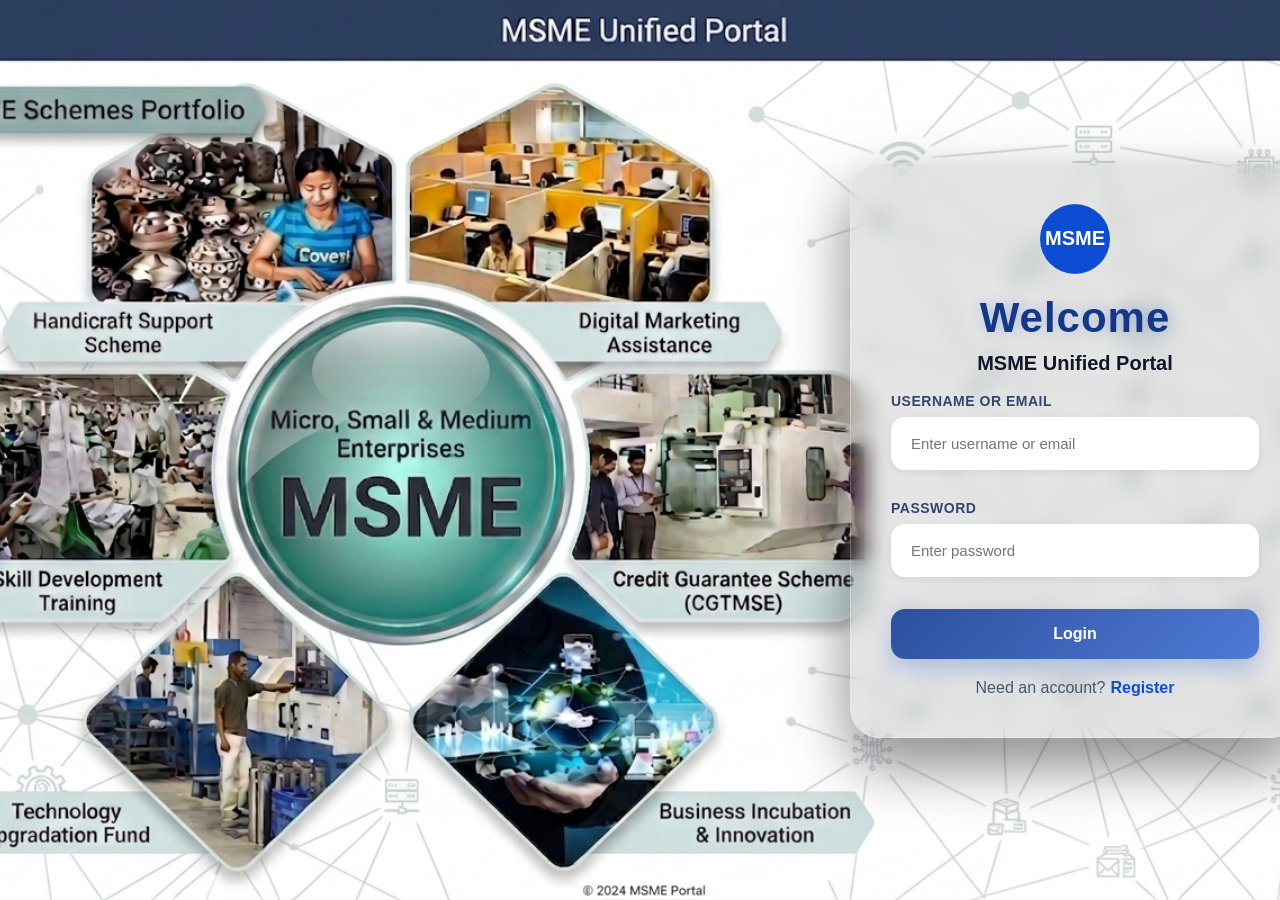
<file: login.html>
<!DOCTYPE html>
<html lang="en">
<head>
<meta charset="UTF-8">
<meta name="viewport" content="width=device-width, initial-scale=1.0">

<title>MSME Portal Login</title>

<style>

:root{
    --primary:#0d4dd4;
    --primary-dark:#0838a7;
    --text:#1e293b;
}

*{
    margin:0;
    padding:0;
    box-sizing:border-box;
    font-family:'Segoe UI',sans-serif;
}

body{
    margin:0;
    min-height:100vh;

    background-image:url("login-image.png");
    background-size:cover;
    background-position:center;
    background-repeat:no-repeat;
    background-attachment:fixed;

    display:flex;
    justify-content:flex-end;
    align-items:center;

    padding-right:80px;
}

/* LOGIN CARD */

.card{
    width:450px;

      background: rgba(0,0,0, 0.1);
    backdrop-filter: blur(10px);
    -webkit-backdrop-filter: blur(10px);
    border: 1px solid rgba(255,255,255,0.2);
    border-radius:30px;
    padding:40px;

    box-shadow:
        0 0 25px rgba(255,255,255,0.15),
        0 25px 60px rgba(0,0,0,.5);

    border:1px solid rgba(255,255,255,.25);

    transition:all .3s ease;
    margin-right:-100px;
}

.card:hover{
    transform:translateY(-6px);
}

/* LOGO */

.logo{

    width:70px;
    height:70px;

    border-radius:50%;

    background:#0d4dd4;

    color:white;

    display:flex;
    justify-content:center;
    align-items:center;

    font-size:20px;
    font-weight:bold;

    margin:auto;
    margin-bottom:20px;
}

/* TITLE */

h1{
    text-align:center;

    font-size:42px;

    font-weight:800;

    color:#143887;

    margin-bottom:10px;

    letter-spacing:1px;

    text-shadow:
    0 0 15px rgba(13,77,212,.25);
}

.portal-name{

    text-align:center;

    font-size:20px;

    font-weight:700;

    color:#0f172a;

    margin-bottom:12px;
}

.subtitle{

    text-align:center;

    color:#475569;

    margin-bottom:25px;

    line-height:1.5;
}

/* LABELS */

label{

    display:block;

    margin-top:18px;
    margin-bottom:8px;

    font-size:14px;

    font-weight:700;

    color:#32456d;

    letter-spacing:.5px;

    text-transform:uppercase;
}

/* INPUTS */
input{

    width:100%;

    padding:16px 18px;

    border-radius:14px;

    border:2px solid transparent;

    background:#ffffff;

    font-size:15px;

    transition:all .3s ease;

    box-shadow:
    0 2px 8px rgba(0,0,0,.08);

    margin-bottom:12px;
}

input:hover{

    transform:translateY(-2px);
}

input:focus{

    border-color:#2d509a;

    box-shadow:
    0 0 0 4px rgba(13,77,212,.15),
    0 10px 25px rgba(13,77,212,.15);
}

input:focus{

    border-color:#2a4889;

    box-shadow:
    0 0 8px rgba(13,77,212,.3);
}

/* BUTTON */

button{

    width:100%;

    padding:16px;

    margin-top:20px;

    border:none;

    border-radius:14px;

    background:linear-gradient(
    135deg,
    #2c509e,
    #4f7ad6
    );

    color:white;

    font-size:16px;

    font-weight:700;

    cursor:pointer;

    transition:all .3s ease;

    box-shadow:
    0 10px 25px rgba(13,77,212,.25);
}

button:hover{

    transform:translateY(-3px);

    box-shadow:
    0 15px 35px rgba(13,77,212,.35);
}
/* REGISTER */

.actions{

    display:flex;

    justify-content:center;

    gap:5px;

    margin-top:20px;
}

.actions span{
    color:#475569;
}

.actions a{

    text-decoration:none;

    color:#0d4dd4;

    font-weight:bold;
}

/* ERROR */

.error-box{

    display:none;

    margin-bottom:15px;

    padding:12px;

    border-radius:10px;

    background:#fee2e2;

    color:#991b1b;
}

/* MOBILE */

@media(max-width:768px){

    body{

        justify-content:center;

        padding:20px;
    }

    .card{

        width:100%;
        max-width:400px;
    }
}

</style>
</head>

<body>

<div class="card">

    <div class="logo">
        MSME
    </div>

    <h1>Welcome</h1>

    <div class="portal-name">
        MSME Unified Portal
    </div>
    <div id="errorBox" class="error-box"></div>

    <label for="username" <style = "display:block; margin-bottom:8px; margin-top:12px; color:#334766; font-weight:600;" > 
        Username or Email
    </label>

    <input
        id="username"
        type="text"
        placeholder="Enter username or email"
        autocomplete="username"
    >

    <label for="password">
        Password
    </label>

    <input
        id="password"
        type="password"
        placeholder="Enter password"
        autocomplete="current-password"
    >

    <button id="loginButton">
        Login
    </button>

    <div class="actions">
        <span>Need an account?</span>
        <a href="register.html">Register</a>
    </div>

</div>

<script>

const errorBox =
document.getElementById('errorBox');

const loginButton =
document.getElementById('loginButton');

function showError(message){

    errorBox.textContent = message;
    errorBox.style.display = 'block';
}

function clearError(){

    errorBox.textContent = '';
    errorBox.style.display = 'none';
}

async function loginUser(){

    clearError();

    const username =
    document.getElementById('username').value.trim();

    const password =
    document.getElementById('password').value;

    if(!username || !password){

        showError(
        'Username/email and password are required.'
        );

        return;
    }

    try{

        const response =
        await fetch('/login',{

            method:'POST',

            headers:{
                'Content-Type':'application/json'
            },

            body:JSON.stringify({
                username,
                password
            })

        });

        const result =
        await response.json();

        if(!response.ok){

            showError(
            result.message || 'Login failed.'
            );

            return;
        }

        window.location.href='index.html';

    }catch(error){

        showError(
        'Unable to connect to the server.'
        );
    }
}

loginButton.addEventListener(
'click',
loginUser
);

document.addEventListener(
'keydown',
event => {

    if(event.key === 'Enter'){

        loginUser();
    }
});

</script>

</body>
</html>
</file>
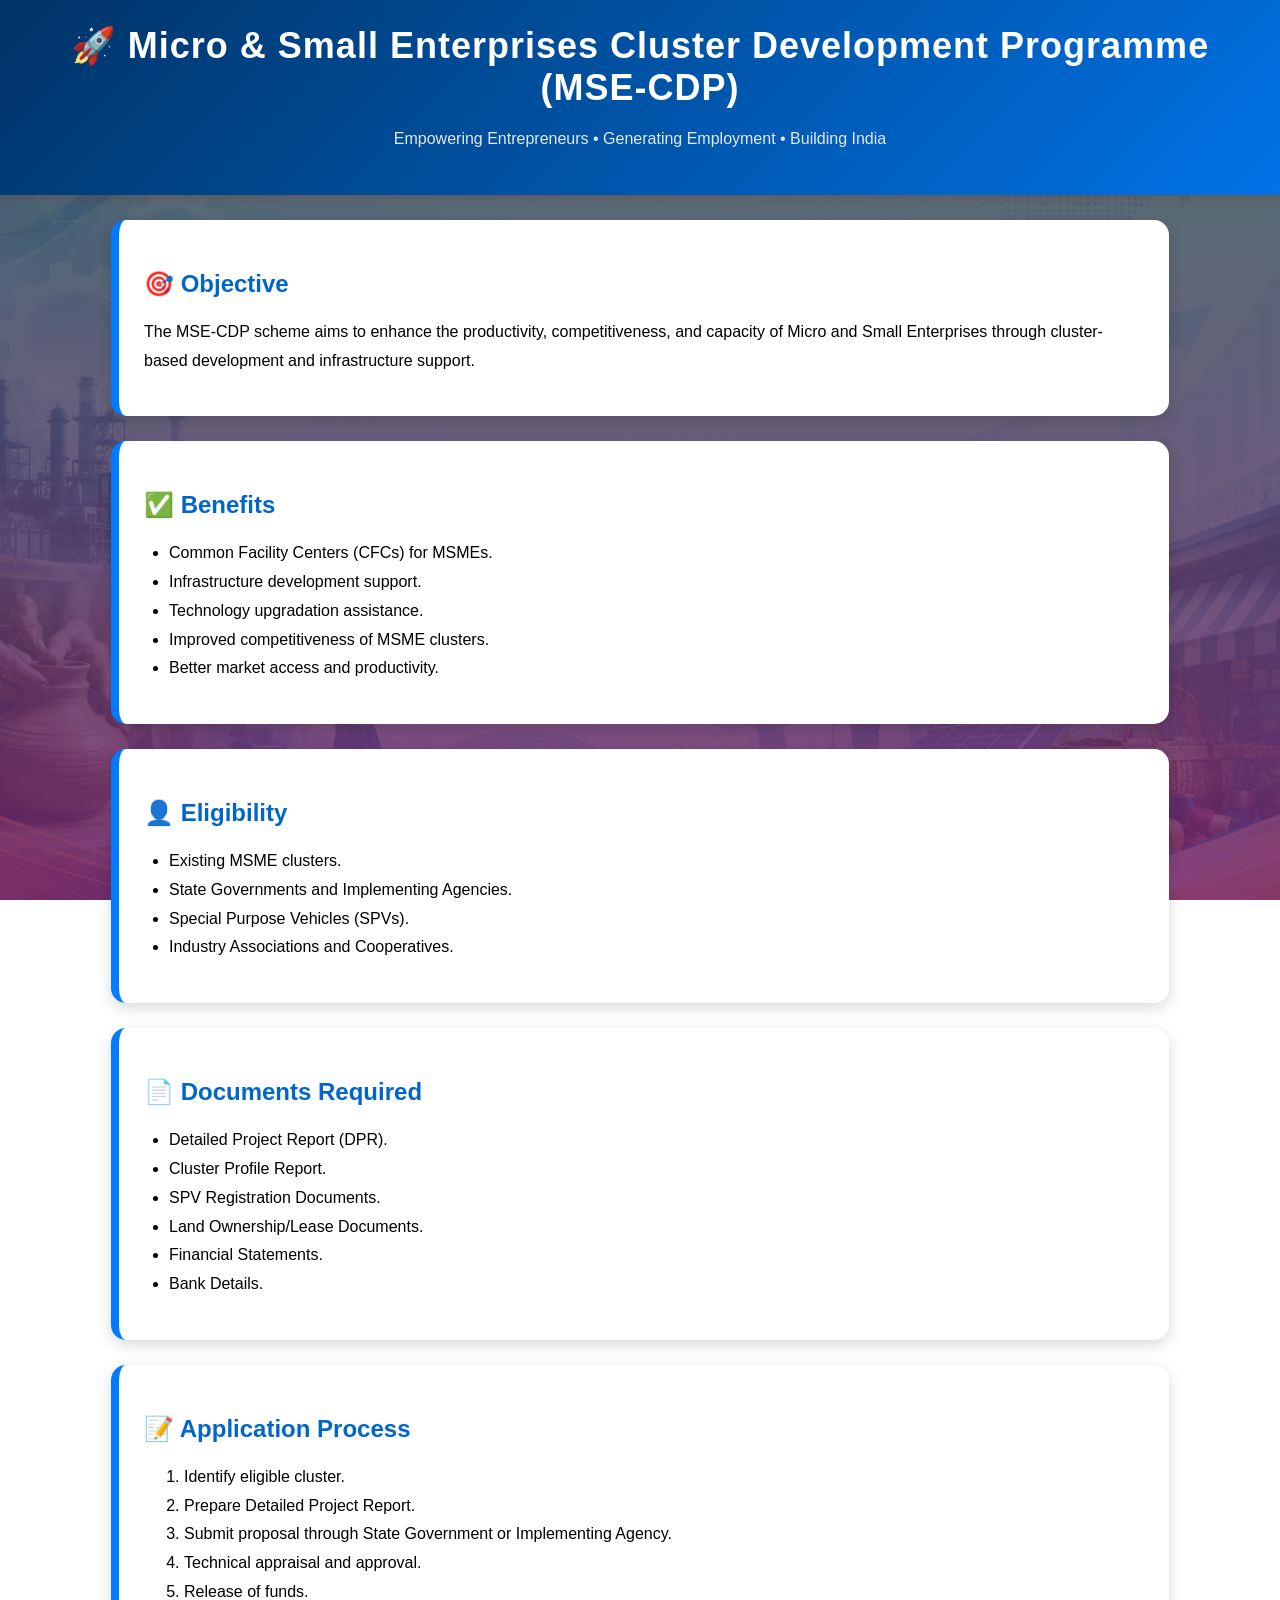
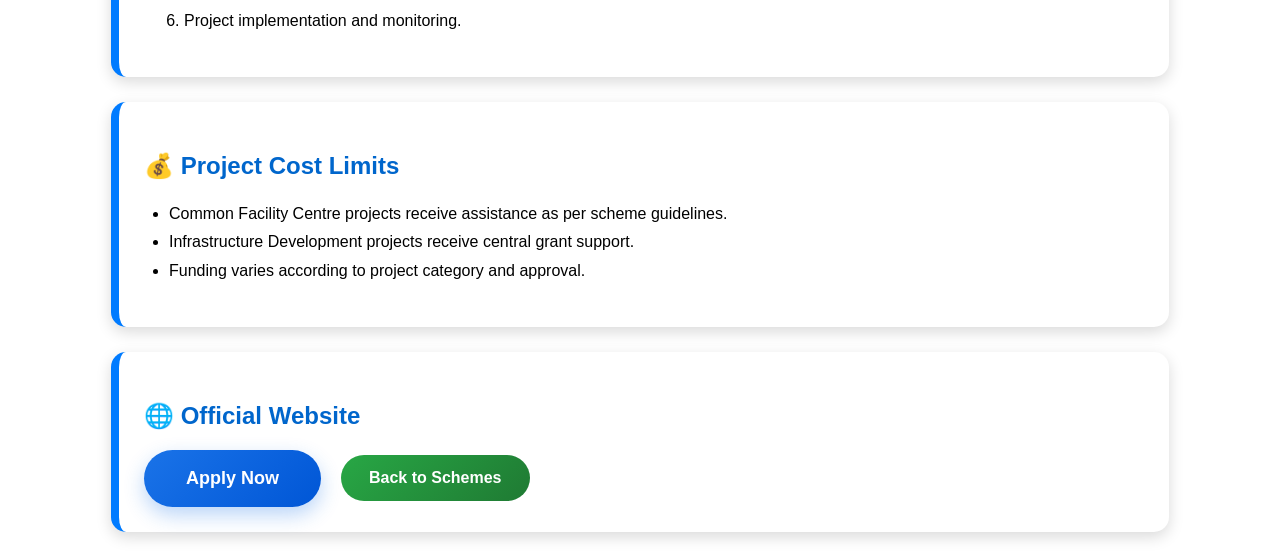
<file: msecdp.html>
<!DOCTYPE html>
<html lang="en">
<head>
<meta charset="UTF-8">
<meta name="viewport" content="width=device-width, initial-scale=1.0">

<title>PMEGP Scheme</title>

<style>

body{
    margin:0;
    font-family:Arial, sans-serif;

    background-image:
    linear-gradient(
    rgba(44, 95, 91, 0.85),
    rgba(115, 37, 110, 0.85)),
    url("image1.png");

    background-size:cover;
    background-position:center;
    background-attachment:fixed;
}

.header{
    background:#003366;
    color:white;
    text-align:center;
    padding:20px;
}

.container{
    flex:1;
    width:85%;
    max-width:1000px;
    margin:30px auto;
    background:white;
    padding:30px;
    border-radius:15px;
    box-shadow:0px 5px 15px rgba(0,0,0,0.2);
    border-left:8px solid #007bff;
}

h1{
    color:#003366;
    text-align:center;
}

h2{
    color:#0066cc;
    margin-top:25px;
}

p,li{
    line-height:1.8;
}

ul{
    padding-left:25px;
}

.btn{
    display:inline-block;
    background:linear-gradient(135deg,#007bff,#0056b3);
    color:white;
    text-decoration:none;
    padding:14px 28px;
    border-radius:30px;
    font-weight:bold;
    transition:0.3s;
}

.btn:hover{
    transform:scale(1.05);
}

.back{
    background:linear-gradient(135deg,#28a745,#1f7a33);
}

.back:hover{
    background:#1f7a33;
}

.header{
    background: linear-gradient(135deg,#003366,#0073e6);
    color:rgb(227, 233, 235);
    text-align:center;
    padding:25px;
    box-shadow:0px 3px 10px rgba(117, 43, 43, 0.3);
}

.header h1{
    color:white;
    font-size:36px;
    letter-spacing:1px;
    margin:0;
}

.container{
    width:85%;
    max-width:1000px;
    margin:25px auto;
    background:white;
    padding:25px;
    border-radius:15px;
    box-shadow:0px 5px 15px rgba(0,0,0,0.15);
    border-left:8px solid #007bff;
    transition:0.3s;
}

.container:hover{
    transform:translateY(-5px);
}

.section-title{
    display:flex;
    align-items:center;
    gap:12px;
    color:#0066cc;
}

.section-title img{
    width:40px;
    height:40px;
}

/* Apply Button Style */

.apply-btn{
    background:linear-gradient(135deg,#1a73e8,#0056d6);
    color:white;
    border:none;
    padding:18px 42px;
    border-radius:40px;
    font-size:18px;
    font-weight:700;
    cursor:pointer;
    transition:0.3s;
    box-shadow:0 8px 20px rgba(26,115,232,0.3);
}

.apply-btn:hover{
    transform:translateY(-3px);
    box-shadow:0 12px 25px rgba(26,115,232,0.4);
}

.button-group{
    display:flex;
    align-items:center;
    gap:20px;
    margin-top:20px;
    flex-wrap:wrap;
}
</style>
</head>
<div class="header">
    <h1>🚀 Micro & Small Enterprises Cluster Development Programme (MSE-CDP)</h1>
    <p>Empowering Entrepreneurs • Generating Employment • Building India</p>
</div>


<div class="container">
<h2>🎯 Objective</h2>
<p>
The MSE-CDP scheme aims to enhance the productivity, competitiveness,
and capacity of Micro and Small Enterprises through cluster-based
development and infrastructure support.
</p>
</div>

<div class="container">
<h2>✅ Benefits</h2>
<ul>
<li>Common Facility Centers (CFCs) for MSMEs.</li>
<li>Infrastructure development support.</li>
<li>Technology upgradation assistance.</li>
<li>Improved competitiveness of MSME clusters.</li>
<li>Better market access and productivity.</li>
</ul>
</div>

<div class="container">
<h2>👤 Eligibility</h2>
<ul>
<li>Existing MSME clusters.</li>
<li>State Governments and Implementing Agencies.</li>
<li>Special Purpose Vehicles (SPVs).</li>
<li>Industry Associations and Cooperatives.</li>
</ul>
</div>

<div class="container">
<h2>📄 Documents Required</h2>
<ul>
<li>Detailed Project Report (DPR).</li>
<li>Cluster Profile Report.</li>
<li>SPV Registration Documents.</li>
<li>Land Ownership/Lease Documents.</li>
<li>Financial Statements.</li>
<li>Bank Details.</li>
</ul>
</div>

<div class="container">
<h2>📝 Application Process</h2>
<ol>
<li>Identify eligible cluster.</li>
<li>Prepare Detailed Project Report.</li>
<li>Submit proposal through State Government or Implementing Agency.</li>
<li>Technical appraisal and approval.</li>
<li>Release of funds.</li>
<li>Project implementation and monitoring.</li>
</ol>
</div>

<div class="container">
<h2>💰 Project Cost Limits</h2>
<ul>
<li>Common Facility Centre projects receive assistance as per scheme guidelines.</li>
<li>Infrastructure Development projects receive central grant support.</li>
<li>Funding varies according to project category and approval.</li>
</ul>
</div>

<div class="container">
<h2>🌐 Official Website</h2>

<div class="button-group">

<button
class="apply-btn"
onclick="applyScheme('msecdp','https://cluster.dcmsme.gov.in/')">
Apply Now
</button>

<a href="schemes.html" class="btn back">
Back to Schemes
</a>

</div>
</div>
</body>
<script>
async function applyScheme(schemeName, officialUrl){

    // Open official website immediately
    window.open(officialUrl, "_blank");

    try{

        const response = await fetch('/apply-scheme',{
            method:'POST',
            headers:{
                'Content-Type':'application/json'
            },
            body:JSON.stringify({
                scheme_name: schemeName
            })
        });

        const result = await response.json();

        alert(result.message);

    }
    catch(error){

        alert("Email/Application recording failed");

    }
}
</script>
</html>
</file>
<file: style.css>
/* =========================
   GLOBAL STYLES
========================= */

*{
    margin:0;
    padding:0;
    box-sizing:border-box;
    font-family:'Poppins',sans-serif;
}

body{
    background:#f5f7fb;
    color:#24345f;
    line-height:1.6;
}

/* =========================
   HEADER
========================= */

header{
    background:rgba(15, 76, 129, 0.88);
    color:white;
    position:sticky;
    top:0;
    z-index:1000;
    box-shadow:0 6px 18px rgba(0,0,0,0.18);
    backdrop-filter:blur(5px);
    padding:12px 20px 0;
}

/* Top Row */

.header-top{
    display:flex;
    justify-content:space-between;

    gap:18px;
    padding:0 0 12px;
}

.user-icon-btn{
    width:54px;
    height:54px;
    border-radius:50%;
    border:none;
    background:linear-gradient(135deg, #0D47A1 0%, #1976D2 55%, #42A5F5 100%);
    color:#fff;
    display:flex;
    align-items:center;
    justify-content:center;
    position:relative;
    box-shadow:0 16px 40px rgba(13,71,161,0.22);
    cursor:pointer;
    transition:transform 0.25s ease, box-shadow 0.25s ease;
}

.user-icon-btn:hover{
    transform:scale(1.08);
    box-shadow:0 20px 45px rgba(13,71,161,0.28);
}

.user-icon-btn i{
    font-size:22px;
}

.online-dot{
    position:absolute;
    bottom:6px;
    right:6px;
    width:12px;
    height:12px;
    border-radius:50%;
    background:#4CAF50;
    box-shadow:0 0 12px rgba(76,175,80,0.35);
}

/* =========================
   LOGO SECTION
========================= */

.logo-container{
    display:flex;
    align-items:center;
    gap:15px;
}

.logo-img{
    width:70px;
    height:70px;
  /*  max-width:100%;
    object-fit:contain;
    display:block;*/
}

.divider{
    width:2px;
    height:65px;
    margin-left: -20px;
    background:white;
}

.title-section h1{
    font-size:24px;
    font-weight:700;
    color:white;
    margin:0;
}

.title-section p{
    font-size:14px;
    color:#f0f0f0;
    margin-top:4px;
}

/* =========================
   BUTTONS
========================= */

.header-actions{
    display:flex;
    gap:10px;
}

.buttons{
    display:flex;
    align-items:center;
    gap:10px;
}

.buttons.hidden{
    display:none;
}

.user-menu-wrap{
    position:relative;
}

.user-menu{
    position:absolute;
    top:52px;
    right:0;
    background:white;
    border-radius:10px;
    box-shadow:0 10px 25px rgba(0,0,0,0.18);
    padding:8px;
    display:none;
    min-width:120px;
    z-index:1100;
}

.user-menu.show{
    display:block;
}


.logout-btn{
    width:100%;
    border:none;
    background:#0f4c81;
    color:white;
    border-radius:8px;
    padding:10px 12px;
    cursor:pointer;
    font-weight:600;
}

.logout-btn:hover{
    background:#0b3c66;
}

.auth-modal{
    position:fixed;
    inset:0;
    background:rgba(0,0,0,0.55);
    display:none;
    align-items:center;
    justify-content:center;
    z-index:2000;
    padding:20px;
}

.auth-modal.open{
    display:flex;
}

.auth-modal-card{
    width:min(420px, 100%);
    background:white;
    border-radius:16px;
    box-shadow:0 18px 40px rgba(0,0,0,0.25);
    padding:22px;
    position:relative;
}

.close-modal{
    position:absolute;
    top:10px;
    right:12px;
    border:none;
    background:transparent;
    font-size:26px;
    cursor:pointer;
    color:#555;
}

.auth-modal-card h3{
    color:#0f4c81;
    font-size:22px;
    margin-bottom:6px;
}

.auth-modal-card p{
    color:#555;
    font-size:14px;
    margin-bottom:14px;
}

#authForm{
    display:flex;
    flex-direction:column;
    gap:10px;
}

#authForm input{
    width:100%;
    padding:11px 12px;
    border:1px solid #d6dbe2;
    border-radius:8px;
    font:inherit;
}

#authForm input:focus{
    outline:2px solid #ff9800;
    border-color:#ff9800;
}

.submit-btn{
    background:#0f4c81;
    color:white;
    border:none;
    border-radius:8px;
    padding:11px 14px;
    cursor:pointer;
    font-weight:600;
}

.submit-btn:hover{
    background:#0b3c66;
}

.buttons button{
    padding:10px 18px;
    border:none;
    border-radius:6px;
    cursor:pointer;
    transition:0.3s;
    font-weight:600;
}

.login{
    background:white;
    color:#0f4c81;
}

.login:hover{
    background:#e5e5e5;
}

.register{
    background:#ff9800;
    color:white;
}

.register:hover{
    background:#e68900;
}

/* =========================
   NAVIGATION
========================= */

nav{
    position:sticky;
    top:94px;
    width:100%;
    z-index:1000;
    background:rgba(255, 255, 255, 0.86);
    backdrop-filter:blur(5px);
    box-shadow:0 4px 12px rgba(0,0,0,0.08);
}

nav ul{
    display:flex;
    justify-content:center;
    align-items:center;
    list-style:none;
    padding:15px 0;
}

nav ul li{
    display:flex;
    align-items:center;
}

nav ul li + li::before{
    content:"";
    width:1px;
    height:18px;
    background:linear-gradient(to bottom, transparent, #0f4c81, transparent);
    margin:0 18px;
}

nav ul li a{
    text-decoration:none;
    color:#0f4c81;
    font-weight:600;
    transition:0.3s;
}

nav ul li a:hover{
    color:#ff9800;
}
/* =========================
   HERO SECTION
========================= */

.hero{
    height: 100vh;;
    position:relative;
    overflow:hidden;
}

.hero-controls{
    position:absolute;
    top:50%;
    left:0;
    right:0;
    display:flex;
    justify-content:space-between;
    align-items:center;
    padding:0 20px;
    pointer-events:none;
    z-index:10;
}

.hero-arrow{
    pointer-events:auto;
    background:rgba(0,0,0,0.35);
    border:none;
    color:white;
    width:45px;
    height:45px;
    border-radius:50%;
    display:flex;
    align-items:center;
    justify-content:center;
    cursor:pointer;
    transition:background 0.25s ease;
}

.hero-arrow:hover{
    background:rgba(0,0,0,0.55);
}

.hero-arrow i{
    font-size:1rem;
}

.slide{
    position:absolute;
    top:0;
    left:0;
    width:100%;
    height:100%;
    opacity:0;
    transform: translateX(100%);
    transition: transform 0.8s ease, opacity 0.8s ease;
    display:block;
    z-index:0;
}

.slide.active{
    opacity:1;
    transform: translateX(0);
    
    z-index:1;
}

.slide img{
    width:100%;
    height:100%;
    object-fit:cover;
    filter: saturate(0.55);
}

.overlay{
    position:absolute;
    top:50%;
    left:50%;
    transform:translate(-50%,-50%);
    text-align:center;
    color:white;
    background:rgba(0,0,0,0.55);
    padding:35px;
    border-radius:15px;
    backdrop-filter:blur(5px);
}

.overlay h1{
    font-size:3rem;
    margin-bottom:15px;
}

.overlay p{
    font-size:1.2rem;
}

/* =========================
   GUIDE BANNER
========================= */

.guide-banner{
    margin: 18px;
    padding: 22px;
    background: linear-gradient(135deg, rgba(15, 76, 129, 0.95), rgba(255, 152, 0, 0.88));
    border-radius: 18px;
    box-shadow: 0 10px 25px rgba(0, 0, 0, 0.12);
    color: white;
}

.guide-content{
    display: flex;
    flex-direction: column;
    align-items: center;
    text-align: center;
    gap: 8px;
}

.guide-content h3{
    font-size: 24px;
    font-weight: 700;
}

.guide-content p{
    max-width: 780px;
    color: #f3f7ff;
}

.guide-btn{
    margin-top: 6px;
    padding: 12px 22px;
    border: none;
    border-radius: 30px;
    background: #ffffff;
    color: #0f4c81;
    font-weight: 700;
    cursor: pointer;
    transition: transform 0.2s ease, background 0.2s ease;
}

.guide-btn:hover{
    transform: translateY(-2px);
    background: #f0f0f0;
}

/* =========================
   SEARCH SECTION
========================= */

.search-section{
    padding:60px 20px;
    text-align:center;
    background:rgba(255,255,255,0.78);
    backdrop-filter:blur(6px);
    box-shadow:0 10px 25px rgba(0,0,0,0.08);
    border-radius:18px;
    margin:18px;
}

.search-section h2{
    color:#0f4c81;
    margin-bottom:20px;
}

.search-box{
    display:flex;
    justify-content:center;
    margin-top:20px;
}

.search-box input{
    width:500px;
    padding:15px;
    border:none;
    border-radius:30px 0 0 30px;
    box-shadow:0 5px 15px rgba(0,0,0,.1);
    outline:none;
}

.search-box button{
    padding:15px 25px;
    border:none;
    background:#0f4c81;
    color:white;
    border-radius:0 30px 30px 0;
    cursor:pointer;
    transition:0.3s;
}

.search-box button:hover{
    background:#08365a;
}

/* =========================
   ACTION BUTTONS
========================= */

.action-buttons{
    margin-top:25px;
}

.apply-btn,
.view-btn{
    padding:14px 30px;
    border:none;
    margin:10px;
    cursor:pointer;
    border-radius:30px;
    font-weight:bold;
    transition:0.3s;
}

.apply-btn{
    background:#28a745;
    color:white;
}

.view-btn{
    background:#ff9800;
    color:white;
}

.apply-btn:hover,
.view-btn:hover{
    transform:translateY(-4px);
}

/* =========================
   CATEGORIES
========================= */

.categories{
    padding:70px 50px;
    text-align:center;
    background:rgba(255,255,255,0.78);
    backdrop-filter:blur(6px);
    box-shadow:0 10px 25px rgba(0,0,0,0.08);
    border-radius:18px;
    margin:18px;
}

.categories h2{
    color:#0f4c81;
    margin-bottom:40px;
}

.category-container{
    display:grid;
    grid-template-columns:repeat(auto-fit,minmax(200px,1fr));
    gap:25px;
}

.card{
    background:white;
    padding:35px;
    border-radius:15px;
    box-shadow:0 8px 20px rgba(0,0,0,.1);
    transition:0.4s;
    cursor:pointer;
}

.card:hover{
    transform:translateY(-10px) scale(1.12);
    background:#0f4c81;
    color:white;
    animation: blink 1s ease-in-out infinite;
    box-shadow:0 15px 35px rgba(0,0,0,0.25);
}

.card i{
    font-size:45px;
    color:#0f4c81;
    margin-bottom:15px;
    transition:0.3s ease;
}

.card:hover i{
    color:white;
    transform:scale(1.3);
}

@keyframes blink {
    0%, 100% {
        filter: brightness(1);
    }
    50% {
        filter: brightness(1.15);
    }
}

/* =========================
   FEATURED SCHEMES
========================= */

.featured{
    padding:70px 50px;
    text-align:center;
    background:rgba(238,245,255,0.82);
    backdrop-filter:blur(6px);
    box-shadow:0 10px 25px rgba(0,0,0,0.08);
    border-radius:18px;
    margin:18px;
}

.featured h2{
    color:#0f4c81;
    margin-bottom:40px;
}

.scheme-container{
    display:grid;
    grid-template-columns:repeat(auto-fit,minmax(250px,1fr));
    gap:25px;
}

.scheme-card{
    background:white;
    padding:30px;
    border-radius:15px;
    box-shadow:0 8px 20px rgba(0,0,0,.1);
    transition:0.4s;
}

.scheme-card:hover{
    transform:scale(1.05);
}

.scheme-card h3{
    color:#0f4c81;
    margin-bottom:10px;
}

.scheme-card p{
    margin-bottom:15px;
}

.scheme-card button{
    padding:10px 20px;
    background:#0f4c81;
    color:white;
    border:none;
    border-radius:8px;
    cursor:pointer;
}

.scheme-card button:hover{
    background:#08365a;
}

/* =========================
   FOOTER
========================= */

footer{
    background:rgba(15, 76, 129, 0.92);
    color:white;
    text-align:center;
    padding:25px;
    margin-top:50px;
    backdrop-filter:blur(5px);
    box-shadow:0 -4px 12px rgba(0,0,0,0.12);
}

/* =========================
   RESPONSIVE DESIGN
========================= */

@media(max-width:768px){

    .header-top{
        flex-direction:column;
        gap:15px;
        text-align:center;
    }

    .logo-container{
        flex-direction:column;
        text-align:center;
    }

    .divider{
        display:none;
    }

    .title-section h1{
        font-size:18px;
    }

    nav ul{
        flex-wrap:wrap;
        gap:15px;
    }

    .overlay h1{
        font-size:2rem;
    }

    .overlay p{
        font-size:1rem;
    }

    .search-box{
        flex-direction:column;
        align-items:center;
    }

    .search-box input{
        width:90%;
        border-radius:30px;
        margin-bottom:10px;
    }

    .search-box button{
        width:90%;
        border-radius:30px;
    }

    .categories,
    .featured{
        padding:40px 20px;
    }
}
.scheme-advisor{

padding:60px;

text-align:center;

background:white;
}

.scheme-advisor h2{

color:#0f4c81;

margin-bottom:15px;
}

@media(max-width:768px){

    body{
        justify-content:center;
        padding:20px;
    }

    .card{
        width:100%;
        max-width:400px;
    }
}

/* =========================
   SCHEME RECOMMENDATION
========================= */

.scheme-advisor{

    margin:50px 20px;
    padding:50px;
    text-align:center;

    background:rgba(255,255,255,0.15);

    backdrop-filter:blur(10px);
    -webkit-backdrop-filter:blur(10px);

    border:1px solid rgba(255,255,255,0.2);

    border-radius:25px;

    box-shadow:0 8px 32px rgba(0,0,0,0.15);
}

.scheme-advisor h2{

    color:white;
    font-size:32px;
    margin-bottom:15px;
}

.scheme-advisor p{

    color:white;
    font-size:18px;
    margin-bottom:25px;
}

.scheme-advisor select{

    width:350px;
    padding:15px;

    border-radius:15px;

    border:1px solid rgba(255,255,255,0.3);

    background:rgba(255,255,255,0.2);

    color:white;

    font-size:16px;
}

.scheme-advisor select option{

    color:black;
}

.scheme-advisor button{

    padding:15px 25px;

    margin-left:10px;

    border:none;

    border-radius:15px;

    background:#0d4dd4;

    color:white;

    cursor:pointer;
}

.scheme-advisor button:hover{

    background:#0838a7;
}

/* =========================
   SCHEME RECOMMENDATION
========================= */

.scheme-advisor{

    margin:60px auto;
    padding:50px;
    max-width:1225px;

    text-align:center;

    background:rgba(250,250,250,0.15);

    border-radius:25px;

    box-shadow:
    0 10px 35px rgba(15,76,129,0.12);

    border:1px solid #dbeafe;
}

/* Heading */

.scheme-advisor h2{

    color:#0f4c81;

    font-size:34px;

    font-weight:700;

    margin-bottom:15px;
}

/* Description */

.scheme-advisor p{

    color:#475569;

    font-size:18px;

    margin-bottom:30px;
}

/* Dropdown */

.scheme-advisor select{

    width:350px;

    padding:14px 18px;

    border-radius:12px;

    border:2px solid #cbd5e1;

    background:white;

    color:#1e293b;

    font-size:16px;

    outline:none;

    transition:.3s;
}

.scheme-advisor select:focus{

    border-color:#0f4c81;

    box-shadow:
    0 0 12px rgba(15,76,129,.2);
}

/* Button */

.scheme-advisor button{

    padding:14px 25px;

    margin-left:10px;

    border:none;

    border-radius:12px;

    background:#0f4c81;

    color:white;

    font-weight:600;

    cursor:pointer;

    transition:.3s;
}

.scheme-advisor button:hover{

    background:#08365a;

    transform:translateY(-2px);
}

/* Recommendation Result */

#recommendationBox{

    display:none;

    margin-top:35px;

    padding:30px;

    border-radius:20px;

    background:linear-gradient(
    135deg,
    #f8fbff,
    #eef5ff
    );

    border-left:6px solid #0f4c81;

    text-align:left;

    box-shadow:
    0 5px 20px rgba(15,76,129,.08);
}

/* Result Heading */

#recommendationBox h3{

    color:#0f4c81;

    font-size:26px;

    margin-bottom:18px;
}

/* Scheme Text */

#recommendationBox p{

    color:#334155;

    font-size:17px;

    margin-bottom:12px;

    line-height:1.8;
}

/* Highlight Scheme Names */

#recommendationBox b{

    color:#16a34a;

    font-size:18px;
}

/* Mobile */

@media(max-width:768px){

    .scheme-advisor{

        padding:40px 30px;
    }

    .scheme-advisor select{

        width:100%;

        margin-bottom:15px;
    }

    .scheme-advisor button{

        width:100%;

        margin-left:-20px;
    }
}

/* =========================
   DASHBOARD PAGE
========================= */

.dashboard-page{
    background:#f5f7fb;
}

.dashboard-wrapper{
    display:flex;
    min-height:100vh;
}

.dashboard-sidebar{
    width:230px;
    position:fixed;
    top:0;
    left:0;
    bottom:0;
    background:#fff;
    border-right:1px solid #d8e3f0;
    padding:28px 18px;
    overflow-y:auto;
}

.dashboard-sidebar .sidebar-top{
    display:flex;
    flex-direction:column;
    align-items:flex-start;
    gap:18px;
    margin-bottom:32px;
}

.dashboard-sidebar .sidebar-avatar{
    width:52px;
    height:52px;
    border-radius:50%;
    background:#0D47A1;
    display:flex;
    align-items:center;
    justify-content:center;
    color:#fff;
    box-shadow:0 10px 24px rgba(13,71,161,0.16);
}

.sidebar-welcome{
    margin:0;
    font-size:13px;
    color:#6b7a96;
    text-transform:uppercase;
    letter-spacing:0.08em;
}

.sidebar-username{
    margin:0;
    font-size:20px;
    color:#0f4c81;
    line-height:1.2;
}

.sidebar-menu{
    display:flex;
    flex-direction:column;
    gap:10px;
}

.sidebar-link{
    display:flex;
    align-items:center;
    gap:12px;
    padding:12px 14px;
    color:#25396d;
    text-decoration:none;
    border-radius:10px;
    transition:0.22s ease;
    font-weight:600;
}

.sidebar-link:hover,
.sidebar-link.active{
    background:#0D47A1;
    color:#fff;
}

.sidebar-link i{
    width:24px;
    text-align:center;
}

.dashboard-main{
    margin-left:250px;
    width:100%;
    padding:30px;
    background:#ffffff;
    min-height:100vh;
}

.dashboard-header{
    display:flex;
    justify-content:space-between;
    align-items:center;
    padding:24px 28px;
    background:linear-gradient(135deg, #FB8C00 0%, #F57C00 100%);
    border-radius:12px;
    margin-bottom:24px;
    box-shadow:0 8px 20px rgba(251, 140, 0, 0.2);
}

.dashboard-header h1{
    margin:0;
    font-size:26px;
    color:#fff;
    font-weight:700;
}

.dashboard-greeting{
    margin:6px 0 0;
    color:rgba(255,255,255,0.9);
    font-size:15px;
}

.dashboard-header-actions{
    display:flex;
    align-items:center;
    gap:12px;
}

.icon-button{
    width:50px;
    height:50px;
    border-radius:50%;
    border:none;
    background:#0D47A1;
    color:#fff;
    display:flex;
    align-items:center;
    justify-content:center;
    box-shadow:0 10px 24px rgba(13,71,161,0.16);
    cursor:pointer;
    transition:transform 0.2s ease;
    position:relative;
}

.icon-button:hover{
    transform:scale(1.06);
}

.notification-dot{
    position:absolute;
    top:8px;
    right:8px;
    min-width:18px;
    height:18px;
    background:#FF5B5B;
    color:#fff;
    border-radius:999px;
    font-size:11px;
    display:flex;
    align-items:center;
    justify-content:center;
    padding:0 5px;
}

.dashboard-stats{
    display:grid;
    grid-template-columns:repeat(4,1fr);
    gap:24px;
    margin-bottom:40px;
}

.stat-card{
    border-radius:16px;
    padding:30px 20px;
    background:#fff;
    box-shadow:0 12px 32px rgba(0,0,0,0.08);
    transition:transform 0.3s ease, box-shadow 0.3s ease;
    display:flex;
    flex-direction:column;
    align-items:center;
    justify-content:center;
}

.stat-card:hover{
    transform:translateY(-8px);
    box-shadow:0 16px 40px rgba(0,0,0,0.12);
}

.stat-card-blue{
    background:linear-gradient(135deg, #0D47A1 0%, #1565C0 100%);
    color:#fff;
}

.stat-card-green{
    background:linear-gradient(135deg, #2E7D32 0%, #43A047 100%);
    color:#fff;
}

.stat-card-orange{
    background:linear-gradient(135deg, #FB8C00 0%, #FFA726 100%);
    color:#fff;
}

.stat-card-purple{
    background:linear-gradient(135deg, #7B1FA2 0%, #9C27B0 100%);
    color:#fff;
}

.stat-circle{
    position:relative;
    width:140px;
    height:140px;
    display:flex;
    align-items:center;
    justify-content:center;
}

.stat-circle svg{
    width:100%;
    height:100%;
    transform:rotate(-90deg);
}

.stat-card-blue .circle-progress{
    stroke:#0D47A1;
    
}

.stat-card-green .circle-progress{
    stroke:#2E7D32;
}

.stat-card-orange .circle-progress{
    stroke:#FB8C00;
}

.stat-card-purple .circle-progress{
    stroke:#7B1FA2;
}

.circle-bg{
    stroke:rgba(255,255,255,0.3);
    fill:none;
    stroke-width:3;
}

.circle-value{
    color:#fff;
    font-size:32px;
    font-weight:700;
    line-height:1;
}

.circle-label{
    color:rgba(255, 255, 255, 0.9);
    font-size:14px;
    font-weight:600;
    margin-top:4px;
}

.circle-progress{
    fill:none;
    stroke-width:3;
    stroke-dasharray:283;
    stroke-dashoffset:283;
    transition:stroke-dashoffset 0.6s ease;
    stroke-linecap:round;
}

.circle-text{
    position:absolute;
    display:flex;
    flex-direction:column;
    align-items:center;
    justify-content:center;
    color: white;
}

.circle-value{
    font-size:32px;
    font-weight:700;
    color:white;
    line-height:1;
}

.circle-label{
    font-size:12px;
    color:white;
    margin-top:6px;
    text-transform:uppercase;
    letter-spacing:0.05em;
}

.dashboard-table-panel{
    background:#fff;
    border:1px solid #d8e3f0;
    border-radius:12px;
    padding:24px;
}

.panel-title h2{
    margin:0 0 18px;
    font-size:20px;
    color:#0f4c81;
}

.panel-header{
    display:flex;
    justify-content:space-between;
    align-items:center;
    margin-bottom:18px;
    padding-bottom:12px;
    border-bottom:2px solid #f0f4f8;
}

.panel-header h2{
    margin:0;
    font-size:20px;
    color:#0f4c81;
    font-weight:700;
}

.panel-icon{
    color:#7b8fa3;
    font-size:14px;
}

.table-container{
    overflow-x:auto;
}

.dashboard-table{
    width:100%;
    border-collapse:collapse;
    min-width:650px;
}

.dashboard-table th,
.dashboard-table td{
    padding:14px 16px;
    border-bottom:1px solid #f1f5f9;
    text-align:left;
    color:#25396d;
}

.dashboard-table thead th{
    font-weight:700;
    font-size:14px;
    letter-spacing:0.01em;
    background:#f8fbff;
    position:sticky;
    top:0;
}

.dashboard-table tbody tr:nth-child(even){
    background:#fbfcff;
}

.dashboard-table tbody tr:hover{
    background:#f0f6ff;
}

.status-pill{
    display:inline-flex;
    align-items:center;
    justify-content:center;
    padding:7px 14px;
    border-radius:20px;
    font-size:12px;
    font-weight:700;
    letter-spacing:0.02em;
}

.status-approved{
    background:#d4edda;
    color:#155724;
    border-left:3px solid #28a745;
}

.status-pending{
    background:#fff3cd;
    color:#856404;
    border-left:3px solid #ffc107;
}

.status-review{
    background:#d1ecf1;
    color:#0c5460;
    border-left:3px solid #17a2b8;
}

.status-rejected{
    background:#f8d7da;
    color:#721c24;
    border-left:3px solid #dc3545;
}

.empty-state{
    text-align:center;
    color:#64748b;
    padding:32px 0;
    font-size:15px;
}

@media(max-width:1100px){
    .dashboard-summary{
        grid-template-columns:repeat(2,1fr);
    }
}

@media(max-width:860px){
    .dashboard-wrapper{
        flex-direction:column;
    }
    .dashboard-sidebar{
        position:relative;
        width:100%;
        height:auto;
        border-right:none;
        border-bottom:1px solid #d8e3f0;
    }
    .dashboard-main{
        margin-left:0;
        padding:24px;
    }
    .dashboard-header{
        flex-direction:column;
        align-items:flex-start;
        gap:16px;
    }
    .dashboard-stats{
        grid-template-columns:repeat(2,1fr);
        gap:16px;
    }
}

@media(max-width:640px){
    .dashboard-summary{
        grid-template-columns:1fr;
    }
    .dashboard-stats{
        grid-template-columns:1fr;
        gap:12px;
    }
    .stat-card{
        padding:20px 16px;
    }
    .stat-circle{
        width:120px;
        height:120px;
    }
    .circle-value{
        font-size:24px;
    }
    .icon-button{
        width:44px;
        height:44px;
    }
}

.home-btn{
    background:#2f57ac;
    color:white;
    border:none;
    padding:10px 18px;
    border-radius:8px;
    cursor:pointer;
    font-size:14px;
    font-weight:600;
    display:flex;
    align-items:center;
    gap:8px;
    transition:0.3s;
}

.home-btn:hover{
    background:#2c4075;
    transform:translateY(-2px);
}
</file>
<file: confirmation.css>
/* ==========================================
   VARIABLES & DESIGN THEME
   ========================================== */
:root {
    --primary-blue: #0F4C81;
    --accent-orange: #FF8C00;
    --success-green: #28A745;
    --purple: #8E44AD;
    --bg-light: #F5F7FA;
    --text-dark: #2D3748;
    --text-muted: #718096;
    
    /* Glassmorphism settings */
    --glass-bg: rgba(255, 255, 255, 0.82);
    --glass-border: rgba(255, 255, 255, 0.4);
    --glass-shadow: rgba(15, 76, 129, 0.15);
}

/* ==========================================
   BASE STYLES & RESET
   ========================================== */
* {
    box-sizing: border-box;
    margin: 0;
    padding: 0;
    font-family: 'Poppins', sans-serif;
}

body {
    min-height: 100vh;
    display: flex;
    justify-content: center;
    align-items: center;
    background-color: var(--bg-light);
    background-image: url('https://images.unsplash.com/photo-1486406146926-c627a92ad1ab?q=80&w=2070&auto=format&fit=crop');
    background-size: cover;
    background-position: center;
    background-attachment: fixed;
    position: relative;
    overflow-x: hidden;
    padding: 20px;
}

/* Dark Transparent Gradient Overlay */
.bg-overlay {
    position: fixed;
    top: 0;
    left: 0;
    width: 100%;
    height: 100%;
    background: linear-gradient(135deg, rgba(15, 76, 129, 0.85) 0%, rgba(45, 55, 72, 0.9) 100%);
    z-index: 1;
}

/* Container Structure */
.form-container {
    position: relative;
    z-index: 2;
    width: 100%;
    max-width: 750px;
}

/* ==========================================
   GLASSMORPHISM CARD STYLE
   ========================================== */
.form-card {
    background: var(--glass-bg);
    backdrop-filter: blur(14px);
    -webkit-backdrop-filter: blur(14px);
    border: 1px solid var(--glass-border);
    border-radius: 20px;
    padding: 40px;
    box-shadow: 0 15px 35px var(--glass-shadow);
    transition: transform 0.4s ease, box-shadow 0.4s ease;
    -webkit-transition: transform 0.4s ease, box-shadow 0.4s ease;
    -moz-transition: transform 0.4s ease, box-shadow 0.4s ease;
    -ms-transition: transform 0.4s ease, box-shadow 0.4s ease;
    -o-transition: transform 0.4s ease, box-shadow 0.4s ease;
}

/* Floating card effect on mouse hovering */
.form-card:hover {
    transform: translateY(-5px);
    box-shadow: 0 22px 40px rgba(15, 76, 129, 0.25);
}

/* Header section styling */
.form-header {
    text-align: center;
    margin-bottom: 35px;
}

.logo-area {
    display: inline-flex;
    justify-content: center;
    align-items: center;
    width: 70px;
    height: 70px;
    background: linear-gradient(135deg, var(--primary-blue), var(--purple));
    color: #fff;
    border-radius: 50%;
    font-size: 30px;
    margin-bottom: 15px;
    box-shadow: 0 8px 20px rgba(15, 76, 129, 0.3);
}

.form-header h2 {
    color: var(--primary-blue);
    font-weight: 700;
    font-size: 26px;
    letter-spacing: -0.5px;
    margin-bottom: 5px;
}

.form-header p {
    color: var(--text-muted);
    font-size: 14px;
}

/* ==========================================
   SECTIONS & LAYOUT ELEMENTS
   ========================================== */
.form-section {
    margin-bottom: 30px;
    border-bottom: 1px solid rgba(0, 0, 0, 0.06);
    padding-bottom: 25px;
}

.form-section:last-of-type {
    border-bottom: none;
    padding-bottom: 0;
}

.section-title {
    font-size: 17px;
    font-weight: 600;
    color: var(--text-dark);
    margin-bottom: 20px;
    display: flex;
    align-items: center;
    gap: 10px;
}

.section-title i {
    color: var(--accent-orange);
}

/* Input Fields Responsive Grid Structure */
.input-grid {
    display: grid;
    grid-template-columns: repeat(2, 1fr);
    gap: 20px;
}

.input-group {
    display: flex;
    flex-direction: column;
    position: relative;
}

.input-group.full-width {
    grid-column: span 2;
}

.input-group label {
    font-size: 13px;
    font-weight: 500;
    color: var(--text-dark);
    margin-bottom: 8px;
}

/* Wrapper containing input icons */
.input-wrapper {
    position: relative;
    display: flex;
    align-items: center;
}

.input-icon {
    position: absolute;
    left: 15px;
    color: var(--text-muted);
    font-size: 14px;
    transition: color 0.3s ease;
}

/* Standardized Field inputs and Dropdowns */
.input-wrapper input,
.input-wrapper select {
    width: 100%;
    padding: 12px 15px 12px 42px;
    border: 1.5px solid rgba(0, 0, 0, 0.12);
    border-radius: 10px;
    background: rgba(255, 255, 255, 0.9);
    font-size: 14px;
    color: var(--text-dark);
    outline: none;
    transition: all 0.3s cubic-bezier(0.4, 0, 0.2, 1);
}

/* Input Focus Animation */
.input-wrapper input:focus,
.input-wrapper select:focus {
    border-color: var(--primary-blue);
    box-shadow: 0 0 0 4px rgba(15, 76, 129, 0.15);
    background: #fff;
}

.input-wrapper input:focus + .input-icon,
.input-wrapper select:focus + .input-icon {
    color: var(--primary-blue);
}

/* Styling native select dropdown pointer elements */
.input-wrapper select {
    appearance: none;
    cursor: pointer;
    padding-right: 35px;
}

/* Custom styled dropdown arrow indicator */
.dropdown-arrow {
    position: absolute;
    right: 15px;
    color: var(--text-muted);
    font-size: 12px;
    pointer-events: none;
}

/* ==========================================
   ATTRACTIVE SCHEME RADIO TILES
   ========================================== */
.radio-label {
    font-size: 14px;
    font-weight: 500;
    color: var(--text-dark);
    margin-bottom: 15px;
}

.radio-group {
    display: flex;
    gap: 20px;
}

.radio-container {
    flex: 1;
    cursor: pointer;
}

.radio-container input {
    display: none;
}

.radio-tile {
    display: flex;
    align-items: center;
    justify-content: center;
    gap: 10px;
    padding: 14px;
    background: rgba(255, 255, 255, 0.6);
    border: 1.5px solid rgba(0, 0, 0, 0.12);
    border-radius: 12px;
    font-weight: 500;
    color: var(--text-muted);
    transition: all 0.3s ease;
}

.radio-tile i {
    font-size: 16px;
}

.radio-container input:checked + .radio-tile {
    background: #fff;
    color: #fff;
    box-shadow: 0 8px 16px rgba(0, 0, 0, 0.08);
}

.radio-container #radioYes:checked + .radio-tile {
    border-color: var(--success-green);
    background: linear-gradient(135deg, var(--success-green), #2ecc71);
}

.radio-container #radioNo:checked + .radio-tile {
    border-color: var(--accent-orange);
    background: linear-gradient(135deg, var(--accent-orange), #ffb347);
}

/* ==========================================
   SEARCHABLE DROPDOWN AUTO-COMPLETE LIST
   ========================================== */
.searchable-dropdown-container {
    position: relative;
}

.dropdown-list {
    position: absolute;
    top: calc(100% + 5px);
    left: 0;
    width: 100%;
    max-height: 200px;
    overflow-y: auto;
    background: #fff;
    border: 1px solid rgba(0, 0, 0, 0.15);
    border-radius: 10px;
    box-shadow: 0 10px 25px rgba(0,0,0,0.1);
    z-index: 10;
    list-style: none;
    display: none;
}

.dropdown-list.show {
    display: block;
}

.dropdown-list li {
    padding: 10px 15px;
    font-size: 13.5px;
    color: var(--text-dark);
    cursor: pointer;
    transition: background 0.2s ease;
}

.dropdown-list li:hover {
    background: rgba(15, 76, 129, 0.08);
    color: var(--primary-blue);
    font-weight: 500;
}

/* ==========================================
   DYNAMIC ALTERNATIVE NOTICES & HELPER STATES
   ========================================== */
.hidden {
    display: none !important;
}

.no-scheme-message {
    background: rgba(255, 140, 0, 0.08);
    border-left: 4px solid var(--accent-orange);
    padding: 15px 20px;
    border-radius: 8px;
    margin: 20px 0;
    display: flex;
    align-items: center;
    gap: 15px;
    color: #b36200;
    font-weight: 500;
    font-size: 14px;
}

.no-scheme-message i {
    font-size: 20px;
}

/* Error validation states styling */
.error-msg {
    color: #e53e3e;
    font-size: 11.5px;
    margin-top: 5px;
    font-weight: 500;
    display: none;
}

.input-group.invalid input,
.input-group.invalid select {
    border-color: #e53e3e;
    background: rgba(255, 245, 245, 0.9);
}

.input-group.invalid .error-msg {
    display: block;
}

.text-center { text-align: center; }

/* ==========================================
   GRADIENT BUTTONS & ACTION ELEMENTS
   ========================================== */
.form-actions {
    margin-top: 15px;
}

.btn {
    padding: 13px 35px;
    font-size: 15px;
    font-weight: 600;
    border: none;
    border-radius: 10px;
    cursor: pointer;
    transition: all 0.4s cubic-bezier(0.4, 0, 0.2, 1);
    display: inline-flex;
    align-items: center;
    justify-content: center;
    gap: 10px;
    outline: none;
}

.btn-gradient {
    background: linear-gradient(135deg, var(--primary-blue) 0%, var(--purple) 100%);
    background-size: 200% auto;
    color: white;
    box-shadow: 0 5px 15px rgba(15, 76, 129, 0.3);
    min-width: 180px;
}

.btn-gradient:hover {
    background-position: right center;
    transform: translateY(-2px);
    box-shadow: 0 8px 20px rgba(142, 68, 173, 0.4);
}

.btn-gradient:active {
    transform: translateY(0);
}

.btn-close {
    background: var(--text-dark);
    color: white;
    margin-top: 10px;
}
.btn-close:hover {
    background: #000;
}

.spinner {
    width: 20px;
    height: 20px;
    border: 3px solid rgba(255,255,255,0.3);
    border-radius: 50%;
    border-top-color: white;
    animation: spin 0.8s linear infinite;
}

/* ==========================================
   MODAL DIALOG POPUPS (SUCCESS ALERTS)
   ========================================== */
.modal-backdrop {
    position: fixed;
    top: 0;
    left: 0;
    width: 100%;
    height: 100%;
    background: rgba(0, 0, 0, 0.6);
    backdrop-filter: blur(5px);
    z-index: 999;
    display: flex;
    justify-content: center;
    align-items: center;
}

.modal-card {
    background: white;
    padding: 35px;
    border-radius: 20px;
    width: 90%;
    max-width: 450px;
    text-align: center;
    box-shadow: 0 20px 40px rgba(0,0,0,0.2);
    animation: modalScaleUp 0.4s cubic-bezier(0.175, 0.885, 0.32, 1.275) forwards;
}

.modal-card h2 {
    color: var(--primary-blue);
    font-size: 22px;
    margin: 20px 0 10px;
}

.modal-card p {
    color: var(--text-muted);
    font-size: 14px;
    margin-bottom: 25px;
}

/* ==========================================
   ANIMATIONS CORE CONFIGURATION MODULES
   ========================================== */
.animate-fade-in {
    animation: fadeIn 0.8s cubic-bezier(0.25, 0.46, 0.45, 0.94) forwards;
}

.animate-slide-up {
    animation: slideUp 0.6s cubic-bezier(0.25, 0.46, 0.45, 0.94) forwards;
}

.animate-bounce {
    animation: verticalBounce 2s infinite;
}

@keyframes fadeIn {
    from { opacity: 0; }
    to { opacity: 1; }
}

@keyframes slideUp {
    from { opacity: 0; transform: translateY(25px); }
    to { opacity: 1; transform: translateY(0); }
}

@keyframes modalScaleUp {
    from { transform: scale(0.8); opacity: 0; }
    to { transform: scale(1); opacity: 1; }
}

@keyframes spin {
    to { transform: rotate(360deg); }
}

@keyframes verticalBounce {
    0%, 20%, 50%, 80%, 100% { transform: translateY(0); }
    40% { transform: translateY(-6px); }
    60% { transform: translateY(-3px); }
}

/* ==========================================
   SUCCESS CHECKMARK ICON SOURCED STYLINGS
   ========================================== */
.success-checkmark {
    width: 80px;
    height: 80px;
    margin: 0 auto;
}
.success-checkmark .check-icon {
    width: 80px;
    height: 80px;
    position: relative;
    border-radius: 50%;
    box-sizing: content-box;
    border: 4px solid var(--success-green);
}
.success-checkmark .check-icon::after, .success-checkmark .check-icon::before {
    content: '';
    position: absolute;
    background: #fff;
}
.success-checkmark .check-icon .icon-line {
    height: 5px;
    background-color: var(--success-green);
    display: block;
    border-radius: 2px;
    position: absolute;
    z-index: 10;
}
.success-checkmark .check-icon .icon-line.line-tip {
    top: 46px;
    left: 14px;
    width: 25px;
    transform: rotate(45deg);
}
.success-checkmark .check-icon .icon-line.line-long {
    top: 38px;
    right: 8px;
    width: 47px;
    transform: rotate(-45deg);
}
.success-checkmark .check-icon .icon-circle {
    top: -4px;
    left: -4px;
    box-sizing: content-box;
    border: 4px solid rgba(40, 167, 69, .1);
    border-radius: 50%;
    width: 80px;
    height: 80px;
    position: absolute;
    z-index: 1;
}

/* ==========================================
   RESPONSIVE LAYOUT BREAKPOINTS
   ========================================== */
@media (max-width: 640px) {
    .input-grid {
        grid-template-columns: 1fr;
        gap: 15px;
    }
    .input-group.full-width {
        grid-column: span 1;
    }
    .form-card {
        padding: 25px 20px;
    }
    .radio-group {
        flex-direction: column;
        gap: 10px;
    }
    .form-header h2 {
        font-size: 21px;
    }
}
</file>
